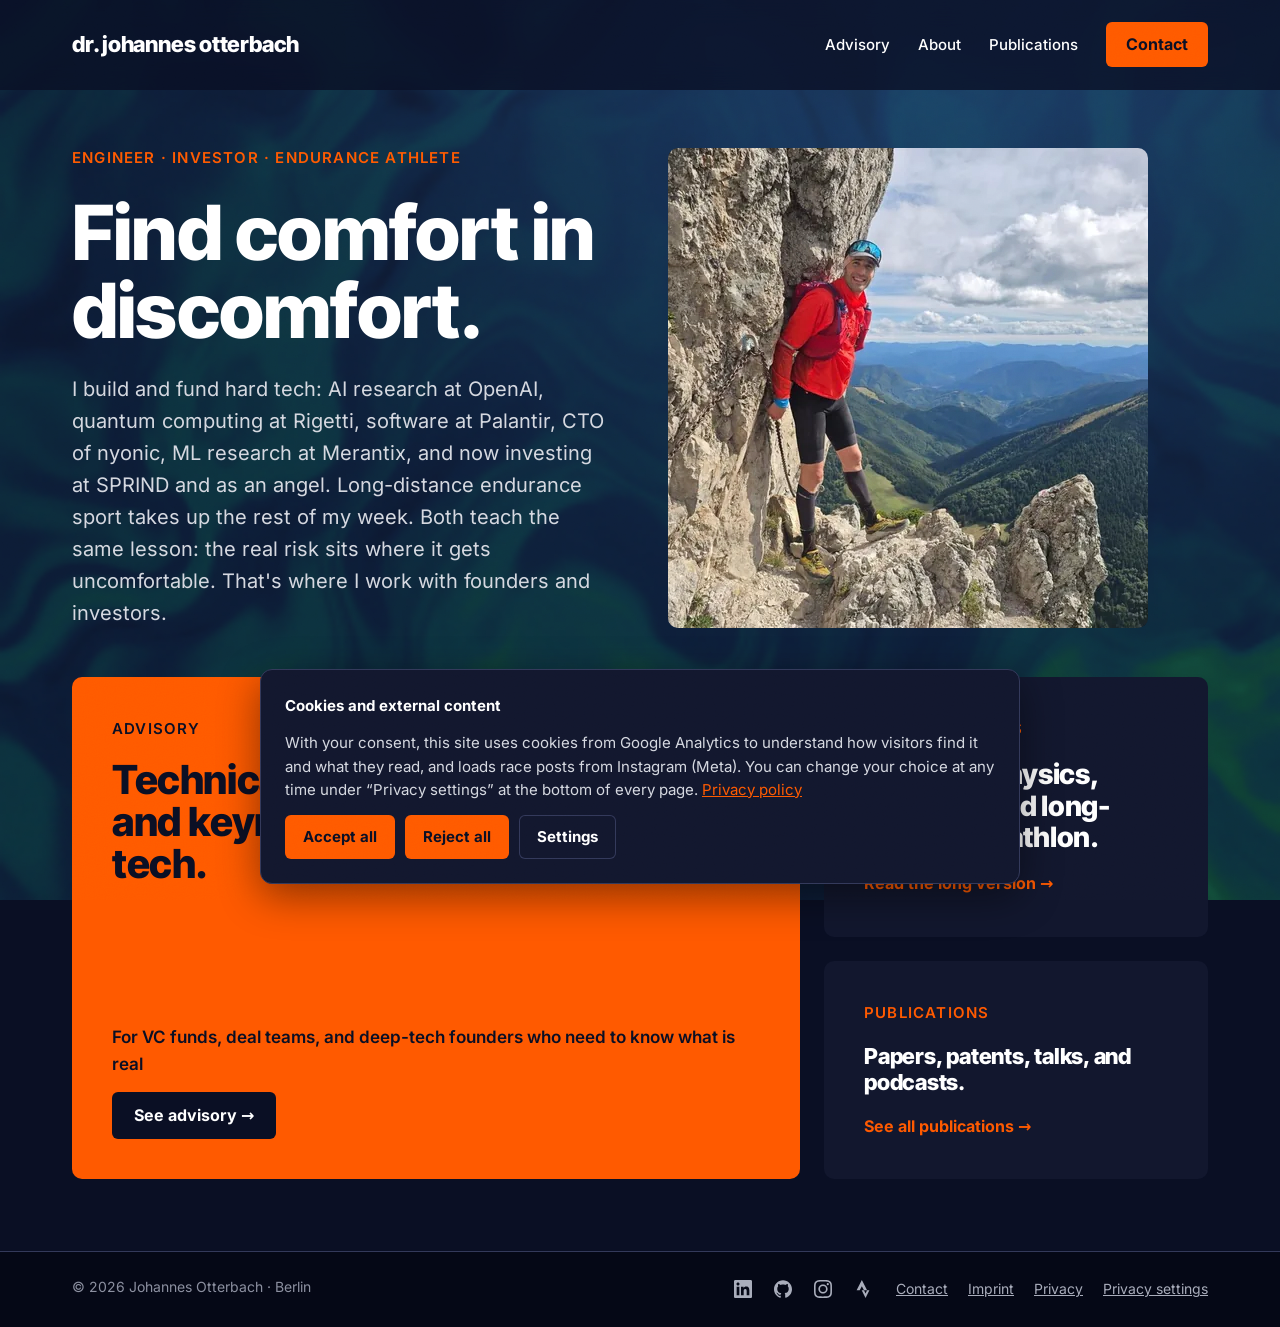
<file: index.html>
<!doctype html> <html lang="en"> <head> <meta charset="utf-8"> <meta http-equiv="Content-Security-Policy" content="default-src 'self'; script-src 'self' https://static.cloudflareinsights.com; style-src 'self'; img-src 'self' data:; connect-src 'self' https://cloudflareinsights.com; frame-src 'none'; font-src 'self'; object-src 'none'; base-uri 'self'; form-action 'none'"> <meta name="viewport" content="width=device-width,initial-scale=1"> <title>Dr. Johannes Otterbach · Engineer, investor, endurance athlete</title> <meta name="description" content="Physicist and engineer (Palantir, Rigetti, OpenAI, Merantix, nyonic) investing in deep tech. Technical due diligence, advisory, and keynotes for AI and quantum."> <meta name="author" content="Johannes Otterbach"> <meta name="robots" content="noindex, nofollow"> <meta name="theme-color" content="#0A0F24"> <meta property="og:type" content="website"> <meta property="og:site_name" content="Johannes Otterbach"> <meta property="og:title" content="Dr. Johannes Otterbach · Engineer, investor, endurance athlete"> <meta property="og:description" content="Physicist and engineer (Palantir, Rigetti, OpenAI, Merantix, nyonic) investing in deep tech. Technical due diligence, advisory, and keynotes for AI and quantum."> <meta property="og:url" content="https://preview-rwz36t5jhg.johannesotterbach.com/"> <meta property="og:image" content="https://preview-rwz36t5jhg.johannesotterbach.com/og-en.jpg"> <meta property="og:image:width" content="1200"> <meta property="og:image:height" content="630"> <meta property="og:locale" content="en_US"> <meta name="twitter:card" content="summary_large_image"> <link rel="icon" href="/favicon.ico" sizes="32x32"> <link rel="icon" href="/favicon.svg" type="image/svg+xml"> <link rel="apple-touch-icon" href="/apple-touch-icon.png"> <link rel="manifest" href="/site.webmanifest"> <link rel="preload" href="/fonts/inter-tight-latin-800-normal.woff2" as="font" type="font/woff2" crossorigin> <link rel="preload" href="/fonts/inter-latin-400-normal.woff2" as="font" type="font/woff2" crossorigin> <link rel="stylesheet" href="/style.css?v=95e95d86fc"> <script type="application/ld+json">{"@context":"https://schema.org","@graph":[{"@type":"Person","@id":"https://preview-rwz36t5jhg.johannesotterbach.com/#person","name":"Johannes Otterbach","honorificPrefix":"Dr.","url":"https://preview-rwz36t5jhg.johannesotterbach.com/","image":"https://preview-rwz36t5jhg.johannesotterbach.com/img/portrait-960.jpg","jobTitle":"Engineer and investor","description":"Physicist, engineer and investor in Berlin. PhD in quantum physics; built software, quantum and AI systems at Palantir, Rigetti Computing and OpenAI; led ML research at Merantix; co-founded nyonic as CTO. Technical due diligence, advisory and keynotes for AI and quantum.","knowsAbout":["Artificial intelligence","Machine learning","Quantum computing","Technical due diligence","Deep tech"],"alumniOf":[{"@type":"CollegeOrUniversity","name":"RPTU Kaiserslautern-Landau"},{"@type":"CollegeOrUniversity","name":"Harvard University"}],"address":{"@type":"PostalAddress","addressLocality":"Berlin","addressCountry":"DE"},"sameAs":["https://www.linkedin.com/in/jotterbach/","https://scholar.google.com/citations?user=yZS4ce8AAAAJ","https://orcid.org/0000-0002-7404-2321","https://github.com/jotterbach","https://www.instagram.com/__otterwise__/","https://www.strava.com/athletes/10854986"]},{"@type":"WebSite","@id":"https://preview-rwz36t5jhg.johannesotterbach.com/#website","url":"https://preview-rwz36t5jhg.johannesotterbach.com/","name":"Johannes Otterbach","inLanguage":["en"],"publisher":{"@id":"https://preview-rwz36t5jhg.johannesotterbach.com/#person"}},{"@type":"WebPage","url":"https://preview-rwz36t5jhg.johannesotterbach.com/","name":"Dr. Johannes Otterbach · Engineer, investor, endurance athlete","description":"Physicist and engineer (Palantir, Rigetti, OpenAI, Merantix, nyonic) investing in deep tech. Technical due diligence, advisory, and keynotes for AI and quantum.","inLanguage":"en","isPartOf":{"@id":"https://preview-rwz36t5jhg.johannesotterbach.com/#website"},"about":{"@id":"https://preview-rwz36t5jhg.johannesotterbach.com/#person"}}]}</script> <script defer="defer" src="/site.js?v=1984920b0e"></script> </head> <body> <a class="skip" href="#main">Skip to content</a> <header class="site-header"> <div class="wrap"> <a class="wordmark" href="/">dr. johannes otterbach</a> <nav class="nav" aria-label="Main"> <a href="/advisory/">Advisory</a> <a href="/about/">About</a> <a href="/publications/">Publications</a> <a class="btn" href="/imprint/#contact" data-u="sennahoj" data-d="moc.hcabrettosennahoj">Contact</a> </nav> <details class="menu"> <summary aria-label="Menu"><svg width="26" height="20" viewBox="0 0 26 20" aria-hidden="true"><rect y="1" width="26" height="3" rx="1.5" fill="#fff"/><rect y="8.5" width="26" height="3" rx="1.5" fill="#fff"/><rect y="16" width="26" height="3" rx="1.5" fill="#fff"/></svg></summary> <nav class="nav" aria-label="Menu"> <a href="/advisory/">Advisory</a> <a href="/about/">About</a> <a href="/publications/">Publications</a> <a class="btn" href="/imprint/#contact" data-u="sennahoj" data-d="moc.hcabrettosennahoj">Contact</a> </nav> </details> </div> </header> <main id="main"> <section class="wrap hero"> <div class="hero-text"> <p class="eyebrow">Engineer · Investor · Endurance athlete</p> <h1>Find comfort in discomfort.</h1> <p class="lead">I build and fund hard tech: AI research at OpenAI, quantum computing at Rigetti, software at Palantir, CTO of nyonic, ML research at Merantix, and now investing at SPRIND and as an angel. Long-distance endurance sport takes up the rest of my week. Both teach the same lesson: the real risk sits where it gets uncomfortable. That's where I work with founders and investors.</p> </div> <picture> <source type="image/webp" srcset="/img/portrait-480.webp 480w, /img/portrait-720.webp 720w, /img/portrait-960.webp 960w" sizes="(max-width: 760px) calc(100vw - 32px), 480px"> <img class="hero-img" src="/img/portrait-480.jpg" srcset="/img/portrait-480.jpg 480w, /img/portrait-720.jpg 720w, /img/portrait-960.jpg 960w" sizes="(max-width: 760px) calc(100vw - 32px), 480px" width="960" height="960" alt="Johannes Otterbach at the highest point of the Jánošík run leg on top of Veľký Rozsutec" fetchpriority="high" decoding="async"> </picture> </section> <section class="wrap cards" aria-label="Advisory / About / Publications"> <a class="card-link card-advisory" href="/advisory/"> <span class="kicker">Advisory</span> <span class="big">Technical due diligence, advisory, and keynotes for AI and quantum tech.</span> <span class="foot"><span>For VC funds, deal teams, and deep-tech founders who need to know what is real</span><span class="btn">See advisory →</span></span> </a> <div class="cards-side"> <a class="card-link card-about" href="/about/"> <span class="kicker">About Johannes</span> <span class="big">Quantum physics, startups, and long-distance triathlon.</span> <span class="more">Read the long version →</span> </a> <a class="card-link card-about card-pubs" href="/publications/"> <span class="kicker">Publications</span> <span class="big">Papers, patents, talks, and podcasts.</span> <span class="more">See all publications →</span> </a> </div> </section> </main> <footer class="site-footer"> <div class="wrap"> <span>© 2026 Johannes Otterbach · Berlin</span> <nav aria-label="Footer"> <span class="social"> <a class="icon-link" href="https://www.linkedin.com/in/jotterbach/" rel="me noopener" aria-label="LinkedIn" title="LinkedIn"><svg class="icon" viewBox="0 0 24 24" aria-hidden="true" focusable="false"><path d="M20.447 20.452h-3.554v-5.569c0-1.328-.027-3.037-1.852-3.037-1.853 0-2.136 1.445-2.136 2.939v5.667H9.351V9h3.414v1.561h.046c.477-.9 1.637-1.85 3.37-1.85 3.601 0 4.267 2.37 4.267 5.455v6.286zM5.337 7.433c-1.144 0-2.063-.926-2.063-2.065 0-1.138.92-2.063 2.063-2.063 1.14 0 2.064.925 2.064 2.063 0 1.139-.925 2.065-2.064 2.065zm1.782 13.019H3.555V9h3.564v11.452zM22.225 0H1.771C.792 0 0 .774 0 1.729v20.542C0 23.227.792 24 1.771 24h20.451C23.2 24 24 23.227 24 22.271V1.729C24 .774 23.2 0 22.222 0h.003z"/></svg></a> <a class="icon-link" href="https://github.com/jotterbach" rel="me noopener" aria-label="GitHub" title="GitHub"><svg class="icon" viewBox="0 0 24 24" aria-hidden="true" focusable="false"><path d="M12 .297c-6.63 0-12 5.373-12 12 0 5.303 3.438 9.8 8.205 11.385.6.113.82-.258.82-.577 0-.285-.01-1.04-.015-2.04-3.338.724-4.042-1.61-4.042-1.61C4.422 18.07 3.633 17.7 3.633 17.7c-1.087-.744.084-.729.084-.729 1.205.084 1.838 1.236 1.838 1.236 1.07 1.835 2.809 1.305 3.495.998.108-.776.417-1.305.76-1.605-2.665-.3-5.466-1.332-5.466-5.93 0-1.31.465-2.38 1.235-3.22-.135-.303-.54-1.523.105-3.176 0 0 1.005-.322 3.3 1.23.96-.267 1.98-.399 3-.405 1.02.006 2.04.138 3 .405 2.28-1.552 3.285-1.23 3.285-1.23.645 1.653.24 2.873.12 3.176.765.84 1.23 1.91 1.23 3.22 0 4.61-2.805 5.625-5.475 5.92.42.36.81 1.096.81 2.22 0 1.606-.015 2.896-.015 3.286 0 .315.21.69.825.57C20.565 22.092 24 17.592 24 12.297c0-6.627-5.373-12-12-12"/></svg></a> <a class="icon-link" href="https://www.instagram.com/__otterwise__/" rel="me noopener" aria-label="Instagram" title="Instagram"><svg class="icon" viewBox="0 0 24 24" aria-hidden="true" focusable="false"><path d="M7.0301.084c-1.2768.0602-2.1487.264-2.911.5634-.7888.3075-1.4575.72-2.1228 1.3877-.6652.6677-1.075 1.3368-1.3802 2.127-.2954.7638-.4956 1.6365-.552 2.914-.0564 1.2775-.0689 1.6882-.0626 4.947.0062 3.2586.0206 3.6671.0825 4.9473.061 1.2765.264 2.1482.5635 2.9107.308.7889.72 1.4573 1.388 2.1228.6679.6655 1.3365 1.0743 2.1285 1.38.7632.295 1.6361.4961 2.9134.552 1.2773.056 1.6884.069 4.9462.0627 3.2578-.0062 3.668-.0207 4.9478-.0814 1.28-.0607 2.147-.2652 2.9098-.5633.7889-.3086 1.4578-.72 2.1228-1.3881.665-.6682 1.0745-1.3378 1.3795-2.1284.2957-.7632.4966-1.636.552-2.9124.056-1.2809.0692-1.6898.063-4.948-.0063-3.2583-.021-3.6668-.0817-4.9465-.0607-1.2797-.264-2.1487-.5633-2.9117-.3084-.7889-.72-1.4568-1.3876-2.1228C21.2982 1.33 20.628.9208 19.8378.6165 19.074.321 18.2017.1197 16.9244.0645 15.6471.0093 15.236-.005 11.977.0014 8.718.0076 8.31.0215 7.0301.0839m.1402 21.6932c-1.17-.0509-1.8053-.2453-2.2287-.408-.5606-.216-.96-.4771-1.3819-.895-.422-.4178-.6811-.8186-.9-1.378-.1644-.4234-.3624-1.058-.4171-2.228-.0595-1.2645-.072-1.6442-.079-4.848-.007-3.2037.0053-3.583.0607-4.848.05-1.169.2456-1.805.408-2.2282.216-.5613.4762-.96.895-1.3816.4188-.4217.8184-.6814 1.3783-.9003.423-.1651 1.0575-.3614 2.227-.4171 1.2655-.06 1.6447-.072 4.848-.079 3.2033-.007 3.5835.005 4.8495.0608 1.169.0508 1.8053.2445 2.228.408.5608.216.96.4754 1.3816.895.4217.4194.6816.8176.9005 1.3787.1653.4217.3617 1.056.4169 2.2263.0602 1.2655.0739 1.645.0796 4.848.0058 3.203-.0055 3.5834-.061 4.848-.051 1.17-.245 1.8055-.408 2.2294-.216.5604-.4763.96-.8954 1.3814-.419.4215-.8181.6811-1.3783.9-.4224.1649-1.0577.3617-2.2262.4174-1.2656.0595-1.6448.072-4.8493.079-3.2045.007-3.5825-.006-4.848-.0608M16.953 5.5864A1.44 1.44 0 1 0 18.39 4.144a1.44 1.44 0 0 0-1.437 1.4424M5.8385 12.012c.0067 3.4032 2.7706 6.1557 6.173 6.1493 3.4026-.0065 6.157-2.7701 6.1506-6.1733-.0065-3.4032-2.771-6.1565-6.174-6.1498-3.403.0067-6.156 2.771-6.1496 6.1738M8 12.0077a4 4 0 1 1 4.008 3.9921A3.9996 3.9996 0 0 1 8 12.0077"/></svg></a> <a class="icon-link" href="https://www.strava.com/athletes/10854986" rel="me noopener" aria-label="Strava" title="Strava"><svg class="icon" viewBox="0 0 24 24" aria-hidden="true" focusable="false"><path d="M15.387 17.944l-2.089-4.116h-3.065L15.387 24l5.15-10.172h-3.066m-7.008-5.599l2.836 5.598h4.172L10.463 0l-7 13.828h4.169"/></svg></a> </span> <a href="/imprint/#contact" data-u="sennahoj" data-d="moc.hcabrettosennahoj">Contact</a> <a href="/imprint/">Imprint</a> <a href="/privacy/">Privacy</a> <a href="/privacy/" data-consent-open>Privacy settings</a> </nav> </div> </footer> <section id="consent" class="consent" role="dialog" aria-labelledby="consent-title" hidden> <div class="consent-box"> <p id="consent-title" class="consent-title">Cookies and external content</p> <p>With your consent, this site uses cookies from Google Analytics to understand how visitors find it and what they read, and loads race posts from Instagram (Meta). You can change your choice at any time under “Privacy settings” at the bottom of every page. <a href="/privacy/">Privacy policy</a></p> <div class="consent-settings" hidden> <label class="consent-row"><input type="checkbox" checked="checked" disabled="disabled"><span><strong>Necessary</strong> Keeps the site running and remembers your choice. Always on.</span></label> <label class="consent-row"><input type="checkbox" name="stats"><span><strong>Statistics</strong> Google Analytics: which pages are read and where visitors come from.</span></label> <label class="consent-row"><input type="checkbox" name="media"><span><strong>External media</strong> Instagram (Meta): shows the race posts on the About page.</span></label> <button type="button" class="btn ghost" data-act="save">Save choice</button> </div> <div class="consent-actions"> <button type="button" class="btn" data-act="all">Accept all</button> <button type="button" class="btn" data-act="none">Reject all</button> <button type="button" class="btn ghost" data-act="settings">Settings</button> </div> </div> </section> </body> </html>
</file>
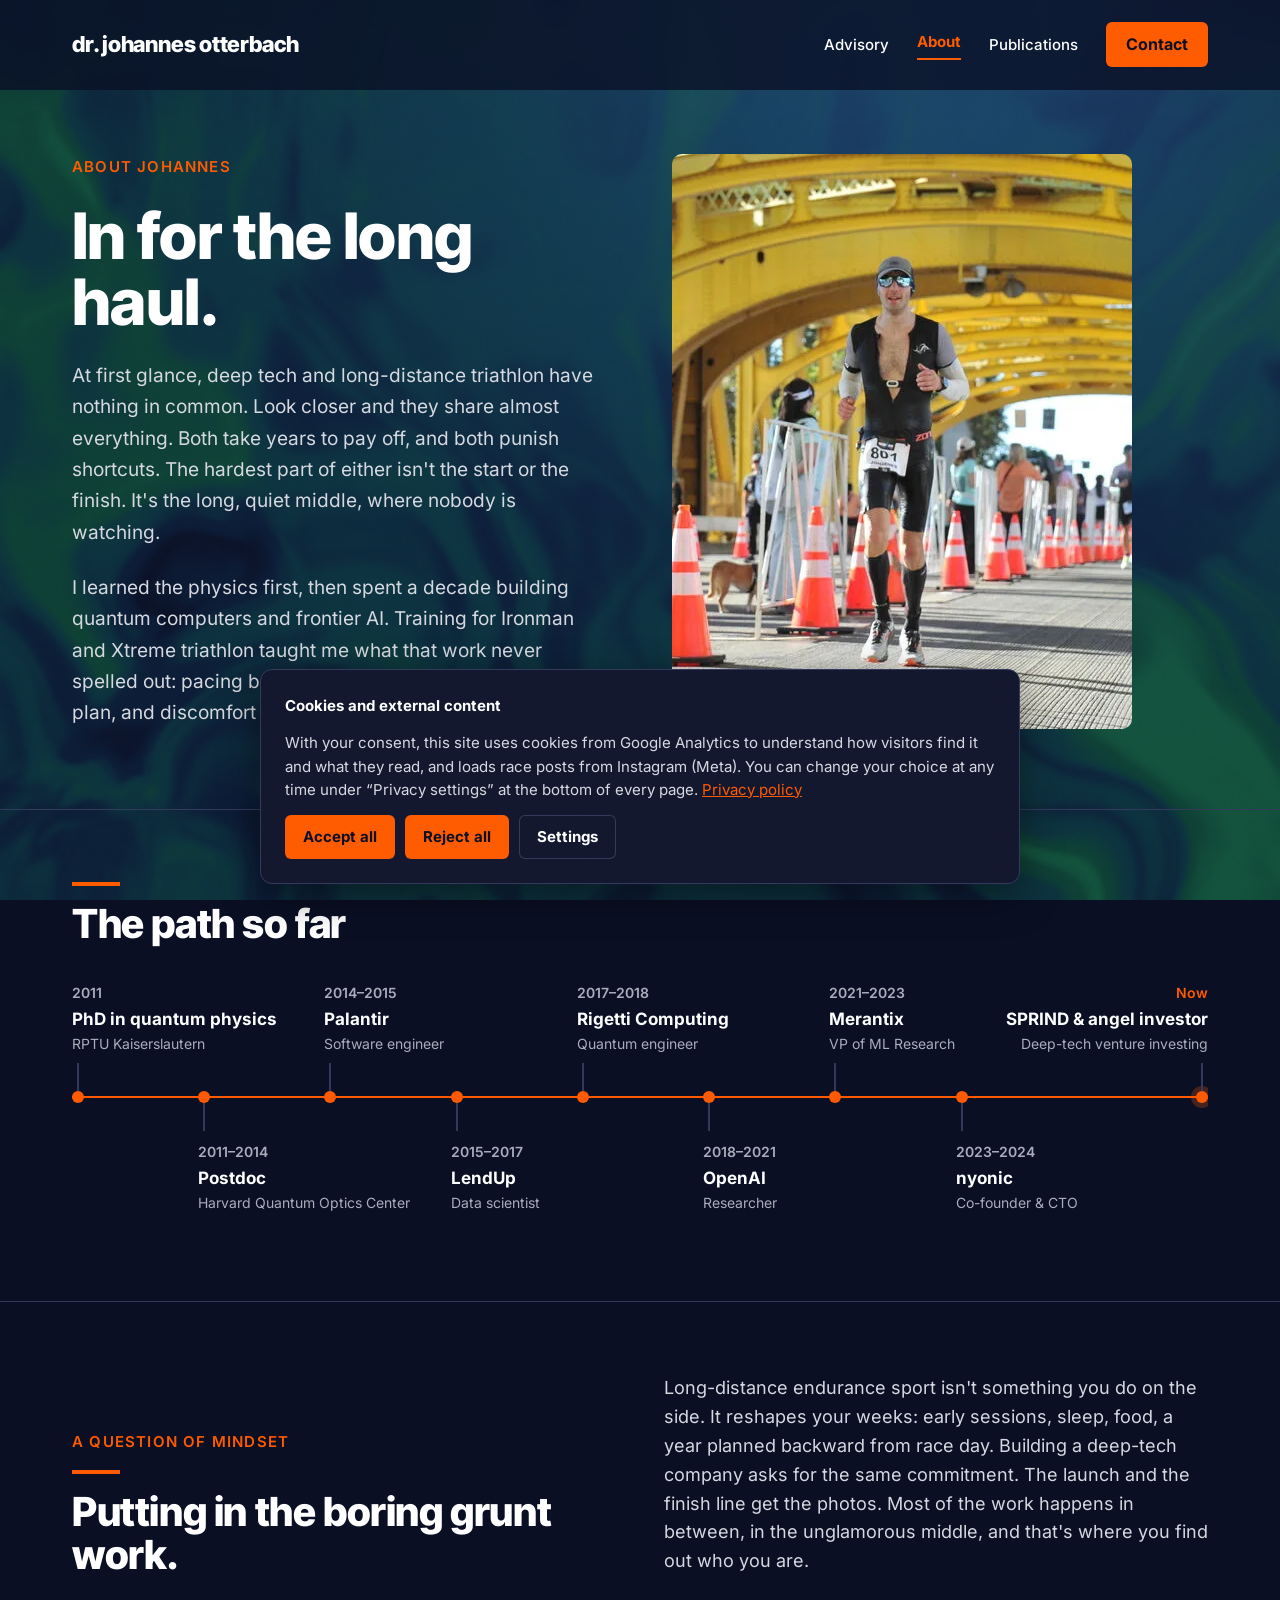
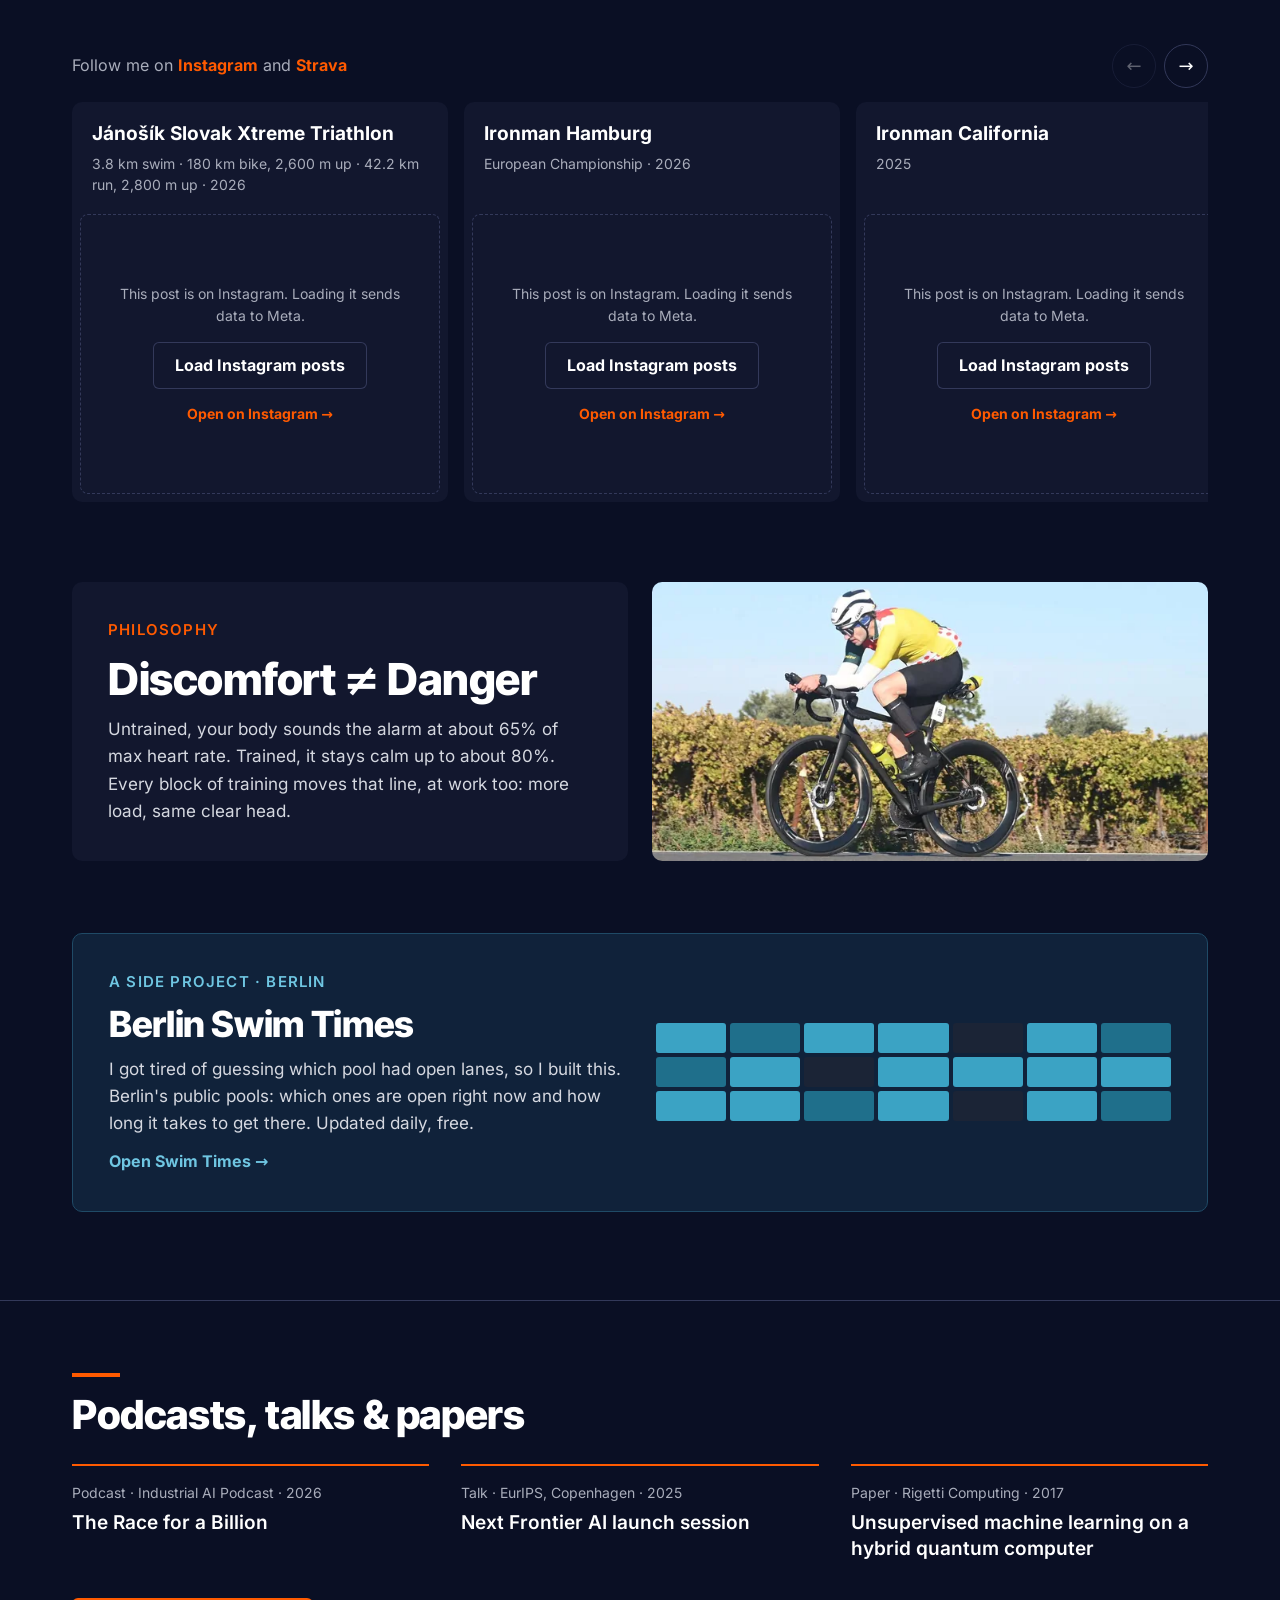
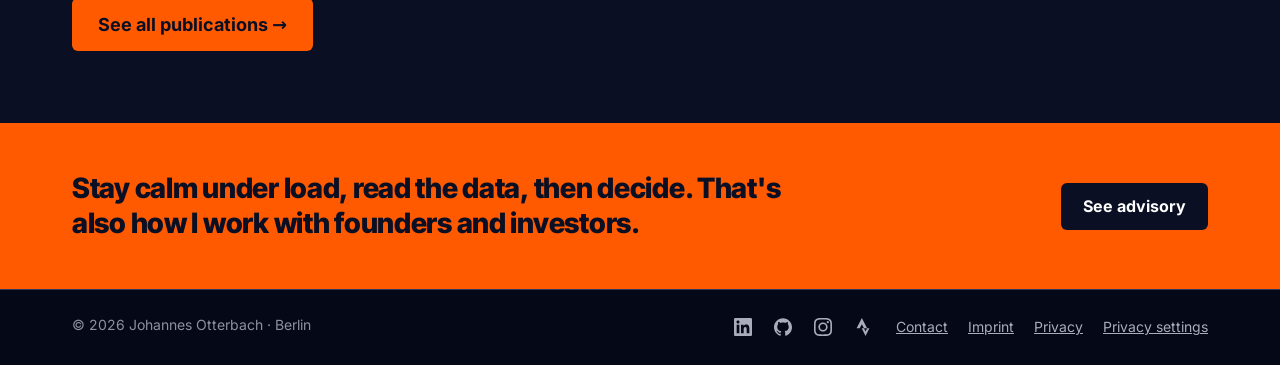
<file: about/index.html>
<!doctype html> <html lang="en"> <head> <meta charset="utf-8"> <meta http-equiv="Content-Security-Policy" content="default-src 'self'; script-src 'self' https://static.cloudflareinsights.com https://www.instagram.com; style-src 'self'; style-src-attr 'unsafe-inline'; img-src 'self' data:; connect-src 'self' https://cloudflareinsights.com; frame-src https://www.instagram.com; font-src 'self'; object-src 'none'; base-uri 'self'; form-action 'none'"> <meta name="viewport" content="width=device-width,initial-scale=1"> <title>About · Dr. Johannes Otterbach</title> <meta name="description" content="Physicist, engineer, and investor in Berlin: PhD in quantum physics, Harvard postdoc, Palantir, Rigetti, OpenAI, Merantix, nyonic, SPRIND. Ironman and Xtreme triathlon finisher."> <meta name="author" content="Johannes Otterbach"> <meta name="robots" content="noindex, nofollow"> <meta name="theme-color" content="#0A0F24"> <meta property="og:type" content="profile"> <meta property="og:site_name" content="Johannes Otterbach"> <meta property="og:title" content="About · Dr. Johannes Otterbach"> <meta property="og:description" content="Physicist, engineer, and investor in Berlin: PhD in quantum physics, Harvard postdoc, Palantir, Rigetti, OpenAI, Merantix, nyonic, SPRIND. Ironman and Xtreme triathlon finisher."> <meta property="og:url" content="https://preview-rwz36t5jhg.johannesotterbach.com/about/"> <meta property="og:image" content="https://preview-rwz36t5jhg.johannesotterbach.com/og-en.jpg"> <meta property="og:image:width" content="1200"> <meta property="og:image:height" content="630"> <meta property="og:locale" content="en_US"> <meta name="twitter:card" content="summary_large_image"> <link rel="icon" href="/favicon.ico" sizes="32x32"> <link rel="icon" href="/favicon.svg" type="image/svg+xml"> <link rel="apple-touch-icon" href="/apple-touch-icon.png"> <link rel="manifest" href="/site.webmanifest"> <link rel="preload" href="/fonts/inter-tight-latin-800-normal.woff2" as="font" type="font/woff2" crossorigin> <link rel="preload" href="/fonts/inter-latin-400-normal.woff2" as="font" type="font/woff2" crossorigin> <link rel="stylesheet" href="/style.css?v=95e95d86fc"> <script type="application/ld+json">{"@context":"https://schema.org","@graph":[{"@type":"Person","@id":"https://preview-rwz36t5jhg.johannesotterbach.com/#person","name":"Johannes Otterbach","honorificPrefix":"Dr.","url":"https://preview-rwz36t5jhg.johannesotterbach.com/","image":"https://preview-rwz36t5jhg.johannesotterbach.com/img/portrait-960.jpg","jobTitle":"Engineer and investor","description":"Physicist, engineer and investor in Berlin. PhD in quantum physics; built software, quantum and AI systems at Palantir, Rigetti Computing and OpenAI; led ML research at Merantix; co-founded nyonic as CTO. Technical due diligence, advisory and keynotes for AI and quantum.","knowsAbout":["Artificial intelligence","Machine learning","Quantum computing","Technical due diligence","Deep tech"],"alumniOf":[{"@type":"CollegeOrUniversity","name":"RPTU Kaiserslautern-Landau"},{"@type":"CollegeOrUniversity","name":"Harvard University"}],"address":{"@type":"PostalAddress","addressLocality":"Berlin","addressCountry":"DE"},"sameAs":["https://www.linkedin.com/in/jotterbach/","https://scholar.google.com/citations?user=yZS4ce8AAAAJ","https://orcid.org/0000-0002-7404-2321","https://github.com/jotterbach","https://www.instagram.com/__otterwise__/","https://www.strava.com/athletes/10854986"]},{"@type":"WebSite","@id":"https://preview-rwz36t5jhg.johannesotterbach.com/#website","url":"https://preview-rwz36t5jhg.johannesotterbach.com/","name":"Johannes Otterbach","inLanguage":["en"],"publisher":{"@id":"https://preview-rwz36t5jhg.johannesotterbach.com/#person"}},{"@type":"WebPage","url":"https://preview-rwz36t5jhg.johannesotterbach.com/about/","name":"About · Dr. Johannes Otterbach","description":"Physicist, engineer, and investor in Berlin: PhD in quantum physics, Harvard postdoc, Palantir, Rigetti, OpenAI, Merantix, nyonic, SPRIND. Ironman and Xtreme triathlon finisher.","inLanguage":"en","isPartOf":{"@id":"https://preview-rwz36t5jhg.johannesotterbach.com/#website"},"about":{"@id":"https://preview-rwz36t5jhg.johannesotterbach.com/#person"}}]}</script> <script defer="defer" src="/site.js?v=1984920b0e"></script> </head> <body> <a class="skip" href="#main">Skip to content</a> <header class="site-header"> <div class="wrap"> <a class="wordmark" href="/">dr. johannes otterbach</a> <nav class="nav" aria-label="Main"> <a href="/advisory/">Advisory</a> <a href="/about/" aria-current="page">About</a> <a href="/publications/">Publications</a> <a class="btn" href="/imprint/#contact" data-u="sennahoj" data-d="moc.hcabrettosennahoj">Contact</a> </nav> <details class="menu"> <summary aria-label="Menu"><svg width="26" height="20" viewBox="0 0 26 20" aria-hidden="true"><rect y="1" width="26" height="3" rx="1.5" fill="#fff"/><rect y="8.5" width="26" height="3" rx="1.5" fill="#fff"/><rect y="16" width="26" height="3" rx="1.5" fill="#fff"/></svg></summary> <nav class="nav" aria-label="Menu"> <a href="/advisory/">Advisory</a> <a href="/about/" aria-current="page">About</a> <a href="/publications/">Publications</a> <a class="btn" href="/imprint/#contact" data-u="sennahoj" data-d="moc.hcabrettosennahoj">Contact</a> </nav> </details> </div> </header> <main id="main"> <section class="wrap about-hero"> <div class="col"> <p class="eyebrow">About Johannes</p> <h1>In for the long haul.</h1> <p>At first glance, deep tech and long-distance triathlon have nothing in common. Look closer and they share almost everything. Both take years to pay off, and both punish shortcuts. The hardest part of either isn't the start or the finish. It's the long, quiet middle, where nobody is watching.</p> <p>I learned the physics first, then spent a decade building quantum computers and frontier AI. Training for Ironman and Xtreme triathlon taught me what that work never spelled out: pacing beats intensity, recovery is part of the plan, and discomfort is information, not a stop sign.</p> </div> <figure> <picture> <source type="image/webp" srcset="/img/sacramento-460.webp 460w, /img/sacramento-720.webp 720w, /img/sacramento-880.webp 880w" sizes="(max-width: 760px) calc(100vw - 32px), 460px"> <img src="/img/sacramento-460.jpg" srcset="/img/sacramento-460.jpg 460w, /img/sacramento-720.jpg 720w, /img/sacramento-880.jpg 880w" sizes="(max-width: 760px) calc(100vw - 32px), 460px" width="880" height="1100" alt="Johannes Otterbach running across the yellow Tower Bridge in Sacramento during Ironman California" fetchpriority="high" decoding="async"> </picture> </figure> </section> <section class="rule-top"> <div class="wrap block"> <h2 class="section-title">The path so far</h2> <div class="timeline-scroll" tabindex="0" aria-label="The path so far"> <ol class="timeline tl-n9"> <li class="tl-up"> <div class="tl-box"><div class="tl-inner"><span class="tl-text"><span class="tl-year">2011</span><span class="tl-title">PhD in quantum physics</span><span class="tl-desc">RPTU Kaiserslautern</span></span><span class="tl-stem"></span></div></div> <div class="tl-dot"><span></span></div> </li> <li class="tl-down"> <div class="tl-box"><div class="tl-inner"><span class="tl-stem"></span><span class="tl-text"><span class="tl-year">2011–2014</span><span class="tl-title">Postdoc</span><span class="tl-desc">Harvard Quantum Optics Center</span></span></div></div> <div class="tl-dot"><span></span></div> </li> <li class="tl-up"> <div class="tl-box"><div class="tl-inner"><span class="tl-text"><span class="tl-year">2014–2015</span><span class="tl-title">Palantir</span><span class="tl-desc">Software engineer</span></span><span class="tl-stem"></span></div></div> <div class="tl-dot"><span></span></div> </li> <li class="tl-down"> <div class="tl-box"><div class="tl-inner"><span class="tl-stem"></span><span class="tl-text"><span class="tl-year">2015–2017</span><span class="tl-title">LendUp</span><span class="tl-desc">Data scientist</span></span></div></div> <div class="tl-dot"><span></span></div> </li> <li class="tl-up"> <div class="tl-box"><div class="tl-inner"><span class="tl-text"><span class="tl-year">2017–2018</span><span class="tl-title">Rigetti Computing</span><span class="tl-desc">Quantum engineer</span></span><span class="tl-stem"></span></div></div> <div class="tl-dot"><span></span></div> </li> <li class="tl-down"> <div class="tl-box"><div class="tl-inner"><span class="tl-stem"></span><span class="tl-text"><span class="tl-year">2018–2021</span><span class="tl-title">OpenAI</span><span class="tl-desc">Researcher</span></span></div></div> <div class="tl-dot"><span></span></div> </li> <li class="tl-up"> <div class="tl-box"><div class="tl-inner"><span class="tl-text"><span class="tl-year">2021–2023</span><span class="tl-title">Merantix</span><span class="tl-desc">VP of ML Research</span></span><span class="tl-stem"></span></div></div> <div class="tl-dot"><span></span></div> </li> <li class="tl-down"> <div class="tl-box"><div class="tl-inner"><span class="tl-stem"></span><span class="tl-text"><span class="tl-year">2023–2024</span><span class="tl-title">nyonic</span><span class="tl-desc">Co-founder &amp; CTO</span></span></div></div> <div class="tl-dot"><span></span></div> </li> <li class="tl-up tl-last"> <div class="tl-box"><div class="tl-inner"><span class="tl-text"><span class="tl-year">Now</span><span class="tl-title">SPRIND &amp; angel investor</span><span class="tl-desc">Deep-tech venture investing</span></span><span class="tl-stem"></span></div></div> <div class="tl-dot"><span></span></div> </li> </ol> </div> </div> </section> <section class="rule-top"> <div class="wrap block"> <div class="long-head"> <div><p class="eyebrow">A question of mindset</p><h2 class="section-title">Putting in the boring grunt work.</h2></div> <p>Long-distance endurance sport isn't something you do on the side. It reshapes your weeks: early sessions, sleep, food, a year planned backward from race day. Building a deep-tech company asks for the same commitment. The launch and the finish line get the photos. Most of the work happens in between, in the unglamorous middle, and that's where you find out who you are.</p> </div> <div class="carousel"> <div class="carousel-head"> <p class="follow">Follow me on <a href="https://www.instagram.com/__otterwise__/" rel="me noopener">Instagram</a> and <a href="https://www.strava.com/athletes/10854986" rel="me noopener">Strava</a></p> <div class="carousel-nav" aria-hidden="true"><button type="button" data-scroll="-1" tabindex="-1">←</button><button type="button" data-scroll="1" tabindex="-1">→</button></div> </div> <ul class="race-cards" tabindex="0" aria-label="Races"> <li class="race-card"><div class="race-body"><span class="name">Jánošík Slovak Xtreme Triathlon</span><span class="detail">3.8 km swim · 180 km bike, 2,600 m up · 42.2 km run, 2,800 m up · 2026</span></div> <div class="ig-slot" data-ig="https://www.instagram.com/p/Ddw2kVbjSoY/"><p>This post is on Instagram. Loading it sends data to Meta.</p><button type="button" class="btn ghost" data-ig-load>Load Instagram posts</button><a href="https://www.instagram.com/p/Ddw2kVbjSoY/" rel="noopener">Open on Instagram →</a></div> </li> <li class="race-card"><div class="race-body"><span class="name">Ironman Hamburg</span><span class="detail">European Championship · 2026</span></div> <div class="ig-slot" data-ig="https://www.instagram.com/p/DZhpN5ZkfVi/"><p>This post is on Instagram. Loading it sends data to Meta.</p><button type="button" class="btn ghost" data-ig-load>Load Instagram posts</button><a href="https://www.instagram.com/p/DZhpN5ZkfVi/" rel="noopener">Open on Instagram →</a></div> </li> <li class="race-card"><div class="race-body"><span class="name">Ironman California</span><span class="detail">2025</span></div> <div class="ig-slot" data-ig="https://www.instagram.com/reel/DQRLTYklevM/"><p>This post is on Instagram. Loading it sends data to Meta.</p><button type="button" class="btn ghost" data-ig-load>Load Instagram posts</button><a href="https://www.instagram.com/reel/DQRLTYklevM/" rel="noopener">Open on Instagram →</a></div> </li> <li class="race-card"><div class="race-body"><span class="name">MIUT 40</span><span class="detail">Madeira Island Ultra Trail · +1,500 m / −2,200 m · 2026</span></div> <div class="ig-slot" data-ig="https://www.instagram.com/p/DX4z-1rjaJf/"><p>This post is on Instagram. Loading it sends data to Meta.</p><button type="button" class="btn ghost" data-ig-load>Load Instagram posts</button><a href="https://www.instagram.com/p/DX4z-1rjaJf/" rel="noopener">Open on Instagram →</a></div> </li> </ul> </div> <div class="long-grid"> <div class="dd-panel"><p class="eyebrow">Philosophy</p><p class="big">Discomfort ≠ Danger</p><p>Untrained, your body sounds the alarm at about 65% of max heart rate. Trained, it stays calm up to about 80%. Every block of training moves that line, at work too: more load, same clear head.</p></div> <picture> <source type="image/webp" srcset="/img/bike-800.webp 800w, /img/bike-1600.webp 1600w" sizes="(max-width: 760px) calc(100vw - 32px), 580px"> <img src="/img/bike-800.jpg" srcset="/img/bike-800.jpg 800w, /img/bike-1600.jpg 1600w" sizes="(max-width: 760px) calc(100vw - 32px), 580px" width="1600" height="700" alt="Johannes on the bike leg of a triathlon, riding past vineyards" loading="lazy" decoding="async"> </picture> </div> </div> </section> <div class="wrap"> <a class="swim" href="https://berlin-swim-times.johannesotterbach.com/en/"> <span class="swim-copy"> <span class="kicker">A side project · Berlin</span> <span class="big">Berlin Swim Times</span> <span class="swim-p">I got tired of guessing which pool had open lanes, so I built this. Berlin's public pools: which ones are open right now and how long it takes to get there. Updated daily, free.</span> <span class="go">Open Swim Times →</span> </span> <span class="swim-grid" aria-hidden="true"><span></span><span class="m"></span><span></span><span></span><span class="c"></span><span></span><span class="m"></span><span class="m"></span><span></span><span class="c"></span><span></span><span></span><span></span><span></span><span></span><span></span><span class="m"></span><span></span><span class="c"></span><span></span><span class="m"></span></span> </a> </div> <section class="rule-top" id="media"> <div class="wrap block"> <h2 class="section-title">Podcasts, talks &amp; papers</h2> <div class="media-grid"> <a href="https://aipod.de/the-race-for-a-billion/" rel="noopener"><span class="meta">Podcast · Industrial AI Podcast · 2026</span><span class="title">The Race for a Billion</span></a> <a href="https://next-frontier.ai/" rel="noopener"><span class="meta">Talk · EurIPS, Copenhagen · 2025</span><span class="title">Next Frontier AI launch session</span></a> <a href="https://arxiv.org/abs/1712.05771" rel="noopener"><span class="meta">Paper · Rigetti Computing · 2017</span><span class="title">Unsupervised machine learning on a hybrid quantum computer</span></a> </div> <div class="media-more"> <a class="btn" href="/publications/">See all publications →</a> </div> </div> </section> <section class="bridge"> <div class="wrap"><p>Stay calm under load, read the data, then decide. That's also how I work with founders and investors.</p><a class="btn dark" href="/advisory/">See advisory</a></div> </section> </main> <footer class="site-footer"> <div class="wrap"> <span>© 2026 Johannes Otterbach · Berlin</span> <nav aria-label="Footer"> <span class="social"> <a class="icon-link" href="https://www.linkedin.com/in/jotterbach/" rel="me noopener" aria-label="LinkedIn" title="LinkedIn"><svg class="icon" viewBox="0 0 24 24" aria-hidden="true" focusable="false"><path d="M20.447 20.452h-3.554v-5.569c0-1.328-.027-3.037-1.852-3.037-1.853 0-2.136 1.445-2.136 2.939v5.667H9.351V9h3.414v1.561h.046c.477-.9 1.637-1.85 3.37-1.85 3.601 0 4.267 2.37 4.267 5.455v6.286zM5.337 7.433c-1.144 0-2.063-.926-2.063-2.065 0-1.138.92-2.063 2.063-2.063 1.14 0 2.064.925 2.064 2.063 0 1.139-.925 2.065-2.064 2.065zm1.782 13.019H3.555V9h3.564v11.452zM22.225 0H1.771C.792 0 0 .774 0 1.729v20.542C0 23.227.792 24 1.771 24h20.451C23.2 24 24 23.227 24 22.271V1.729C24 .774 23.2 0 22.222 0h.003z"/></svg></a> <a class="icon-link" href="https://github.com/jotterbach" rel="me noopener" aria-label="GitHub" title="GitHub"><svg class="icon" viewBox="0 0 24 24" aria-hidden="true" focusable="false"><path d="M12 .297c-6.63 0-12 5.373-12 12 0 5.303 3.438 9.8 8.205 11.385.6.113.82-.258.82-.577 0-.285-.01-1.04-.015-2.04-3.338.724-4.042-1.61-4.042-1.61C4.422 18.07 3.633 17.7 3.633 17.7c-1.087-.744.084-.729.084-.729 1.205.084 1.838 1.236 1.838 1.236 1.07 1.835 2.809 1.305 3.495.998.108-.776.417-1.305.76-1.605-2.665-.3-5.466-1.332-5.466-5.93 0-1.31.465-2.38 1.235-3.22-.135-.303-.54-1.523.105-3.176 0 0 1.005-.322 3.3 1.23.96-.267 1.98-.399 3-.405 1.02.006 2.04.138 3 .405 2.28-1.552 3.285-1.23 3.285-1.23.645 1.653.24 2.873.12 3.176.765.84 1.23 1.91 1.23 3.22 0 4.61-2.805 5.625-5.475 5.92.42.36.81 1.096.81 2.22 0 1.606-.015 2.896-.015 3.286 0 .315.21.69.825.57C20.565 22.092 24 17.592 24 12.297c0-6.627-5.373-12-12-12"/></svg></a> <a class="icon-link" href="https://www.instagram.com/__otterwise__/" rel="me noopener" aria-label="Instagram" title="Instagram"><svg class="icon" viewBox="0 0 24 24" aria-hidden="true" focusable="false"><path d="M7.0301.084c-1.2768.0602-2.1487.264-2.911.5634-.7888.3075-1.4575.72-2.1228 1.3877-.6652.6677-1.075 1.3368-1.3802 2.127-.2954.7638-.4956 1.6365-.552 2.914-.0564 1.2775-.0689 1.6882-.0626 4.947.0062 3.2586.0206 3.6671.0825 4.9473.061 1.2765.264 2.1482.5635 2.9107.308.7889.72 1.4573 1.388 2.1228.6679.6655 1.3365 1.0743 2.1285 1.38.7632.295 1.6361.4961 2.9134.552 1.2773.056 1.6884.069 4.9462.0627 3.2578-.0062 3.668-.0207 4.9478-.0814 1.28-.0607 2.147-.2652 2.9098-.5633.7889-.3086 1.4578-.72 2.1228-1.3881.665-.6682 1.0745-1.3378 1.3795-2.1284.2957-.7632.4966-1.636.552-2.9124.056-1.2809.0692-1.6898.063-4.948-.0063-3.2583-.021-3.6668-.0817-4.9465-.0607-1.2797-.264-2.1487-.5633-2.9117-.3084-.7889-.72-1.4568-1.3876-2.1228C21.2982 1.33 20.628.9208 19.8378.6165 19.074.321 18.2017.1197 16.9244.0645 15.6471.0093 15.236-.005 11.977.0014 8.718.0076 8.31.0215 7.0301.0839m.1402 21.6932c-1.17-.0509-1.8053-.2453-2.2287-.408-.5606-.216-.96-.4771-1.3819-.895-.422-.4178-.6811-.8186-.9-1.378-.1644-.4234-.3624-1.058-.4171-2.228-.0595-1.2645-.072-1.6442-.079-4.848-.007-3.2037.0053-3.583.0607-4.848.05-1.169.2456-1.805.408-2.2282.216-.5613.4762-.96.895-1.3816.4188-.4217.8184-.6814 1.3783-.9003.423-.1651 1.0575-.3614 2.227-.4171 1.2655-.06 1.6447-.072 4.848-.079 3.2033-.007 3.5835.005 4.8495.0608 1.169.0508 1.8053.2445 2.228.408.5608.216.96.4754 1.3816.895.4217.4194.6816.8176.9005 1.3787.1653.4217.3617 1.056.4169 2.2263.0602 1.2655.0739 1.645.0796 4.848.0058 3.203-.0055 3.5834-.061 4.848-.051 1.17-.245 1.8055-.408 2.2294-.216.5604-.4763.96-.8954 1.3814-.419.4215-.8181.6811-1.3783.9-.4224.1649-1.0577.3617-2.2262.4174-1.2656.0595-1.6448.072-4.8493.079-3.2045.007-3.5825-.006-4.848-.0608M16.953 5.5864A1.44 1.44 0 1 0 18.39 4.144a1.44 1.44 0 0 0-1.437 1.4424M5.8385 12.012c.0067 3.4032 2.7706 6.1557 6.173 6.1493 3.4026-.0065 6.157-2.7701 6.1506-6.1733-.0065-3.4032-2.771-6.1565-6.174-6.1498-3.403.0067-6.156 2.771-6.1496 6.1738M8 12.0077a4 4 0 1 1 4.008 3.9921A3.9996 3.9996 0 0 1 8 12.0077"/></svg></a> <a class="icon-link" href="https://www.strava.com/athletes/10854986" rel="me noopener" aria-label="Strava" title="Strava"><svg class="icon" viewBox="0 0 24 24" aria-hidden="true" focusable="false"><path d="M15.387 17.944l-2.089-4.116h-3.065L15.387 24l5.15-10.172h-3.066m-7.008-5.599l2.836 5.598h4.172L10.463 0l-7 13.828h4.169"/></svg></a> </span> <a href="/imprint/#contact" data-u="sennahoj" data-d="moc.hcabrettosennahoj">Contact</a> <a href="/imprint/">Imprint</a> <a href="/privacy/">Privacy</a> <a href="/privacy/" data-consent-open>Privacy settings</a> </nav> </div> </footer> <section id="consent" class="consent" role="dialog" aria-labelledby="consent-title" hidden> <div class="consent-box"> <p id="consent-title" class="consent-title">Cookies and external content</p> <p>With your consent, this site uses cookies from Google Analytics to understand how visitors find it and what they read, and loads race posts from Instagram (Meta). You can change your choice at any time under “Privacy settings” at the bottom of every page. <a href="/privacy/">Privacy policy</a></p> <div class="consent-settings" hidden> <label class="consent-row"><input type="checkbox" checked="checked" disabled="disabled"><span><strong>Necessary</strong> Keeps the site running and remembers your choice. Always on.</span></label> <label class="consent-row"><input type="checkbox" name="stats"><span><strong>Statistics</strong> Google Analytics: which pages are read and where visitors come from.</span></label> <label class="consent-row"><input type="checkbox" name="media"><span><strong>External media</strong> Instagram (Meta): shows the race posts on the About page.</span></label> <button type="button" class="btn ghost" data-act="save">Save choice</button> </div> <div class="consent-actions"> <button type="button" class="btn" data-act="all">Accept all</button> <button type="button" class="btn" data-act="none">Reject all</button> <button type="button" class="btn ghost" data-act="settings">Settings</button> </div> </div> </section> </body> </html>
</file>
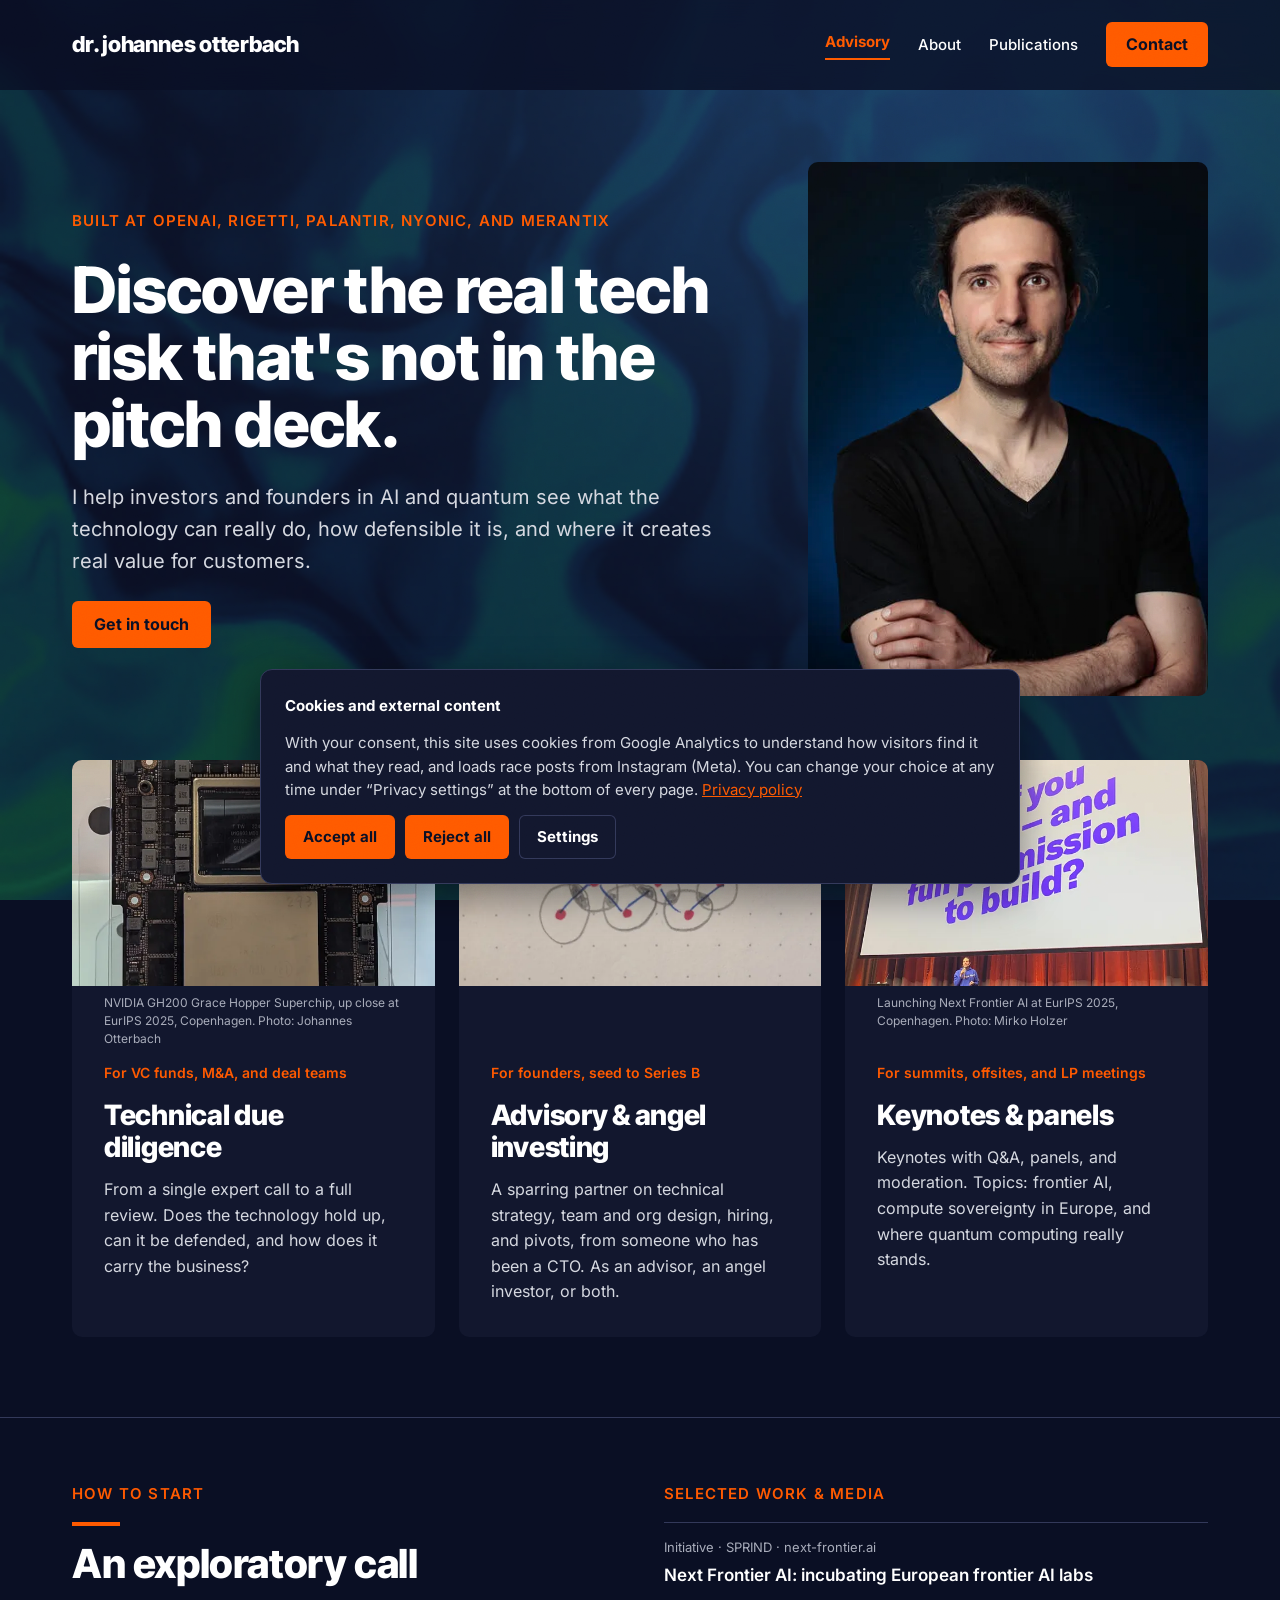
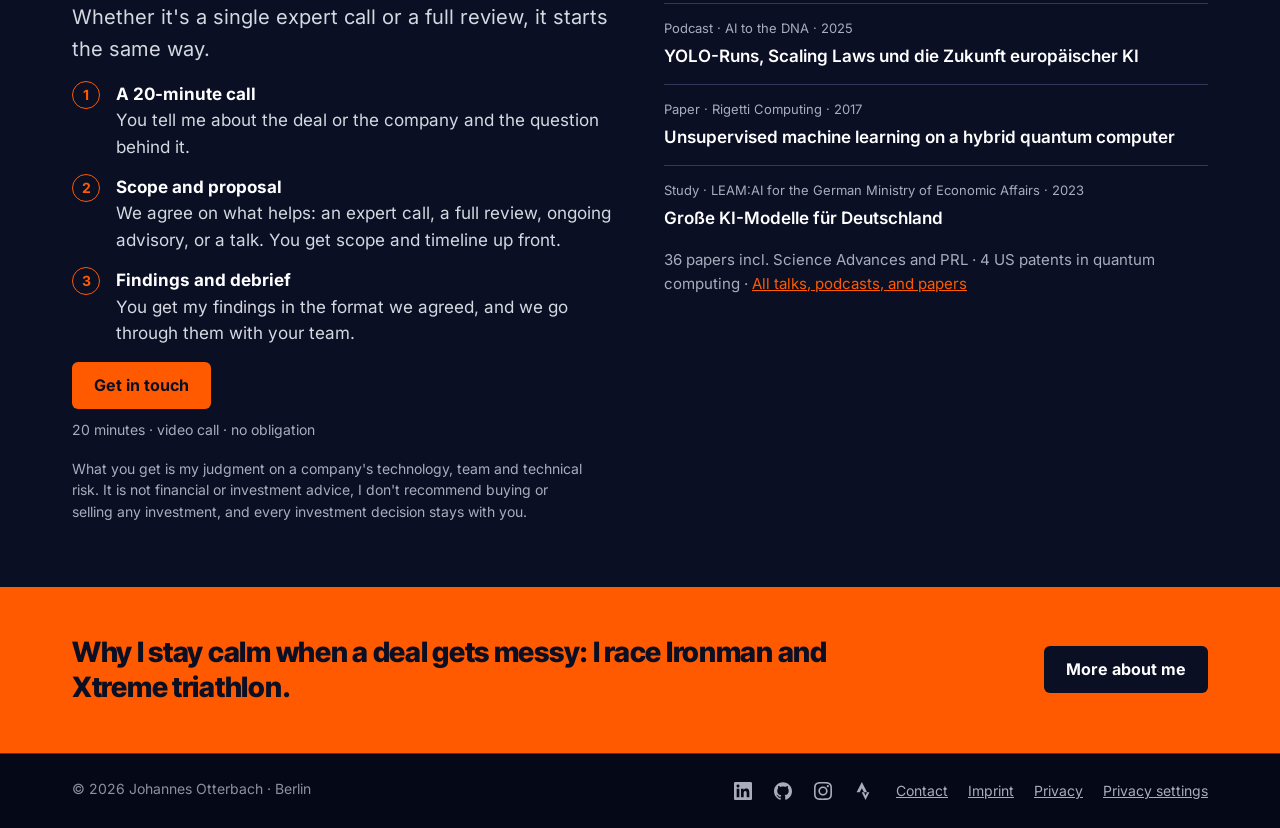
<file: advisory/index.html>
<!doctype html> <html lang="en"> <head> <meta charset="utf-8"> <meta http-equiv="Content-Security-Policy" content="default-src 'self'; script-src 'self' https://static.cloudflareinsights.com; style-src 'self'; img-src 'self' data:; connect-src 'self' https://cloudflareinsights.com; frame-src 'none'; font-src 'self'; object-src 'none'; base-uri 'self'; form-action 'none'"> <meta name="viewport" content="width=device-width,initial-scale=1"> <title>Technical due diligence, advisory, and keynotes · Dr. Johannes Otterbach</title> <meta name="description" content="Discover the real tech risk that's not in the pitch deck. Technical due diligence, advisory, and keynotes for AI and quantum, from an engineer who built at Palantir, Rigetti, OpenAI, Merantix, and nyonic."> <meta name="author" content="Johannes Otterbach"> <meta name="robots" content="noindex, nofollow"> <meta name="theme-color" content="#0A0F24"> <meta property="og:type" content="website"> <meta property="og:site_name" content="Johannes Otterbach"> <meta property="og:title" content="Technical due diligence, advisory, and keynotes · Dr. Johannes Otterbach"> <meta property="og:description" content="Discover the real tech risk that's not in the pitch deck. Technical due diligence, advisory, and keynotes for AI and quantum, from an engineer who built at Palantir, Rigetti, OpenAI, Merantix, and nyonic."> <meta property="og:url" content="https://preview-rwz36t5jhg.johannesotterbach.com/advisory/"> <meta property="og:image" content="https://preview-rwz36t5jhg.johannesotterbach.com/og-en.jpg"> <meta property="og:image:width" content="1200"> <meta property="og:image:height" content="630"> <meta property="og:locale" content="en_US"> <meta name="twitter:card" content="summary_large_image"> <link rel="icon" href="/favicon.ico" sizes="32x32"> <link rel="icon" href="/favicon.svg" type="image/svg+xml"> <link rel="apple-touch-icon" href="/apple-touch-icon.png"> <link rel="manifest" href="/site.webmanifest"> <link rel="preload" href="/fonts/inter-tight-latin-800-normal.woff2" as="font" type="font/woff2" crossorigin> <link rel="preload" href="/fonts/inter-latin-400-normal.woff2" as="font" type="font/woff2" crossorigin> <link rel="stylesheet" href="/style.css?v=95e95d86fc"> <script type="application/ld+json">{"@context":"https://schema.org","@graph":[{"@type":"Person","@id":"https://preview-rwz36t5jhg.johannesotterbach.com/#person","name":"Johannes Otterbach","honorificPrefix":"Dr.","url":"https://preview-rwz36t5jhg.johannesotterbach.com/","image":"https://preview-rwz36t5jhg.johannesotterbach.com/img/portrait-960.jpg","jobTitle":"Engineer and investor","description":"Physicist, engineer and investor in Berlin. PhD in quantum physics; built software, quantum and AI systems at Palantir, Rigetti Computing and OpenAI; led ML research at Merantix; co-founded nyonic as CTO. Technical due diligence, advisory and keynotes for AI and quantum.","knowsAbout":["Artificial intelligence","Machine learning","Quantum computing","Technical due diligence","Deep tech"],"alumniOf":[{"@type":"CollegeOrUniversity","name":"RPTU Kaiserslautern-Landau"},{"@type":"CollegeOrUniversity","name":"Harvard University"}],"address":{"@type":"PostalAddress","addressLocality":"Berlin","addressCountry":"DE"},"sameAs":["https://www.linkedin.com/in/jotterbach/","https://scholar.google.com/citations?user=yZS4ce8AAAAJ","https://orcid.org/0000-0002-7404-2321","https://github.com/jotterbach","https://www.instagram.com/__otterwise__/","https://www.strava.com/athletes/10854986"]},{"@type":"WebSite","@id":"https://preview-rwz36t5jhg.johannesotterbach.com/#website","url":"https://preview-rwz36t5jhg.johannesotterbach.com/","name":"Johannes Otterbach","inLanguage":["en"],"publisher":{"@id":"https://preview-rwz36t5jhg.johannesotterbach.com/#person"}},{"@type":"WebPage","url":"https://preview-rwz36t5jhg.johannesotterbach.com/advisory/","name":"Technical due diligence, advisory, and keynotes · Dr. Johannes Otterbach","description":"Discover the real tech risk that's not in the pitch deck. Technical due diligence, advisory, and keynotes for AI and quantum, from an engineer who built at Palantir, Rigetti, OpenAI, Merantix, and nyonic.","inLanguage":"en","isPartOf":{"@id":"https://preview-rwz36t5jhg.johannesotterbach.com/#website"},"about":{"@id":"https://preview-rwz36t5jhg.johannesotterbach.com/#person"}},{"@type":"ProfessionalService","@id":"https://preview-rwz36t5jhg.johannesotterbach.com/#advisory","name":"Orthogonal Otter UG (haftungsbeschränkt)","url":"https://preview-rwz36t5jhg.johannesotterbach.com/advisory/","founder":{"@id":"https://preview-rwz36t5jhg.johannesotterbach.com/#person"},"areaServed":"Europe","description":"I help investors and founders in AI and quantum see what the technology can really do, how defensible it is, and where it creates real value for customers.","knowsAbout":["Technical due diligence","Artificial intelligence","Quantum computing"],"hasOfferCatalog":{"@type":"OfferCatalog","name":"Discover the real tech risk that's not in the pitch deck.","itemListElement":[{"@type":"Offer","itemOffered":{"@type":"Service","name":"Technical due diligence","description":"From a single expert call to a full review. Does the technology hold up, can it be defended, and how does it carry the business?"}},{"@type":"Offer","itemOffered":{"@type":"Service","name":"Advisory & angel investing","description":"A sparring partner on technical strategy, team and org design, hiring, and pivots, from someone who has been a CTO. As an advisor, an angel investor, or both."}},{"@type":"Offer","itemOffered":{"@type":"Service","name":"Keynotes & panels","description":"Keynotes with Q&A, panels, and moderation. Topics: frontier AI, compute sovereignty in Europe, and where quantum computing really stands."}}]}}]}</script> <script defer="defer" src="/site.js?v=1984920b0e"></script> </head> <body> <a class="skip" href="#main">Skip to content</a> <header class="site-header"> <div class="wrap"> <a class="wordmark" href="/">dr. johannes otterbach</a> <nav class="nav" aria-label="Main"> <a href="/advisory/" aria-current="page">Advisory</a> <a href="/about/">About</a> <a href="/publications/">Publications</a> <a class="btn" href="/imprint/#contact" data-u="yrosivda" data-d="moc.hcabrettosennahoj">Contact</a> </nav> <details class="menu"> <summary aria-label="Menu"><svg width="26" height="20" viewBox="0 0 26 20" aria-hidden="true"><rect y="1" width="26" height="3" rx="1.5" fill="#fff"/><rect y="8.5" width="26" height="3" rx="1.5" fill="#fff"/><rect y="16" width="26" height="3" rx="1.5" fill="#fff"/></svg></summary> <nav class="nav" aria-label="Menu"> <a href="/advisory/" aria-current="page">Advisory</a> <a href="/about/">About</a> <a href="/publications/">Publications</a> <a class="btn" href="/imprint/#contact" data-u="yrosivda" data-d="moc.hcabrettosennahoj">Contact</a> </nav> </details> </div> </header> <main id="main"> <section class="wrap page-hero with-img"> <div class="col"> <p class="eyebrow">Built at OpenAI, Rigetti, Palantir, nyonic, and Merantix</p> <h1>Discover the real tech risk that's not in the pitch deck.</h1> <p class="lead">I help investors and founders in AI and quantum see what the technology can really do, how defensible it is, and where it creates real value for customers.</p> <p><a class="btn" href="/imprint/#contact" data-u="yrosivda" data-d="moc.hcabrettosennahoj">Get in touch</a></p> </div> <picture> <source type="image/webp" srcset="/img/studio-440.webp 440w, /img/studio-880.webp 880w" sizes="(max-width: 760px) calc(100vw - 32px), 400px"> <img class="studio-img" src="/img/studio-440.jpg" srcset="/img/studio-440.jpg 440w, /img/studio-880.jpg 880w" sizes="(max-width: 760px) calc(100vw - 32px), 400px" width="880" height="1173" alt="Portrait of Johannes Otterbach in a black T-shirt, arms crossed, against a dark blue background" fetchpriority="high" decoding="async"> </picture> </section> <section class="wrap offers" aria-label="Advisory"> <article class="offer"> <figure> <picture> <source type="image/webp" srcset="/img/gh200-640.webp 640w, /img/gh200-1200.webp 1200w" sizes="(max-width: 760px) calc(100vw - 32px), 400px"> <img src="/img/gh200-640.jpg" srcset="/img/gh200-640.jpg 640w, /img/gh200-1200.jpg 1200w" sizes="(max-width: 760px) calc(100vw - 32px), 400px" width="1200" height="750" alt="Close-up of an NVIDIA GH200 Grace Hopper Superchip board" loading="lazy" decoding="async"> </picture> <figcaption>NVIDIA GH200 Grace Hopper Superchip, up close at EurIPS 2025, Copenhagen. Photo: Johannes Otterbach</figcaption> </figure> <div class="body"> <p class="for">For VC funds, M&amp;A, and deal teams</p> <h2>Technical due diligence</h2> <p>From a single expert call to a full review. Does the technology hold up, can it be defended, and how does it carry the business?</p> </div> </article> <article class="offer"> <figure> <picture> <source type="image/webp" srcset="/img/sketch-640.webp 640w, /img/sketch-1200.webp 1200w" sizes="(max-width: 760px) calc(100vw - 32px), 400px"> <img src="/img/sketch-640.jpg" srcset="/img/sketch-640.jpg 640w, /img/sketch-1200.jpg 1200w" sizes="(max-width: 760px) calc(100vw - 32px), 400px" width="1200" height="750" alt="Hand-drawn sketch of a lattice of coupled sites in pencil and ink" loading="lazy" decoding="async"> </picture> <figcaption aria-hidden="true"></figcaption> </figure> <div class="body"> <p class="for">For founders, seed to Series B</p> <h2>Advisory &amp; angel investing</h2> <p>A sparring partner on technical strategy, team and org design, hiring, and pivots, from someone who has been a CTO. As an advisor, an angel investor, or both.</p> </div> </article> <article class="offer"> <figure> <picture> <source type="image/webp" srcset="/img/eurips-keynote-640.webp 640w, /img/eurips-keynote-1200.webp 1200w" sizes="(max-width: 760px) calc(100vw - 32px), 400px"> <img src="/img/eurips-keynote-640.jpg" srcset="/img/eurips-keynote-640.jpg 640w, /img/eurips-keynote-1200.jpg 1200w" sizes="(max-width: 760px) calc(100vw - 32px), 400px" width="1200" height="765" alt="Johannes on stage at EurIPS 2025 under a slide asking: What if you had €1B and full permission to build?" loading="lazy" decoding="async"> </picture> <figcaption>Launching Next Frontier AI at EurIPS 2025, Copenhagen. Photo: Mirko Holzer</figcaption> </figure> <div class="body"> <p class="for">For summits, offsites, and LP meetings</p> <h2>Keynotes &amp; panels</h2> <p>Keynotes with Q&amp;A, panels, and moderation. Topics: frontier AI, compute sovereignty in Europe, and where quantum computing really stands.</p> </div> </article> </section> <section class="split"> <div class="wrap"> <div class="col"> <p class="eyebrow">How to start</p> <h2 class="section-title">An exploratory call</h2> <p class="lead">Whether it's a single expert call or a full review, it starts the same way.</p> <ol class="steps"> <li><strong>A 20-minute call</strong> You tell me about the deal or the company and the question behind it.</li> <li><strong>Scope and proposal</strong> We agree on what helps: an expert call, a full review, ongoing advisory, or a talk. You get scope and timeline up front.</li> <li><strong>Findings and debrief</strong> You get my findings in the format we agreed, and we go through them with your team.</li> </ol> <p><a class="btn" href="/imprint/#contact" data-u="yrosivda" data-d="moc.hcabrettosennahoj">Get in touch</a><span class="cta-note">20 minutes · video call · no obligation</span></p> <p class="scope-note">What you get is my judgment on a company's technology, team and technical risk. It is not financial or investment advice, I don't recommend buying or selling any investment, and every investment decision stays with you.</p> </div> <div class="col"> <p class="eyebrow">Selected work &amp; media</p> <div class="media-list"> <a class="media-item" href="https://next-frontier.ai/" rel="noopener"> <span class="meta">Initiative · SPRIND · next-frontier.ai</span> <span class="title">Next Frontier AI: incubating European frontier AI labs</span> </a> <a class="media-item" href="https://attd.fm/episodes/yolo-runs-scaling-laws-und-die-zukunft-europaischer-ki-dr-johannes-otterbach-sprind" rel="noopener"> <span class="meta">Podcast · AI to the DNA · 2025</span> <span class="title">YOLO-Runs, Scaling Laws und die Zukunft europäischer KI</span> </a> <a class="media-item" href="https://arxiv.org/abs/1712.05771" rel="noopener"> <span class="meta">Paper · Rigetti Computing · 2017</span> <span class="title">Unsupervised machine learning on a hybrid quantum computer</span> </a> <a class="media-item" href="https://leam.ai/wp-content/uploads/2023/01/LEAM-MBS_KIBV_webversion_mitAnhang_V2_2023.pdf" rel="noopener"> <span class="meta">Study · LEAM:AI for the German Ministry of Economic Affairs · 2023</span> <span class="title">Große KI-Modelle für Deutschland</span> </a> </div> <p class="media-note">36 papers incl. Science Advances and PRL · 4 US patents in quantum computing · <a href="/publications/">All talks, podcasts, and papers</a></p> </div> </div> </section> <section class="bridge"> <div class="wrap"><p>Why I stay calm when a deal gets messy: I race Ironman and Xtreme triathlon.</p><a class="btn dark" href="/about/">More about me</a></div> </section> </main> <footer class="site-footer"> <div class="wrap"> <span>© 2026 Johannes Otterbach · Berlin</span> <nav aria-label="Footer"> <span class="social"> <a class="icon-link" href="https://www.linkedin.com/in/jotterbach/" rel="me noopener" aria-label="LinkedIn" title="LinkedIn"><svg class="icon" viewBox="0 0 24 24" aria-hidden="true" focusable="false"><path d="M20.447 20.452h-3.554v-5.569c0-1.328-.027-3.037-1.852-3.037-1.853 0-2.136 1.445-2.136 2.939v5.667H9.351V9h3.414v1.561h.046c.477-.9 1.637-1.85 3.37-1.85 3.601 0 4.267 2.37 4.267 5.455v6.286zM5.337 7.433c-1.144 0-2.063-.926-2.063-2.065 0-1.138.92-2.063 2.063-2.063 1.14 0 2.064.925 2.064 2.063 0 1.139-.925 2.065-2.064 2.065zm1.782 13.019H3.555V9h3.564v11.452zM22.225 0H1.771C.792 0 0 .774 0 1.729v20.542C0 23.227.792 24 1.771 24h20.451C23.2 24 24 23.227 24 22.271V1.729C24 .774 23.2 0 22.222 0h.003z"/></svg></a> <a class="icon-link" href="https://github.com/jotterbach" rel="me noopener" aria-label="GitHub" title="GitHub"><svg class="icon" viewBox="0 0 24 24" aria-hidden="true" focusable="false"><path d="M12 .297c-6.63 0-12 5.373-12 12 0 5.303 3.438 9.8 8.205 11.385.6.113.82-.258.82-.577 0-.285-.01-1.04-.015-2.04-3.338.724-4.042-1.61-4.042-1.61C4.422 18.07 3.633 17.7 3.633 17.7c-1.087-.744.084-.729.084-.729 1.205.084 1.838 1.236 1.838 1.236 1.07 1.835 2.809 1.305 3.495.998.108-.776.417-1.305.76-1.605-2.665-.3-5.466-1.332-5.466-5.93 0-1.31.465-2.38 1.235-3.22-.135-.303-.54-1.523.105-3.176 0 0 1.005-.322 3.3 1.23.96-.267 1.98-.399 3-.405 1.02.006 2.04.138 3 .405 2.28-1.552 3.285-1.23 3.285-1.23.645 1.653.24 2.873.12 3.176.765.84 1.23 1.91 1.23 3.22 0 4.61-2.805 5.625-5.475 5.92.42.36.81 1.096.81 2.22 0 1.606-.015 2.896-.015 3.286 0 .315.21.69.825.57C20.565 22.092 24 17.592 24 12.297c0-6.627-5.373-12-12-12"/></svg></a> <a class="icon-link" href="https://www.instagram.com/__otterwise__/" rel="me noopener" aria-label="Instagram" title="Instagram"><svg class="icon" viewBox="0 0 24 24" aria-hidden="true" focusable="false"><path d="M7.0301.084c-1.2768.0602-2.1487.264-2.911.5634-.7888.3075-1.4575.72-2.1228 1.3877-.6652.6677-1.075 1.3368-1.3802 2.127-.2954.7638-.4956 1.6365-.552 2.914-.0564 1.2775-.0689 1.6882-.0626 4.947.0062 3.2586.0206 3.6671.0825 4.9473.061 1.2765.264 2.1482.5635 2.9107.308.7889.72 1.4573 1.388 2.1228.6679.6655 1.3365 1.0743 2.1285 1.38.7632.295 1.6361.4961 2.9134.552 1.2773.056 1.6884.069 4.9462.0627 3.2578-.0062 3.668-.0207 4.9478-.0814 1.28-.0607 2.147-.2652 2.9098-.5633.7889-.3086 1.4578-.72 2.1228-1.3881.665-.6682 1.0745-1.3378 1.3795-2.1284.2957-.7632.4966-1.636.552-2.9124.056-1.2809.0692-1.6898.063-4.948-.0063-3.2583-.021-3.6668-.0817-4.9465-.0607-1.2797-.264-2.1487-.5633-2.9117-.3084-.7889-.72-1.4568-1.3876-2.1228C21.2982 1.33 20.628.9208 19.8378.6165 19.074.321 18.2017.1197 16.9244.0645 15.6471.0093 15.236-.005 11.977.0014 8.718.0076 8.31.0215 7.0301.0839m.1402 21.6932c-1.17-.0509-1.8053-.2453-2.2287-.408-.5606-.216-.96-.4771-1.3819-.895-.422-.4178-.6811-.8186-.9-1.378-.1644-.4234-.3624-1.058-.4171-2.228-.0595-1.2645-.072-1.6442-.079-4.848-.007-3.2037.0053-3.583.0607-4.848.05-1.169.2456-1.805.408-2.2282.216-.5613.4762-.96.895-1.3816.4188-.4217.8184-.6814 1.3783-.9003.423-.1651 1.0575-.3614 2.227-.4171 1.2655-.06 1.6447-.072 4.848-.079 3.2033-.007 3.5835.005 4.8495.0608 1.169.0508 1.8053.2445 2.228.408.5608.216.96.4754 1.3816.895.4217.4194.6816.8176.9005 1.3787.1653.4217.3617 1.056.4169 2.2263.0602 1.2655.0739 1.645.0796 4.848.0058 3.203-.0055 3.5834-.061 4.848-.051 1.17-.245 1.8055-.408 2.2294-.216.5604-.4763.96-.8954 1.3814-.419.4215-.8181.6811-1.3783.9-.4224.1649-1.0577.3617-2.2262.4174-1.2656.0595-1.6448.072-4.8493.079-3.2045.007-3.5825-.006-4.848-.0608M16.953 5.5864A1.44 1.44 0 1 0 18.39 4.144a1.44 1.44 0 0 0-1.437 1.4424M5.8385 12.012c.0067 3.4032 2.7706 6.1557 6.173 6.1493 3.4026-.0065 6.157-2.7701 6.1506-6.1733-.0065-3.4032-2.771-6.1565-6.174-6.1498-3.403.0067-6.156 2.771-6.1496 6.1738M8 12.0077a4 4 0 1 1 4.008 3.9921A3.9996 3.9996 0 0 1 8 12.0077"/></svg></a> <a class="icon-link" href="https://www.strava.com/athletes/10854986" rel="me noopener" aria-label="Strava" title="Strava"><svg class="icon" viewBox="0 0 24 24" aria-hidden="true" focusable="false"><path d="M15.387 17.944l-2.089-4.116h-3.065L15.387 24l5.15-10.172h-3.066m-7.008-5.599l2.836 5.598h4.172L10.463 0l-7 13.828h4.169"/></svg></a> </span> <a href="/imprint/#contact" data-u="yrosivda" data-d="moc.hcabrettosennahoj">Contact</a> <a href="/imprint/">Imprint</a> <a href="/privacy/">Privacy</a> <a href="/privacy/" data-consent-open>Privacy settings</a> </nav> </div> </footer> <section id="consent" class="consent" role="dialog" aria-labelledby="consent-title" hidden> <div class="consent-box"> <p id="consent-title" class="consent-title">Cookies and external content</p> <p>With your consent, this site uses cookies from Google Analytics to understand how visitors find it and what they read, and loads race posts from Instagram (Meta). You can change your choice at any time under “Privacy settings” at the bottom of every page. <a href="/privacy/">Privacy policy</a></p> <div class="consent-settings" hidden> <label class="consent-row"><input type="checkbox" checked="checked" disabled="disabled"><span><strong>Necessary</strong> Keeps the site running and remembers your choice. Always on.</span></label> <label class="consent-row"><input type="checkbox" name="stats"><span><strong>Statistics</strong> Google Analytics: which pages are read and where visitors come from.</span></label> <label class="consent-row"><input type="checkbox" name="media"><span><strong>External media</strong> Instagram (Meta): shows the race posts on the About page.</span></label> <button type="button" class="btn ghost" data-act="save">Save choice</button> </div> <div class="consent-actions"> <button type="button" class="btn" data-act="all">Accept all</button> <button type="button" class="btn" data-act="none">Reject all</button> <button type="button" class="btn ghost" data-act="settings">Settings</button> </div> </div> </section> </body> </html>
</file>
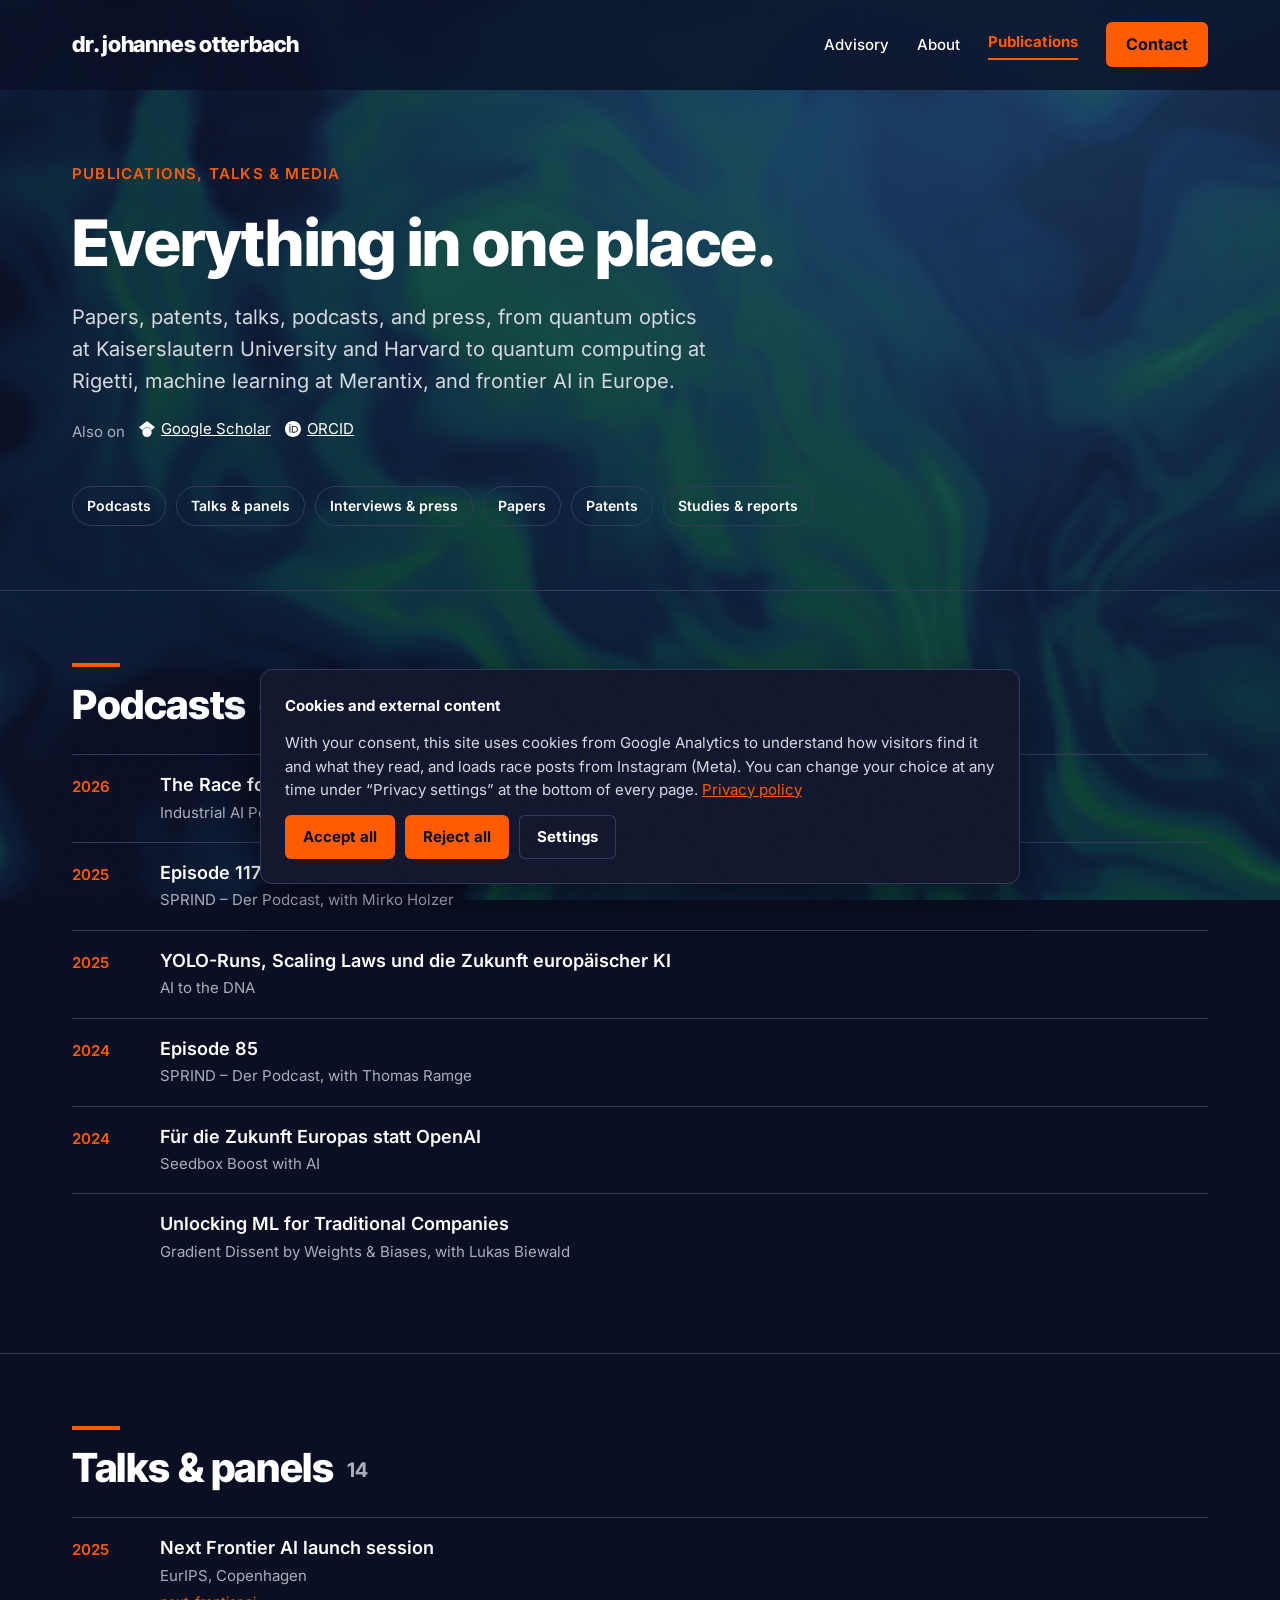
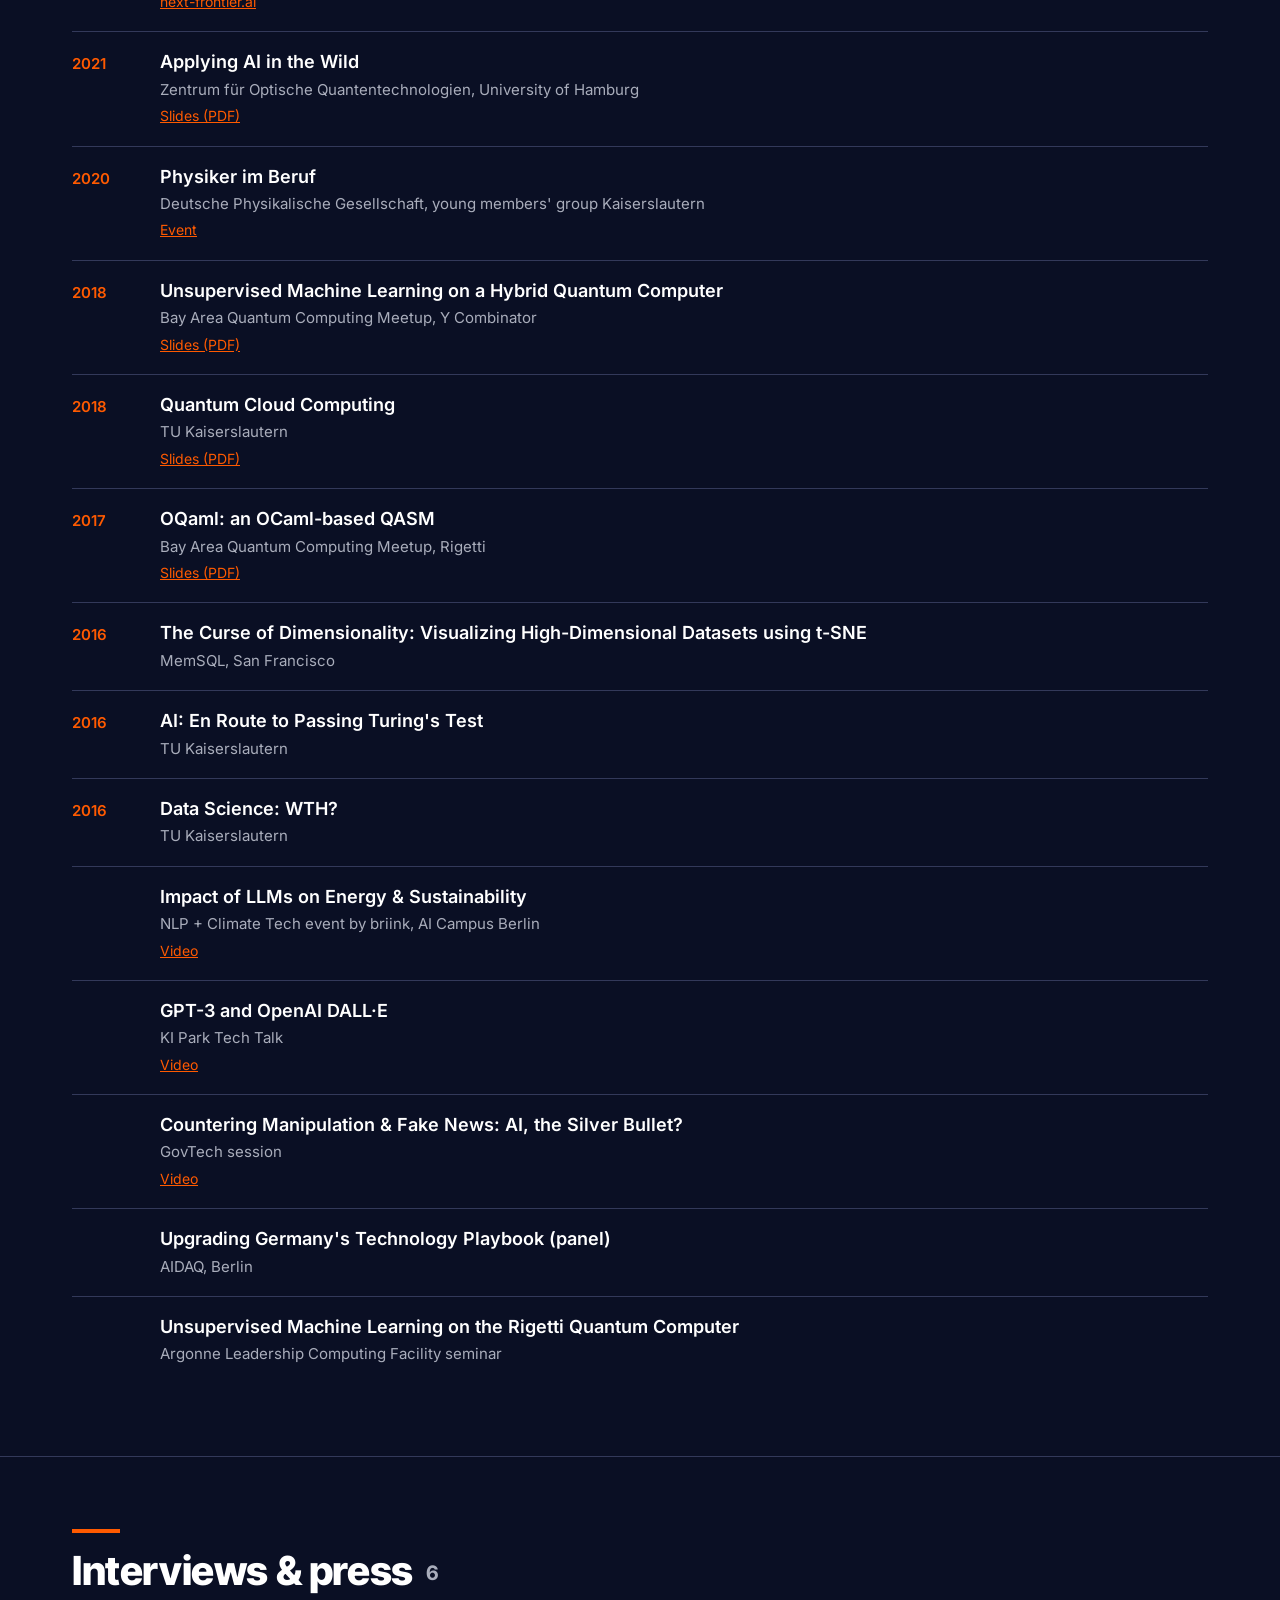
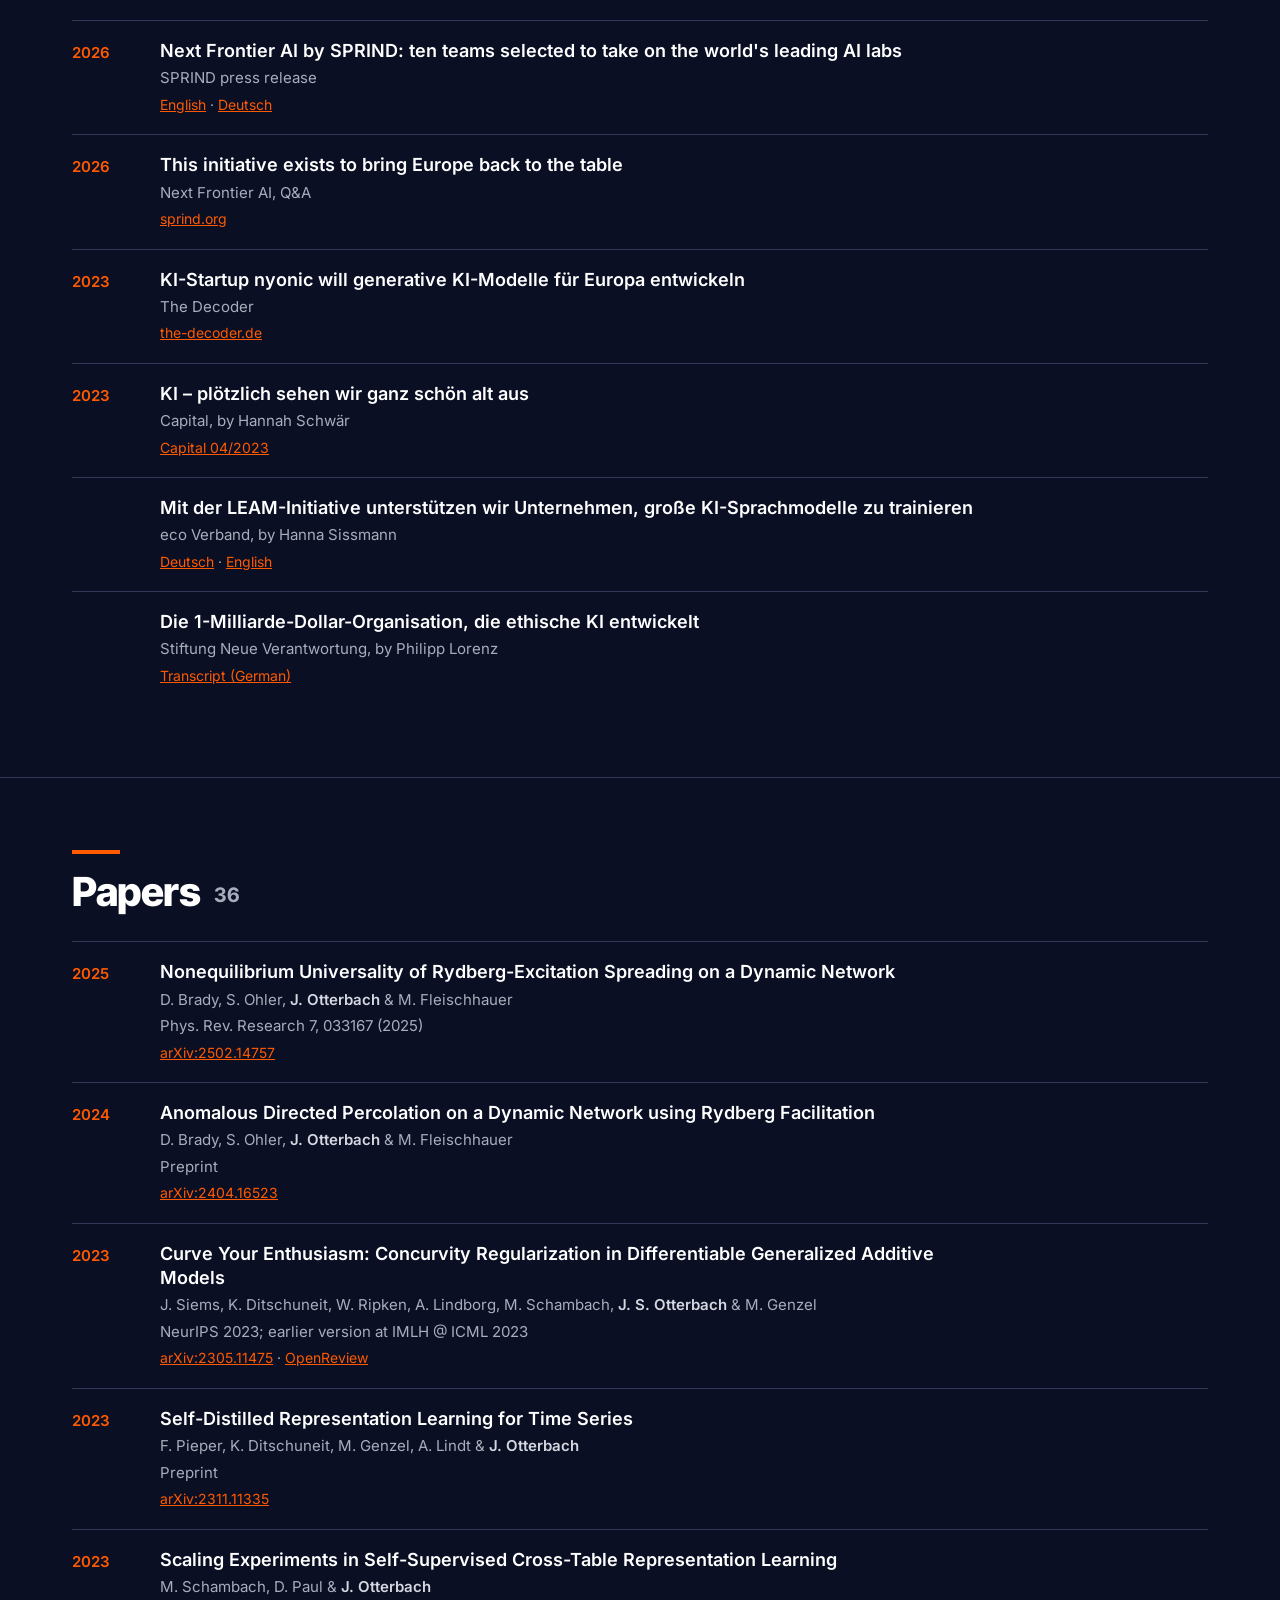
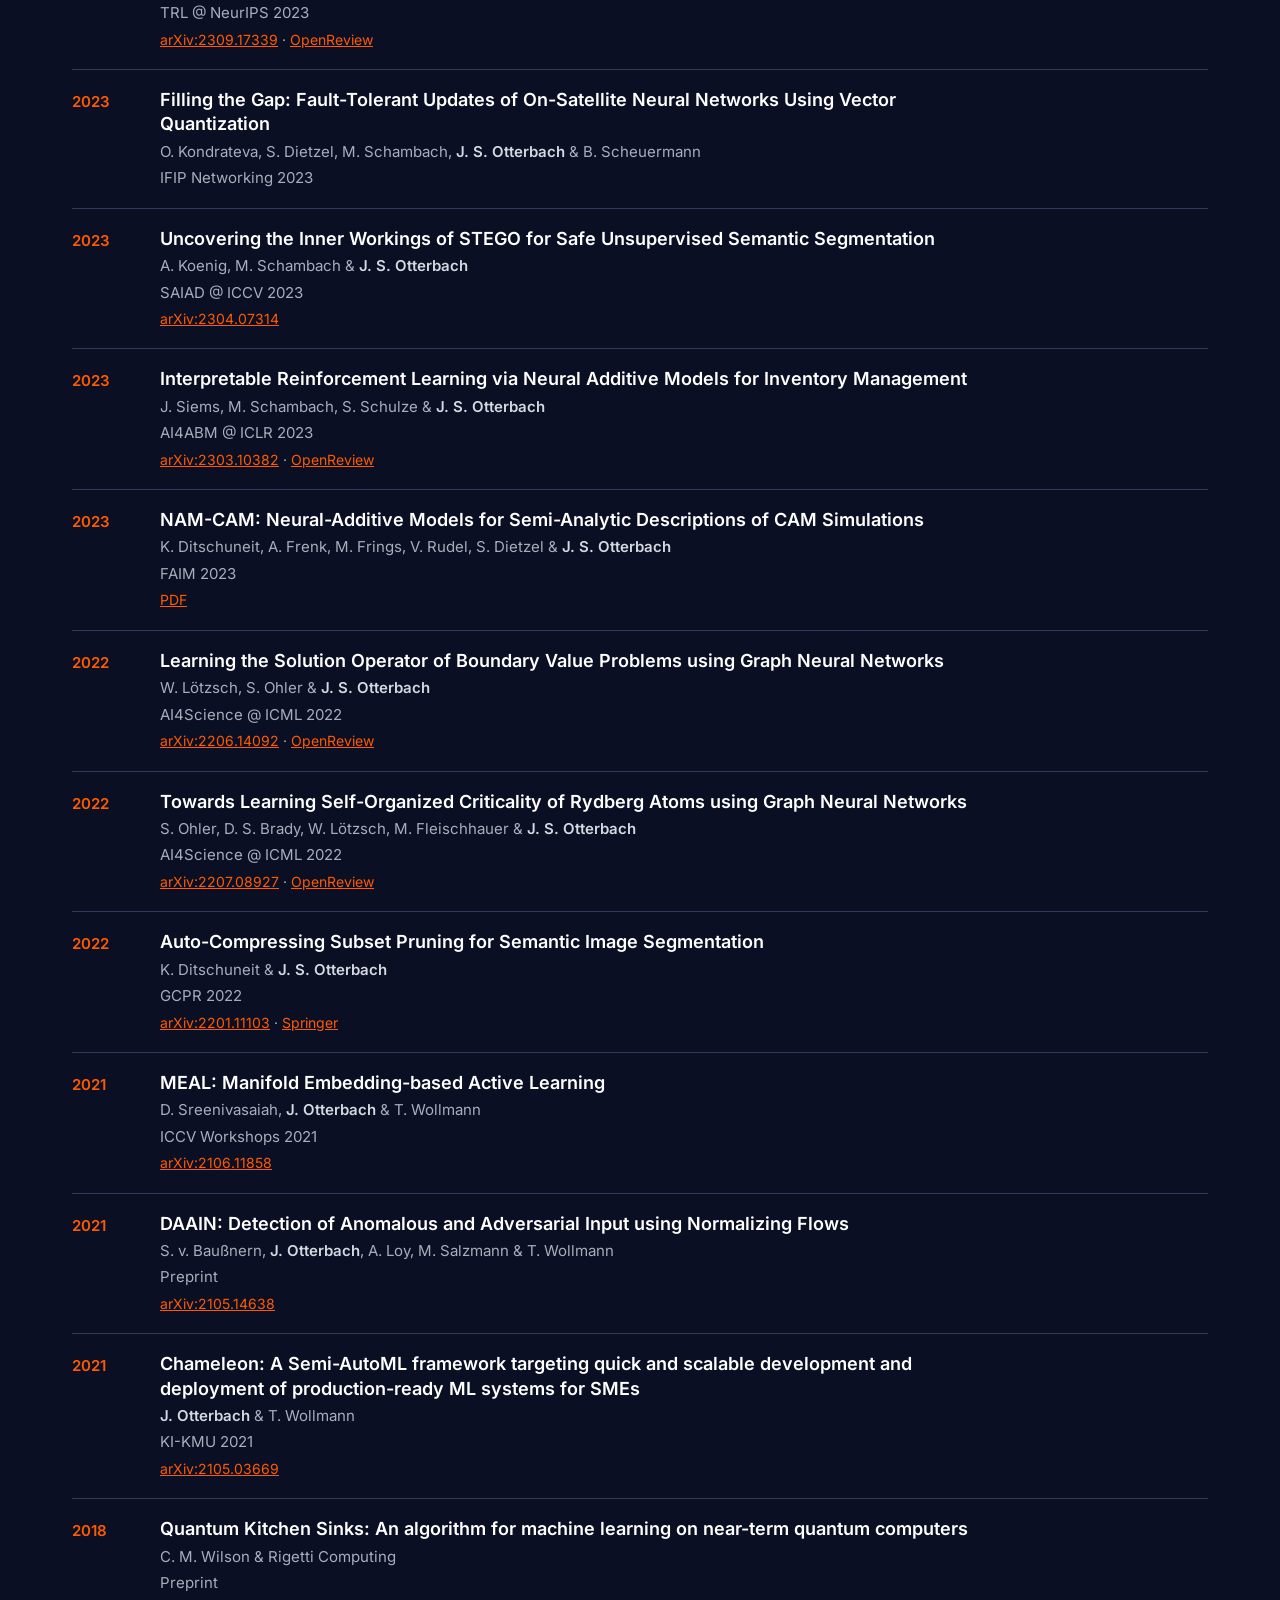
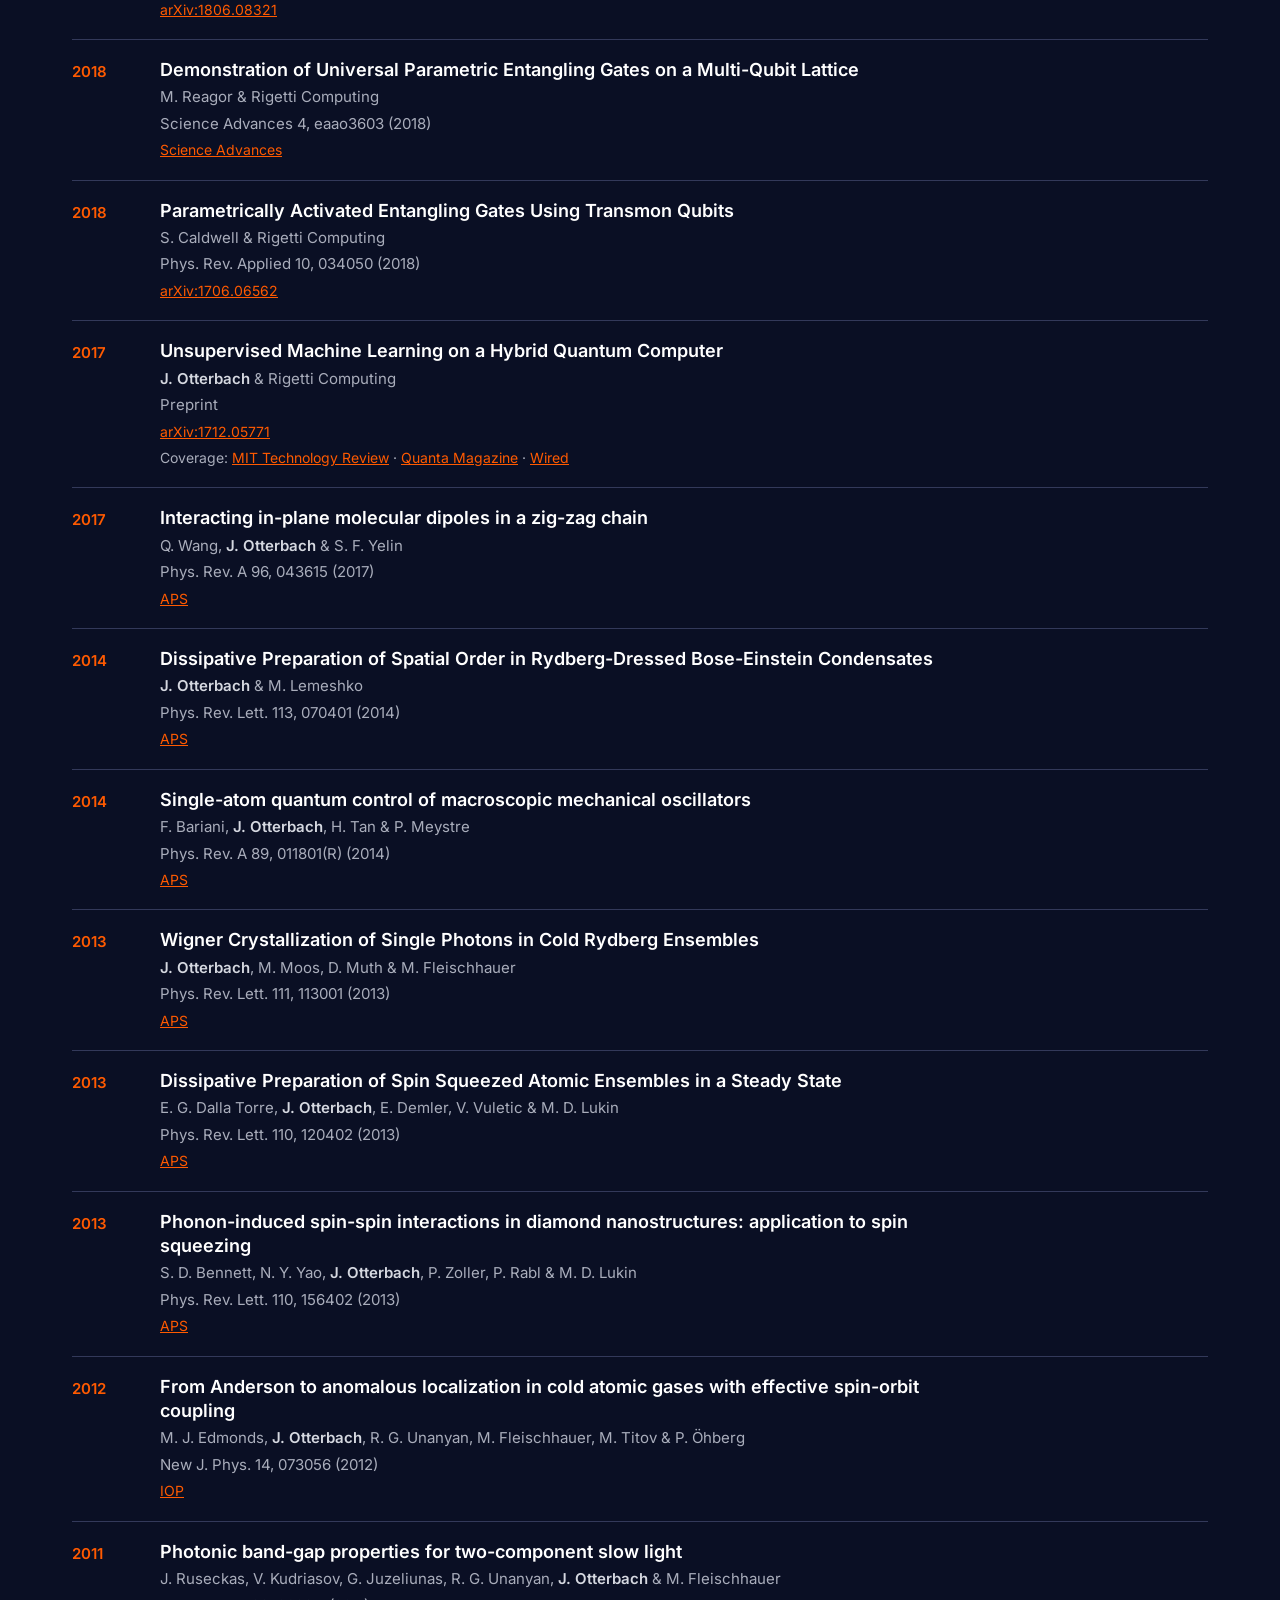
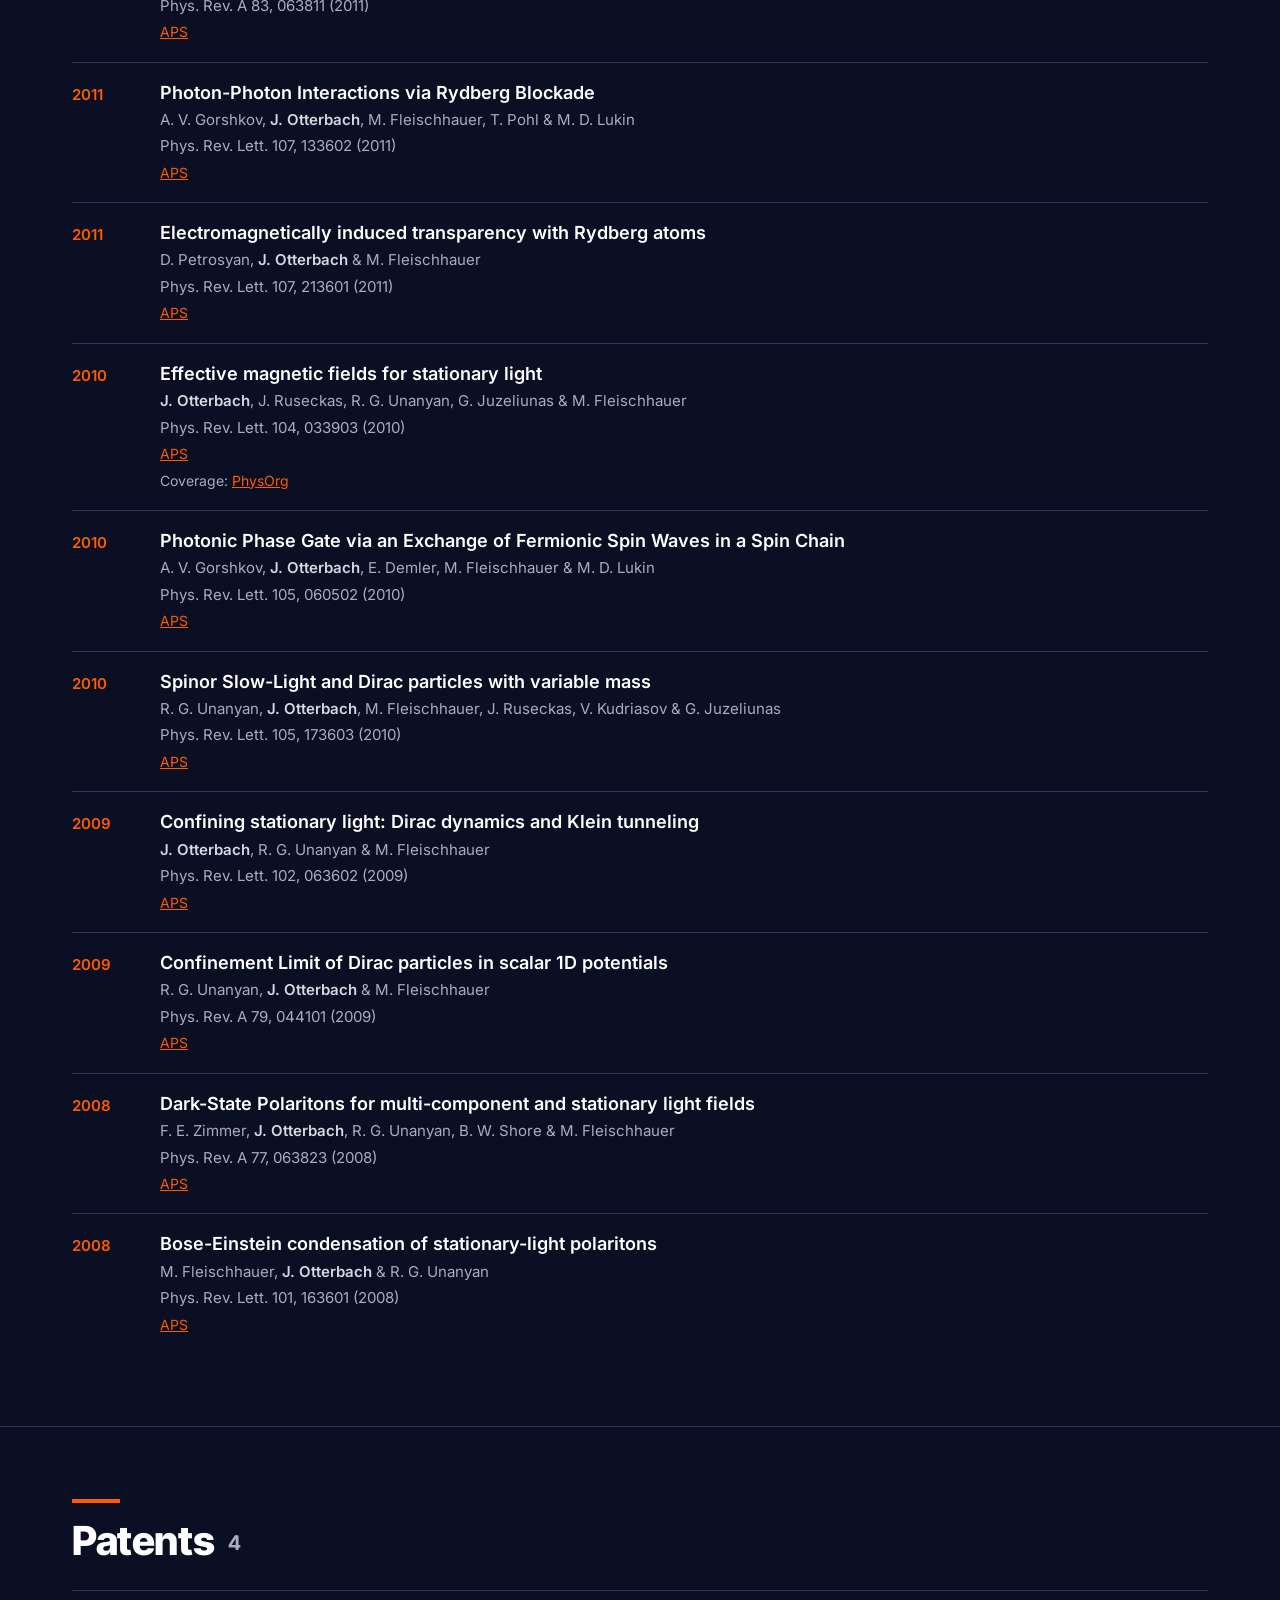
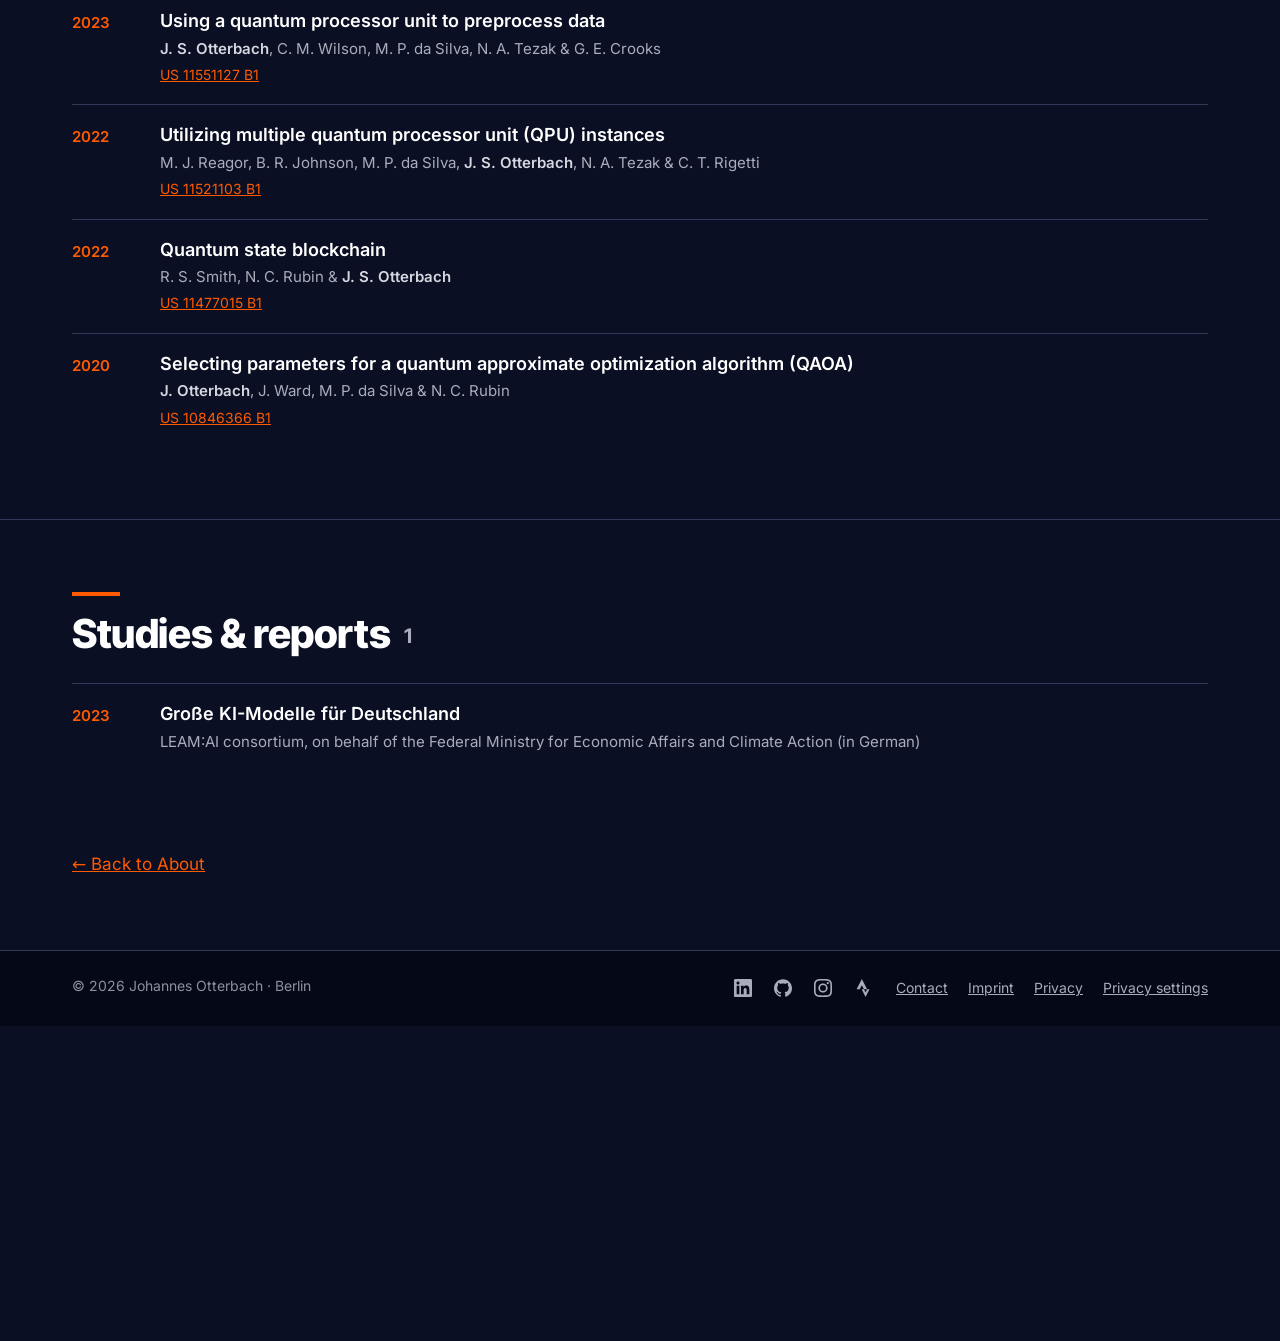
<file: blogs/index.html>
<!doctype html><html lang="en"><meta charset="utf-8"><meta http-equiv="Content-Security-Policy" content="default-src 'self'; script-src 'self' https://static.cloudflareinsights.com; style-src 'self'; img-src 'self' data:; connect-src 'self' https://cloudflareinsights.com; frame-src 'none'; font-src 'self'; object-src 'none'; base-uri 'self'; form-action 'none'"><title>Moved</title><meta name="robots" content="noindex"><link rel="canonical" href="https://preview-rwz36t5jhg.johannesotterbach.com/publications/"><meta http-equiv="refresh" content="0; url=/publications/"><p>This page has moved: <a href="/publications/">https://preview-rwz36t5jhg.johannesotterbach.com/publications/</a></p></html>
</file>
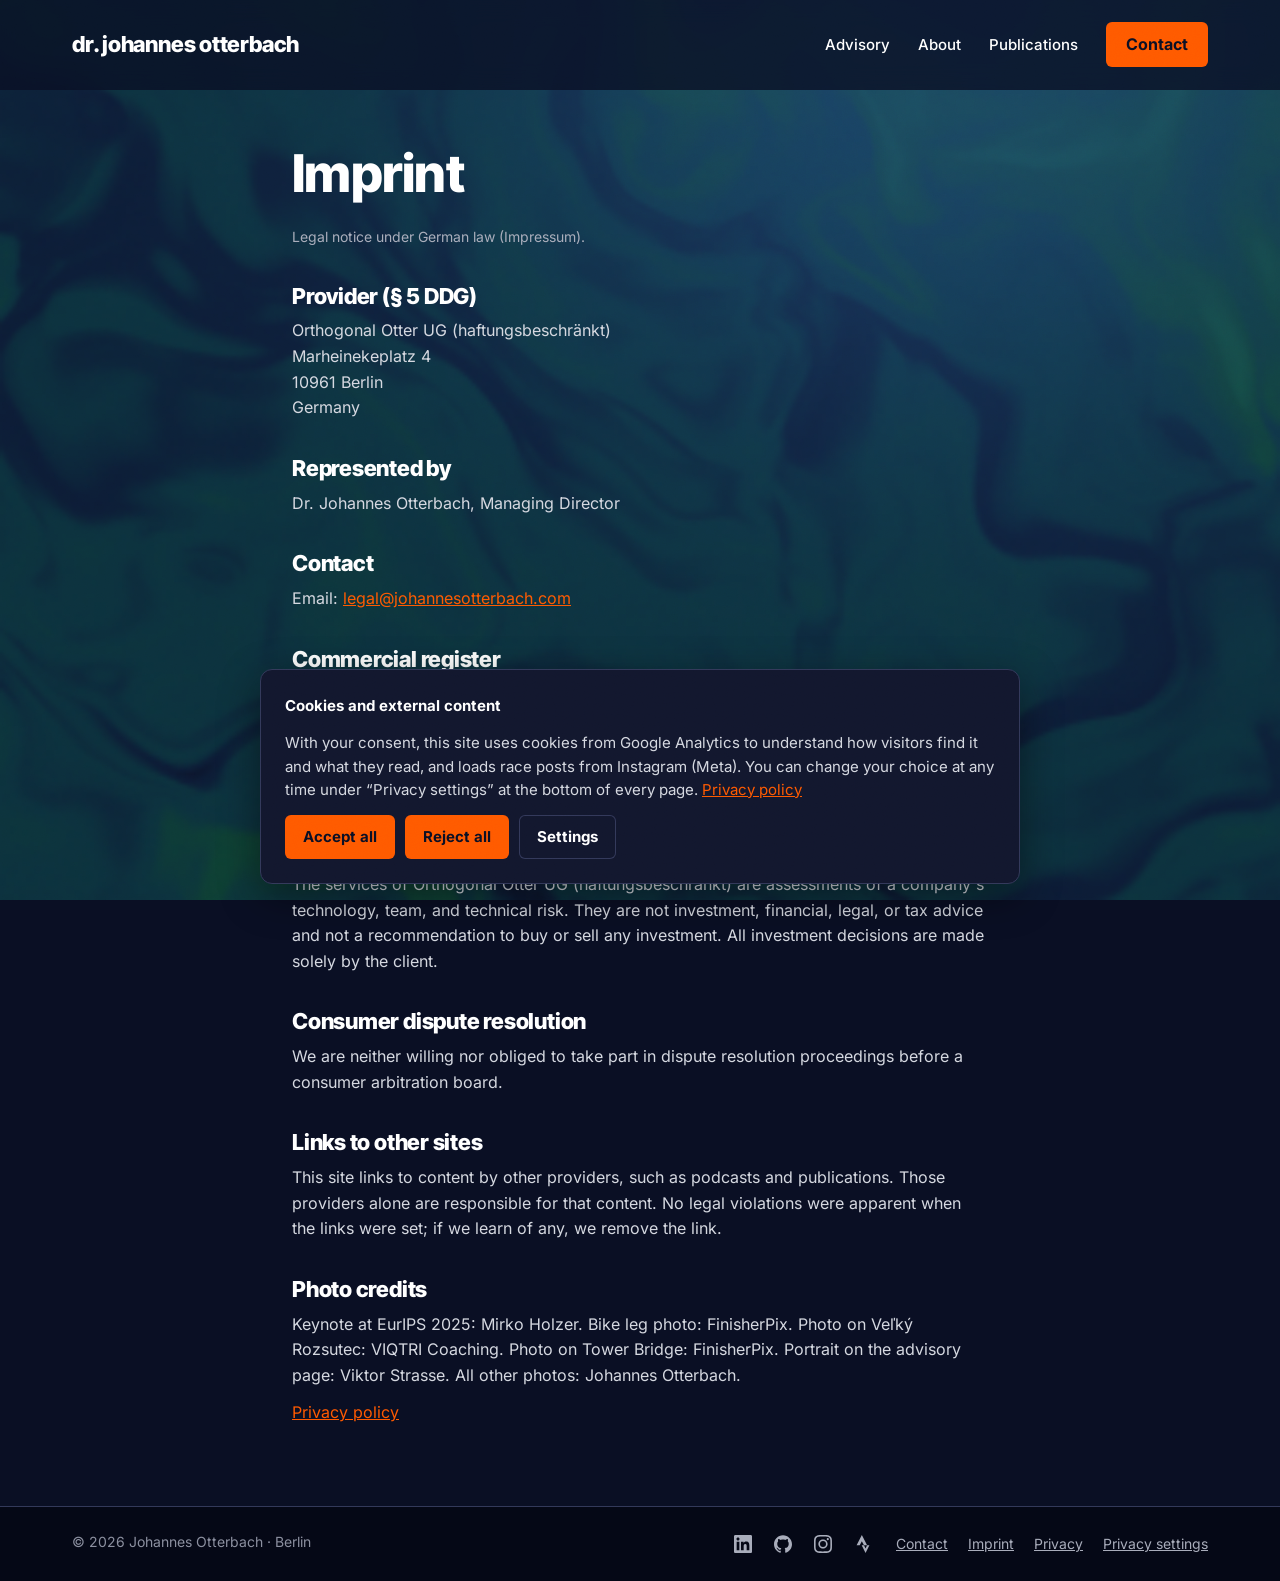
<file: imprint/index.html>
<!doctype html> <html lang="en"> <head> <meta charset="utf-8"> <meta http-equiv="Content-Security-Policy" content="default-src 'self'; script-src 'self' https://static.cloudflareinsights.com; style-src 'self'; img-src 'self' data:; connect-src 'self' https://cloudflareinsights.com; frame-src 'none'; font-src 'self'; object-src 'none'; base-uri 'self'; form-action 'none'"> <meta name="viewport" content="width=device-width,initial-scale=1"> <title>Imprint · Johannes Otterbach</title> <meta name="description" content="Legal notice (Impressum) and provider information."> <meta name="author" content="Johannes Otterbach"> <meta name="robots" content="noindex, nofollow"> <meta name="theme-color" content="#0A0F24"> <meta property="og:type" content="website"> <meta property="og:site_name" content="Johannes Otterbach"> <meta property="og:title" content="Imprint · Johannes Otterbach"> <meta property="og:description" content="Legal notice (Impressum) and provider information."> <meta property="og:url" content="https://preview-rwz36t5jhg.johannesotterbach.com/imprint/"> <meta property="og:image" content="https://preview-rwz36t5jhg.johannesotterbach.com/og-en.jpg"> <meta property="og:image:width" content="1200"> <meta property="og:image:height" content="630"> <meta property="og:locale" content="en_US"> <meta name="twitter:card" content="summary_large_image"> <link rel="icon" href="/favicon.ico" sizes="32x32"> <link rel="icon" href="/favicon.svg" type="image/svg+xml"> <link rel="apple-touch-icon" href="/apple-touch-icon.png"> <link rel="manifest" href="/site.webmanifest"> <link rel="preload" href="/fonts/inter-tight-latin-800-normal.woff2" as="font" type="font/woff2" crossorigin> <link rel="preload" href="/fonts/inter-latin-400-normal.woff2" as="font" type="font/woff2" crossorigin> <link rel="stylesheet" href="/style.css?v=95e95d86fc"> <script type="application/ld+json">{"@context":"https://schema.org","@graph":[{"@type":"Person","@id":"https://preview-rwz36t5jhg.johannesotterbach.com/#person","name":"Johannes Otterbach","honorificPrefix":"Dr.","url":"https://preview-rwz36t5jhg.johannesotterbach.com/","image":"https://preview-rwz36t5jhg.johannesotterbach.com/img/portrait-960.jpg","jobTitle":"Engineer and investor","description":"Physicist, engineer and investor in Berlin. PhD in quantum physics; built software, quantum and AI systems at Palantir, Rigetti Computing and OpenAI; led ML research at Merantix; co-founded nyonic as CTO. Technical due diligence, advisory and keynotes for AI and quantum.","knowsAbout":["Artificial intelligence","Machine learning","Quantum computing","Technical due diligence","Deep tech"],"alumniOf":[{"@type":"CollegeOrUniversity","name":"RPTU Kaiserslautern-Landau"},{"@type":"CollegeOrUniversity","name":"Harvard University"}],"address":{"@type":"PostalAddress","addressLocality":"Berlin","addressCountry":"DE"},"sameAs":["https://www.linkedin.com/in/jotterbach/","https://scholar.google.com/citations?user=yZS4ce8AAAAJ","https://orcid.org/0000-0002-7404-2321","https://github.com/jotterbach","https://www.instagram.com/__otterwise__/","https://www.strava.com/athletes/10854986"]},{"@type":"WebSite","@id":"https://preview-rwz36t5jhg.johannesotterbach.com/#website","url":"https://preview-rwz36t5jhg.johannesotterbach.com/","name":"Johannes Otterbach","inLanguage":["en"],"publisher":{"@id":"https://preview-rwz36t5jhg.johannesotterbach.com/#person"}},{"@type":"WebPage","url":"https://preview-rwz36t5jhg.johannesotterbach.com/imprint/","name":"Imprint · Johannes Otterbach","description":"Legal notice (Impressum) and provider information.","inLanguage":"en","isPartOf":{"@id":"https://preview-rwz36t5jhg.johannesotterbach.com/#website"},"about":{"@id":"https://preview-rwz36t5jhg.johannesotterbach.com/#person"}}]}</script> <script defer="defer" src="/site.js?v=1984920b0e"></script> </head> <body> <a class="skip" href="#main">Skip to content</a> <header class="site-header"> <div class="wrap"> <a class="wordmark" href="/">dr. johannes otterbach</a> <nav class="nav" aria-label="Main"> <a href="/advisory/">Advisory</a> <a href="/about/">About</a> <a href="/publications/">Publications</a> <a class="btn" href="/imprint/#contact" data-u="sennahoj" data-d="moc.hcabrettosennahoj">Contact</a> </nav> <details class="menu"> <summary aria-label="Menu"><svg width="26" height="20" viewBox="0 0 26 20" aria-hidden="true"><rect y="1" width="26" height="3" rx="1.5" fill="#fff"/><rect y="8.5" width="26" height="3" rx="1.5" fill="#fff"/><rect y="16" width="26" height="3" rx="1.5" fill="#fff"/></svg></summary> <nav class="nav" aria-label="Menu"> <a href="/advisory/">Advisory</a> <a href="/about/">About</a> <a href="/publications/">Publications</a> <a class="btn" href="/imprint/#contact" data-u="sennahoj" data-d="moc.hcabrettosennahoj">Contact</a> </nav> </details> </div> </header> <main id="main"> <article class="wrap legal"> <h1>Imprint</h1> <p class="stand lead-note">Legal notice under German law (Impressum).</p> <h2>Provider (§ 5 DDG)</h2> <p>Orthogonal Otter UG (haftungsbeschränkt)<br>Marheinekeplatz 4<br>10961 Berlin<br>Germany</p> <h2>Represented by</h2> <p>Dr. Johannes Otterbach, Managing Director</p> <h2 id="contact">Contact</h2> <p>Email: <a href="/imprint/#contact" data-u="lagel" data-d="moc.hcabrettosennahoj" data-show>legal [at] johannesotterbach [dot] com</a></p> <h2>Commercial register</h2> <p>Amtsgericht Charlottenburg (Berlin), HRB 254649</p> <h2>Responsible for content (§ 18(2) MStV)</h2> <p>Dr. Johannes Otterbach, address as above</p> <h2>No investment advice</h2> <p>The services of Orthogonal Otter UG (haftungsbeschränkt) are assessments of a company's technology, team, and technical risk. They are not investment, financial, legal, or tax advice and not a recommendation to buy or sell any investment. All investment decisions are made solely by the client.</p> <h2>Consumer dispute resolution</h2> <p>We are neither willing nor obliged to take part in dispute resolution proceedings before a consumer arbitration board.</p> <h2>Links to other sites</h2> <p>This site links to content by other providers, such as podcasts and publications. Those providers alone are responsible for that content. No legal violations were apparent when the links were set; if we learn of any, we remove the link.</p> <h2>Photo credits</h2> <p>Keynote at EurIPS 2025: Mirko Holzer. Bike leg photo: FinisherPix. Photo on Veľký Rozsutec: VIQTRI Coaching. Photo on Tower Bridge: FinisherPix. Portrait on the advisory page: Viktor Strasse. All other photos: Johannes Otterbach.</p> <p><a href="/privacy/">Privacy policy</a></p> </article> </main> <footer class="site-footer"> <div class="wrap"> <span>© 2026 Johannes Otterbach · Berlin</span> <nav aria-label="Footer"> <span class="social"> <a class="icon-link" href="https://www.linkedin.com/in/jotterbach/" rel="me noopener" aria-label="LinkedIn" title="LinkedIn"><svg class="icon" viewBox="0 0 24 24" aria-hidden="true" focusable="false"><path d="M20.447 20.452h-3.554v-5.569c0-1.328-.027-3.037-1.852-3.037-1.853 0-2.136 1.445-2.136 2.939v5.667H9.351V9h3.414v1.561h.046c.477-.9 1.637-1.85 3.37-1.85 3.601 0 4.267 2.37 4.267 5.455v6.286zM5.337 7.433c-1.144 0-2.063-.926-2.063-2.065 0-1.138.92-2.063 2.063-2.063 1.14 0 2.064.925 2.064 2.063 0 1.139-.925 2.065-2.064 2.065zm1.782 13.019H3.555V9h3.564v11.452zM22.225 0H1.771C.792 0 0 .774 0 1.729v20.542C0 23.227.792 24 1.771 24h20.451C23.2 24 24 23.227 24 22.271V1.729C24 .774 23.2 0 22.222 0h.003z"/></svg></a> <a class="icon-link" href="https://github.com/jotterbach" rel="me noopener" aria-label="GitHub" title="GitHub"><svg class="icon" viewBox="0 0 24 24" aria-hidden="true" focusable="false"><path d="M12 .297c-6.63 0-12 5.373-12 12 0 5.303 3.438 9.8 8.205 11.385.6.113.82-.258.82-.577 0-.285-.01-1.04-.015-2.04-3.338.724-4.042-1.61-4.042-1.61C4.422 18.07 3.633 17.7 3.633 17.7c-1.087-.744.084-.729.084-.729 1.205.084 1.838 1.236 1.838 1.236 1.07 1.835 2.809 1.305 3.495.998.108-.776.417-1.305.76-1.605-2.665-.3-5.466-1.332-5.466-5.93 0-1.31.465-2.38 1.235-3.22-.135-.303-.54-1.523.105-3.176 0 0 1.005-.322 3.3 1.23.96-.267 1.98-.399 3-.405 1.02.006 2.04.138 3 .405 2.28-1.552 3.285-1.23 3.285-1.23.645 1.653.24 2.873.12 3.176.765.84 1.23 1.91 1.23 3.22 0 4.61-2.805 5.625-5.475 5.92.42.36.81 1.096.81 2.22 0 1.606-.015 2.896-.015 3.286 0 .315.21.69.825.57C20.565 22.092 24 17.592 24 12.297c0-6.627-5.373-12-12-12"/></svg></a> <a class="icon-link" href="https://www.instagram.com/__otterwise__/" rel="me noopener" aria-label="Instagram" title="Instagram"><svg class="icon" viewBox="0 0 24 24" aria-hidden="true" focusable="false"><path d="M7.0301.084c-1.2768.0602-2.1487.264-2.911.5634-.7888.3075-1.4575.72-2.1228 1.3877-.6652.6677-1.075 1.3368-1.3802 2.127-.2954.7638-.4956 1.6365-.552 2.914-.0564 1.2775-.0689 1.6882-.0626 4.947.0062 3.2586.0206 3.6671.0825 4.9473.061 1.2765.264 2.1482.5635 2.9107.308.7889.72 1.4573 1.388 2.1228.6679.6655 1.3365 1.0743 2.1285 1.38.7632.295 1.6361.4961 2.9134.552 1.2773.056 1.6884.069 4.9462.0627 3.2578-.0062 3.668-.0207 4.9478-.0814 1.28-.0607 2.147-.2652 2.9098-.5633.7889-.3086 1.4578-.72 2.1228-1.3881.665-.6682 1.0745-1.3378 1.3795-2.1284.2957-.7632.4966-1.636.552-2.9124.056-1.2809.0692-1.6898.063-4.948-.0063-3.2583-.021-3.6668-.0817-4.9465-.0607-1.2797-.264-2.1487-.5633-2.9117-.3084-.7889-.72-1.4568-1.3876-2.1228C21.2982 1.33 20.628.9208 19.8378.6165 19.074.321 18.2017.1197 16.9244.0645 15.6471.0093 15.236-.005 11.977.0014 8.718.0076 8.31.0215 7.0301.0839m.1402 21.6932c-1.17-.0509-1.8053-.2453-2.2287-.408-.5606-.216-.96-.4771-1.3819-.895-.422-.4178-.6811-.8186-.9-1.378-.1644-.4234-.3624-1.058-.4171-2.228-.0595-1.2645-.072-1.6442-.079-4.848-.007-3.2037.0053-3.583.0607-4.848.05-1.169.2456-1.805.408-2.2282.216-.5613.4762-.96.895-1.3816.4188-.4217.8184-.6814 1.3783-.9003.423-.1651 1.0575-.3614 2.227-.4171 1.2655-.06 1.6447-.072 4.848-.079 3.2033-.007 3.5835.005 4.8495.0608 1.169.0508 1.8053.2445 2.228.408.5608.216.96.4754 1.3816.895.4217.4194.6816.8176.9005 1.3787.1653.4217.3617 1.056.4169 2.2263.0602 1.2655.0739 1.645.0796 4.848.0058 3.203-.0055 3.5834-.061 4.848-.051 1.17-.245 1.8055-.408 2.2294-.216.5604-.4763.96-.8954 1.3814-.419.4215-.8181.6811-1.3783.9-.4224.1649-1.0577.3617-2.2262.4174-1.2656.0595-1.6448.072-4.8493.079-3.2045.007-3.5825-.006-4.848-.0608M16.953 5.5864A1.44 1.44 0 1 0 18.39 4.144a1.44 1.44 0 0 0-1.437 1.4424M5.8385 12.012c.0067 3.4032 2.7706 6.1557 6.173 6.1493 3.4026-.0065 6.157-2.7701 6.1506-6.1733-.0065-3.4032-2.771-6.1565-6.174-6.1498-3.403.0067-6.156 2.771-6.1496 6.1738M8 12.0077a4 4 0 1 1 4.008 3.9921A3.9996 3.9996 0 0 1 8 12.0077"/></svg></a> <a class="icon-link" href="https://www.strava.com/athletes/10854986" rel="me noopener" aria-label="Strava" title="Strava"><svg class="icon" viewBox="0 0 24 24" aria-hidden="true" focusable="false"><path d="M15.387 17.944l-2.089-4.116h-3.065L15.387 24l5.15-10.172h-3.066m-7.008-5.599l2.836 5.598h4.172L10.463 0l-7 13.828h4.169"/></svg></a> </span> <a href="/imprint/#contact" data-u="sennahoj" data-d="moc.hcabrettosennahoj">Contact</a> <a href="/imprint/" aria-current="page">Imprint</a> <a href="/privacy/">Privacy</a> <a href="/privacy/" data-consent-open>Privacy settings</a> </nav> </div> </footer> <section id="consent" class="consent" role="dialog" aria-labelledby="consent-title" hidden> <div class="consent-box"> <p id="consent-title" class="consent-title">Cookies and external content</p> <p>With your consent, this site uses cookies from Google Analytics to understand how visitors find it and what they read, and loads race posts from Instagram (Meta). You can change your choice at any time under “Privacy settings” at the bottom of every page. <a href="/privacy/">Privacy policy</a></p> <div class="consent-settings" hidden> <label class="consent-row"><input type="checkbox" checked="checked" disabled="disabled"><span><strong>Necessary</strong> Keeps the site running and remembers your choice. Always on.</span></label> <label class="consent-row"><input type="checkbox" name="stats"><span><strong>Statistics</strong> Google Analytics: which pages are read and where visitors come from.</span></label> <label class="consent-row"><input type="checkbox" name="media"><span><strong>External media</strong> Instagram (Meta): shows the race posts on the About page.</span></label> <button type="button" class="btn ghost" data-act="save">Save choice</button> </div> <div class="consent-actions"> <button type="button" class="btn" data-act="all">Accept all</button> <button type="button" class="btn" data-act="none">Reject all</button> <button type="button" class="btn ghost" data-act="settings">Settings</button> </div> </div> </section> </body> </html>
</file>
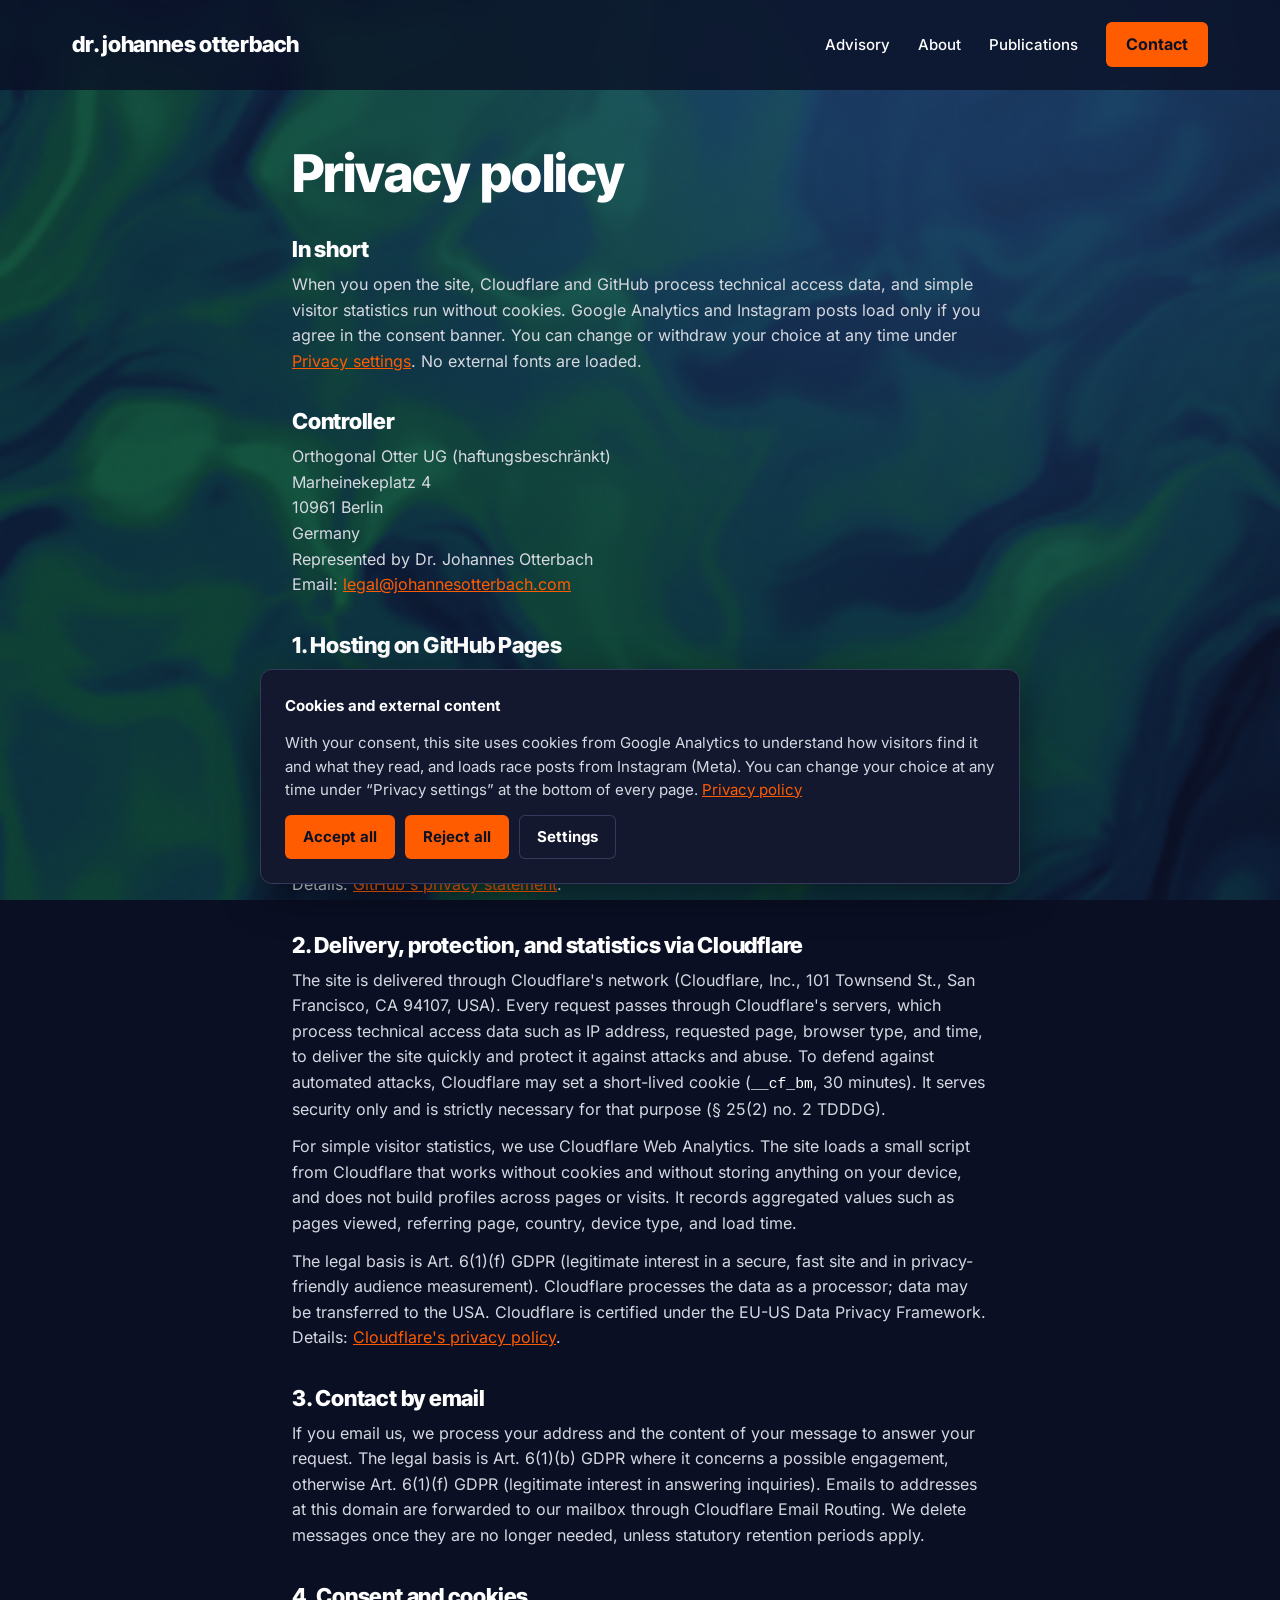
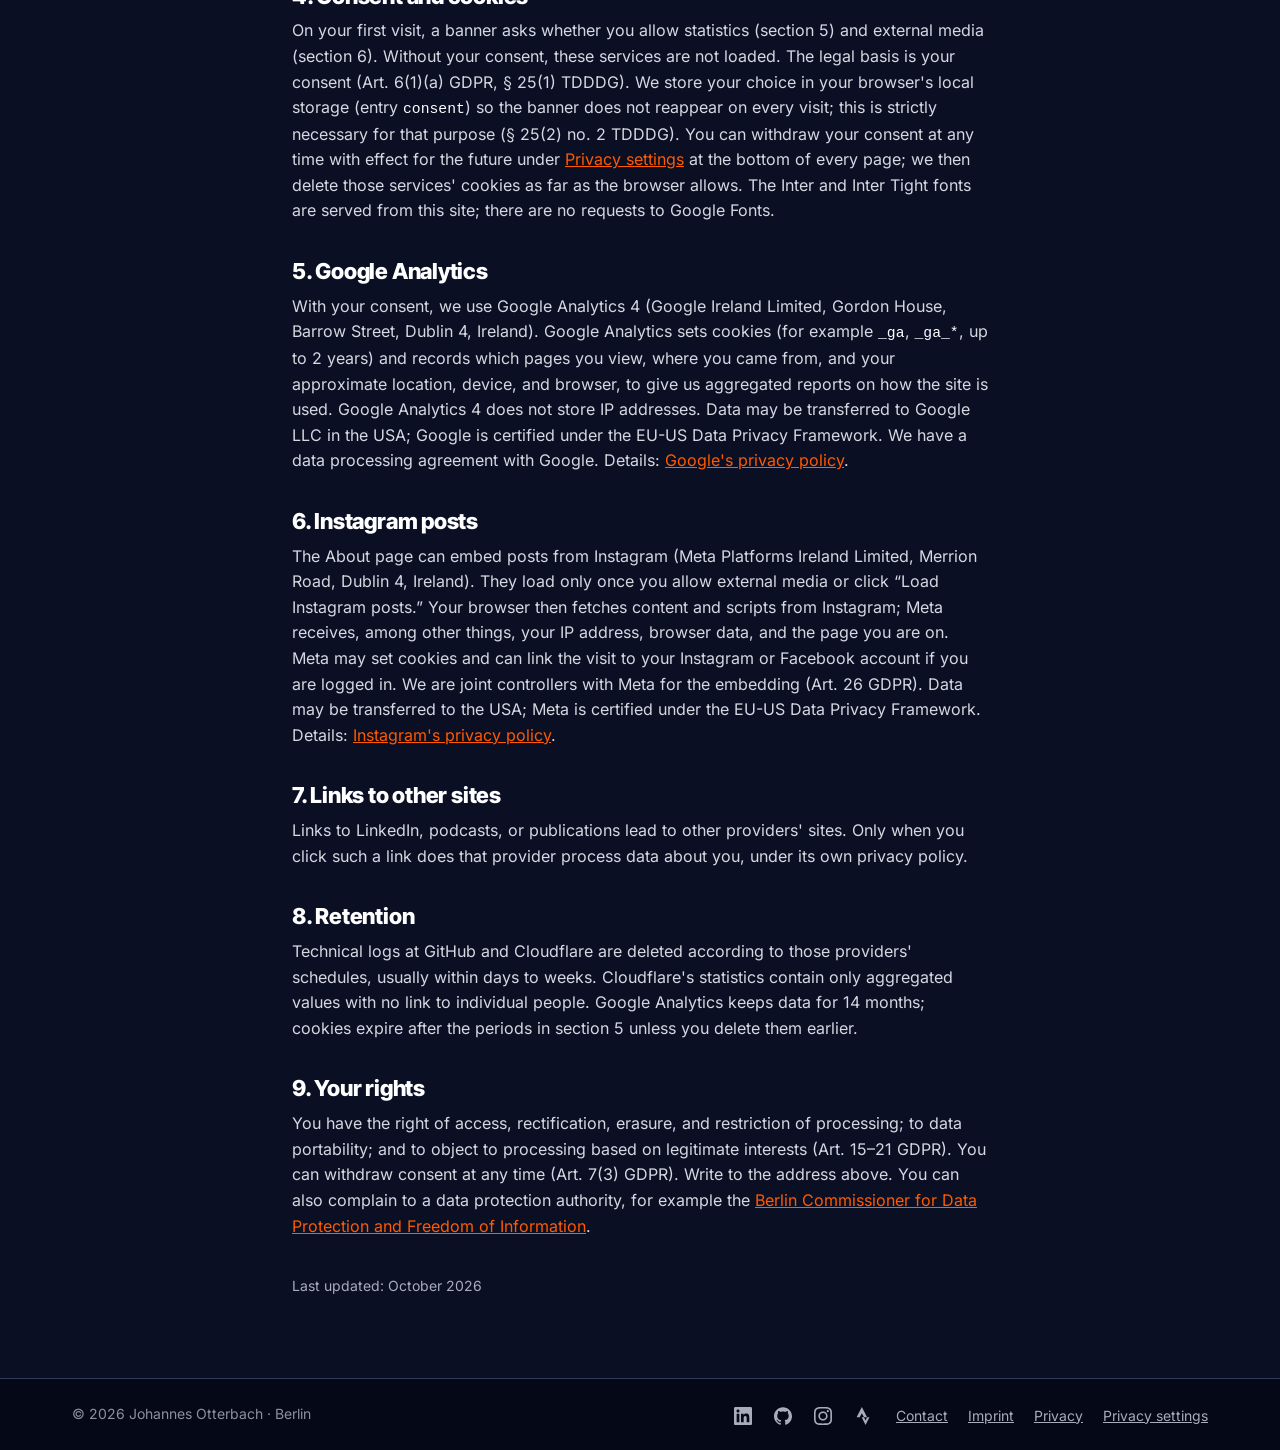
<file: privacy/index.html>
<!doctype html> <html lang="en"> <head> <meta charset="utf-8"> <meta http-equiv="Content-Security-Policy" content="default-src 'self'; script-src 'self' https://static.cloudflareinsights.com; style-src 'self'; img-src 'self' data:; connect-src 'self' https://cloudflareinsights.com; frame-src 'none'; font-src 'self'; object-src 'none'; base-uri 'self'; form-action 'none'"> <meta name="viewport" content="width=device-width,initial-scale=1"> <title>Privacy · Johannes Otterbach</title> <meta name="description" content="Privacy policy: hosting, statistics, consent-based cookies, Instagram."> <meta name="author" content="Johannes Otterbach"> <meta name="robots" content="noindex, nofollow"> <meta name="theme-color" content="#0A0F24"> <meta property="og:type" content="website"> <meta property="og:site_name" content="Johannes Otterbach"> <meta property="og:title" content="Privacy · Johannes Otterbach"> <meta property="og:description" content="Privacy policy: hosting, statistics, consent-based cookies, Instagram."> <meta property="og:url" content="https://preview-rwz36t5jhg.johannesotterbach.com/privacy/"> <meta property="og:image" content="https://preview-rwz36t5jhg.johannesotterbach.com/og-en.jpg"> <meta property="og:image:width" content="1200"> <meta property="og:image:height" content="630"> <meta property="og:locale" content="en_US"> <meta name="twitter:card" content="summary_large_image"> <link rel="icon" href="/favicon.ico" sizes="32x32"> <link rel="icon" href="/favicon.svg" type="image/svg+xml"> <link rel="apple-touch-icon" href="/apple-touch-icon.png"> <link rel="manifest" href="/site.webmanifest"> <link rel="preload" href="/fonts/inter-tight-latin-800-normal.woff2" as="font" type="font/woff2" crossorigin> <link rel="preload" href="/fonts/inter-latin-400-normal.woff2" as="font" type="font/woff2" crossorigin> <link rel="stylesheet" href="/style.css?v=95e95d86fc"> <script type="application/ld+json">{"@context":"https://schema.org","@graph":[{"@type":"Person","@id":"https://preview-rwz36t5jhg.johannesotterbach.com/#person","name":"Johannes Otterbach","honorificPrefix":"Dr.","url":"https://preview-rwz36t5jhg.johannesotterbach.com/","image":"https://preview-rwz36t5jhg.johannesotterbach.com/img/portrait-960.jpg","jobTitle":"Engineer and investor","description":"Physicist, engineer and investor in Berlin. PhD in quantum physics; built software, quantum and AI systems at Palantir, Rigetti Computing and OpenAI; led ML research at Merantix; co-founded nyonic as CTO. Technical due diligence, advisory and keynotes for AI and quantum.","knowsAbout":["Artificial intelligence","Machine learning","Quantum computing","Technical due diligence","Deep tech"],"alumniOf":[{"@type":"CollegeOrUniversity","name":"RPTU Kaiserslautern-Landau"},{"@type":"CollegeOrUniversity","name":"Harvard University"}],"address":{"@type":"PostalAddress","addressLocality":"Berlin","addressCountry":"DE"},"sameAs":["https://www.linkedin.com/in/jotterbach/","https://scholar.google.com/citations?user=yZS4ce8AAAAJ","https://orcid.org/0000-0002-7404-2321","https://github.com/jotterbach","https://www.instagram.com/__otterwise__/","https://www.strava.com/athletes/10854986"]},{"@type":"WebSite","@id":"https://preview-rwz36t5jhg.johannesotterbach.com/#website","url":"https://preview-rwz36t5jhg.johannesotterbach.com/","name":"Johannes Otterbach","inLanguage":["en"],"publisher":{"@id":"https://preview-rwz36t5jhg.johannesotterbach.com/#person"}},{"@type":"WebPage","url":"https://preview-rwz36t5jhg.johannesotterbach.com/privacy/","name":"Privacy · Johannes Otterbach","description":"Privacy policy: hosting, statistics, consent-based cookies, Instagram.","inLanguage":"en","isPartOf":{"@id":"https://preview-rwz36t5jhg.johannesotterbach.com/#website"},"about":{"@id":"https://preview-rwz36t5jhg.johannesotterbach.com/#person"}}]}</script> <script defer="defer" src="/site.js?v=1984920b0e"></script> </head> <body> <a class="skip" href="#main">Skip to content</a> <header class="site-header"> <div class="wrap"> <a class="wordmark" href="/">dr. johannes otterbach</a> <nav class="nav" aria-label="Main"> <a href="/advisory/">Advisory</a> <a href="/about/">About</a> <a href="/publications/">Publications</a> <a class="btn" href="/imprint/#contact" data-u="sennahoj" data-d="moc.hcabrettosennahoj">Contact</a> </nav> <details class="menu"> <summary aria-label="Menu"><svg width="26" height="20" viewBox="0 0 26 20" aria-hidden="true"><rect y="1" width="26" height="3" rx="1.5" fill="#fff"/><rect y="8.5" width="26" height="3" rx="1.5" fill="#fff"/><rect y="16" width="26" height="3" rx="1.5" fill="#fff"/></svg></summary> <nav class="nav" aria-label="Menu"> <a href="/advisory/">Advisory</a> <a href="/about/">About</a> <a href="/publications/">Publications</a> <a class="btn" href="/imprint/#contact" data-u="sennahoj" data-d="moc.hcabrettosennahoj">Contact</a> </nav> </details> </div> </header> <main id="main"> <article class="wrap legal"> <h1>Privacy policy</h1> <h2>In short</h2> <p>When you open the site, Cloudflare and GitHub process technical access data, and simple visitor statistics run without cookies. Google Analytics and Instagram posts load only if you agree in the consent banner. You can change or withdraw your choice at any time under <a href="#" data-consent-open>Privacy settings</a>. No external fonts are loaded.</p> <h2>Controller</h2> <p>Orthogonal Otter UG (haftungsbeschränkt)<br>Marheinekeplatz 4<br>10961 Berlin<br>Germany<br>Represented by Dr. Johannes Otterbach<br>Email: <a href="/imprint/#contact" data-u="lagel" data-d="moc.hcabrettosennahoj" data-show>legal [at] johannesotterbach [dot] com</a></p> <h2>1. Hosting on GitHub Pages</h2> <p>The site is served by GitHub Pages (GitHub, Inc., 88 Colin P. Kelly Jr. Street, San Francisco, CA 94107, USA). Because the site is delivered through Cloudflare (section 2), it is usually Cloudflare that fetches the files from GitHub, so GitHub mainly processes technical access data from Cloudflare. If you open the site directly at GitHub, GitHub processes technically necessary access data such as your IP address, date and time, the requested file, and your browser type, to deliver the site and protect it from abuse. The legal basis is Art. 6(1)(f) GDPR (legitimate interest in providing the site securely and reliably). Data may be transferred to the USA; GitHub is certified under the EU-US Data Privacy Framework. Details: <a href="https://docs.github.com/en/site-policy/privacy-policies/github-general-privacy-statement" rel="noopener">GitHub's privacy statement</a>.</p> <h2>2. Delivery, protection, and statistics via Cloudflare</h2> <p>The site is delivered through Cloudflare's network (Cloudflare, Inc., 101 Townsend St., San Francisco, CA 94107, USA). Every request passes through Cloudflare's servers, which process technical access data such as IP address, requested page, browser type, and time, to deliver the site quickly and protect it against attacks and abuse. To defend against automated attacks, Cloudflare may set a short-lived cookie (<code>__cf_bm</code>, 30 minutes). It serves security only and is strictly necessary for that purpose (§ 25(2) no. 2 TDDDG).</p> <p>For simple visitor statistics, we use Cloudflare Web Analytics. The site loads a small script from Cloudflare that works without cookies and without storing anything on your device, and does not build profiles across pages or visits. It records aggregated values such as pages viewed, referring page, country, device type, and load time.</p> <p>The legal basis is Art. 6(1)(f) GDPR (legitimate interest in a secure, fast site and in privacy-friendly audience measurement). Cloudflare processes the data as a processor; data may be transferred to the USA. Cloudflare is certified under the EU-US Data Privacy Framework. Details: <a href="https://www.cloudflare.com/privacypolicy/" rel="noopener">Cloudflare's privacy policy</a>.</p> <h2>3. Contact by email</h2> <p>If you email us, we process your address and the content of your message to answer your request. The legal basis is Art. 6(1)(b) GDPR where it concerns a possible engagement, otherwise Art. 6(1)(f) GDPR (legitimate interest in answering inquiries). Emails to addresses at this domain are forwarded to our mailbox through Cloudflare Email Routing. We delete messages once they are no longer needed, unless statutory retention periods apply.</p> <h2>4. Consent and cookies</h2> <p>On your first visit, a banner asks whether you allow statistics (section 5) and external media (section 6). Without your consent, these services are not loaded. The legal basis is your consent (Art. 6(1)(a) GDPR, § 25(1) TDDDG). We store your choice in your browser's local storage (entry <code>consent</code>) so the banner does not reappear on every visit; this is strictly necessary for that purpose (§ 25(2) no. 2 TDDDG). You can withdraw your consent at any time with effect for the future under <a href="#" data-consent-open>Privacy settings</a> at the bottom of every page; we then delete those services' cookies as far as the browser allows. The Inter and Inter Tight fonts are served from this site; there are no requests to Google Fonts.</p> <h2>5. Google Analytics</h2> <p>With your consent, we use Google Analytics 4 (Google Ireland Limited, Gordon House, Barrow Street, Dublin 4, Ireland). Google Analytics sets cookies (for example <code>_ga</code>, <code>_ga_*</code>, up to 2 years) and records which pages you view, where you came from, and your approximate location, device, and browser, to give us aggregated reports on how the site is used. Google Analytics 4 does not store IP addresses. Data may be transferred to Google LLC in the USA; Google is certified under the EU-US Data Privacy Framework. We have a data processing agreement with Google. Details: <a href="https://policies.google.com/privacy" rel="noopener">Google's privacy policy</a>.</p> <h2>6. Instagram posts</h2> <p>The About page can embed posts from Instagram (Meta Platforms Ireland Limited, Merrion Road, Dublin 4, Ireland). They load only once you allow external media or click “Load Instagram posts.” Your browser then fetches content and scripts from Instagram; Meta receives, among other things, your IP address, browser data, and the page you are on. Meta may set cookies and can link the visit to your Instagram or Facebook account if you are logged in. We are joint controllers with Meta for the embedding (Art. 26 GDPR). Data may be transferred to the USA; Meta is certified under the EU-US Data Privacy Framework. Details: <a href="https://privacycenter.instagram.com/policy" rel="noopener">Instagram's privacy policy</a>.</p> <h2>7. Links to other sites</h2> <p>Links to LinkedIn, podcasts, or publications lead to other providers' sites. Only when you click such a link does that provider process data about you, under its own privacy policy.</p> <h2>8. Retention</h2> <p>Technical logs at GitHub and Cloudflare are deleted according to those providers' schedules, usually within days to weeks. Cloudflare's statistics contain only aggregated values with no link to individual people. Google Analytics keeps data for 14 months; cookies expire after the periods in section 5 unless you delete them earlier.</p> <h2>9. Your rights</h2> <p>You have the right of access, rectification, erasure, and restriction of processing; to data portability; and to object to processing based on legitimate interests (Art. 15–21 GDPR). You can withdraw consent at any time (Art. 7(3) GDPR). Write to the address above. You can also complain to a data protection authority, for example the <a href="https://www.datenschutz-berlin.de/" rel="noopener">Berlin Commissioner for Data Protection and Freedom of Information</a>.</p> <p class="stand">Last updated: October 2026</p> </article> </main> <footer class="site-footer"> <div class="wrap"> <span>© 2026 Johannes Otterbach · Berlin</span> <nav aria-label="Footer"> <span class="social"> <a class="icon-link" href="https://www.linkedin.com/in/jotterbach/" rel="me noopener" aria-label="LinkedIn" title="LinkedIn"><svg class="icon" viewBox="0 0 24 24" aria-hidden="true" focusable="false"><path d="M20.447 20.452h-3.554v-5.569c0-1.328-.027-3.037-1.852-3.037-1.853 0-2.136 1.445-2.136 2.939v5.667H9.351V9h3.414v1.561h.046c.477-.9 1.637-1.85 3.37-1.85 3.601 0 4.267 2.37 4.267 5.455v6.286zM5.337 7.433c-1.144 0-2.063-.926-2.063-2.065 0-1.138.92-2.063 2.063-2.063 1.14 0 2.064.925 2.064 2.063 0 1.139-.925 2.065-2.064 2.065zm1.782 13.019H3.555V9h3.564v11.452zM22.225 0H1.771C.792 0 0 .774 0 1.729v20.542C0 23.227.792 24 1.771 24h20.451C23.2 24 24 23.227 24 22.271V1.729C24 .774 23.2 0 22.222 0h.003z"/></svg></a> <a class="icon-link" href="https://github.com/jotterbach" rel="me noopener" aria-label="GitHub" title="GitHub"><svg class="icon" viewBox="0 0 24 24" aria-hidden="true" focusable="false"><path d="M12 .297c-6.63 0-12 5.373-12 12 0 5.303 3.438 9.8 8.205 11.385.6.113.82-.258.82-.577 0-.285-.01-1.04-.015-2.04-3.338.724-4.042-1.61-4.042-1.61C4.422 18.07 3.633 17.7 3.633 17.7c-1.087-.744.084-.729.084-.729 1.205.084 1.838 1.236 1.838 1.236 1.07 1.835 2.809 1.305 3.495.998.108-.776.417-1.305.76-1.605-2.665-.3-5.466-1.332-5.466-5.93 0-1.31.465-2.38 1.235-3.22-.135-.303-.54-1.523.105-3.176 0 0 1.005-.322 3.3 1.23.96-.267 1.98-.399 3-.405 1.02.006 2.04.138 3 .405 2.28-1.552 3.285-1.23 3.285-1.23.645 1.653.24 2.873.12 3.176.765.84 1.23 1.91 1.23 3.22 0 4.61-2.805 5.625-5.475 5.92.42.36.81 1.096.81 2.22 0 1.606-.015 2.896-.015 3.286 0 .315.21.69.825.57C20.565 22.092 24 17.592 24 12.297c0-6.627-5.373-12-12-12"/></svg></a> <a class="icon-link" href="https://www.instagram.com/__otterwise__/" rel="me noopener" aria-label="Instagram" title="Instagram"><svg class="icon" viewBox="0 0 24 24" aria-hidden="true" focusable="false"><path d="M7.0301.084c-1.2768.0602-2.1487.264-2.911.5634-.7888.3075-1.4575.72-2.1228 1.3877-.6652.6677-1.075 1.3368-1.3802 2.127-.2954.7638-.4956 1.6365-.552 2.914-.0564 1.2775-.0689 1.6882-.0626 4.947.0062 3.2586.0206 3.6671.0825 4.9473.061 1.2765.264 2.1482.5635 2.9107.308.7889.72 1.4573 1.388 2.1228.6679.6655 1.3365 1.0743 2.1285 1.38.7632.295 1.6361.4961 2.9134.552 1.2773.056 1.6884.069 4.9462.0627 3.2578-.0062 3.668-.0207 4.9478-.0814 1.28-.0607 2.147-.2652 2.9098-.5633.7889-.3086 1.4578-.72 2.1228-1.3881.665-.6682 1.0745-1.3378 1.3795-2.1284.2957-.7632.4966-1.636.552-2.9124.056-1.2809.0692-1.6898.063-4.948-.0063-3.2583-.021-3.6668-.0817-4.9465-.0607-1.2797-.264-2.1487-.5633-2.9117-.3084-.7889-.72-1.4568-1.3876-2.1228C21.2982 1.33 20.628.9208 19.8378.6165 19.074.321 18.2017.1197 16.9244.0645 15.6471.0093 15.236-.005 11.977.0014 8.718.0076 8.31.0215 7.0301.0839m.1402 21.6932c-1.17-.0509-1.8053-.2453-2.2287-.408-.5606-.216-.96-.4771-1.3819-.895-.422-.4178-.6811-.8186-.9-1.378-.1644-.4234-.3624-1.058-.4171-2.228-.0595-1.2645-.072-1.6442-.079-4.848-.007-3.2037.0053-3.583.0607-4.848.05-1.169.2456-1.805.408-2.2282.216-.5613.4762-.96.895-1.3816.4188-.4217.8184-.6814 1.3783-.9003.423-.1651 1.0575-.3614 2.227-.4171 1.2655-.06 1.6447-.072 4.848-.079 3.2033-.007 3.5835.005 4.8495.0608 1.169.0508 1.8053.2445 2.228.408.5608.216.96.4754 1.3816.895.4217.4194.6816.8176.9005 1.3787.1653.4217.3617 1.056.4169 2.2263.0602 1.2655.0739 1.645.0796 4.848.0058 3.203-.0055 3.5834-.061 4.848-.051 1.17-.245 1.8055-.408 2.2294-.216.5604-.4763.96-.8954 1.3814-.419.4215-.8181.6811-1.3783.9-.4224.1649-1.0577.3617-2.2262.4174-1.2656.0595-1.6448.072-4.8493.079-3.2045.007-3.5825-.006-4.848-.0608M16.953 5.5864A1.44 1.44 0 1 0 18.39 4.144a1.44 1.44 0 0 0-1.437 1.4424M5.8385 12.012c.0067 3.4032 2.7706 6.1557 6.173 6.1493 3.4026-.0065 6.157-2.7701 6.1506-6.1733-.0065-3.4032-2.771-6.1565-6.174-6.1498-3.403.0067-6.156 2.771-6.1496 6.1738M8 12.0077a4 4 0 1 1 4.008 3.9921A3.9996 3.9996 0 0 1 8 12.0077"/></svg></a> <a class="icon-link" href="https://www.strava.com/athletes/10854986" rel="me noopener" aria-label="Strava" title="Strava"><svg class="icon" viewBox="0 0 24 24" aria-hidden="true" focusable="false"><path d="M15.387 17.944l-2.089-4.116h-3.065L15.387 24l5.15-10.172h-3.066m-7.008-5.599l2.836 5.598h4.172L10.463 0l-7 13.828h4.169"/></svg></a> </span> <a href="/imprint/#contact" data-u="sennahoj" data-d="moc.hcabrettosennahoj">Contact</a> <a href="/imprint/">Imprint</a> <a href="/privacy/" aria-current="page">Privacy</a> <a href="/privacy/" data-consent-open>Privacy settings</a> </nav> </div> </footer> <section id="consent" class="consent" role="dialog" aria-labelledby="consent-title" hidden> <div class="consent-box"> <p id="consent-title" class="consent-title">Cookies and external content</p> <p>With your consent, this site uses cookies from Google Analytics to understand how visitors find it and what they read, and loads race posts from Instagram (Meta). You can change your choice at any time under “Privacy settings” at the bottom of every page. <a href="/privacy/">Privacy policy</a></p> <div class="consent-settings" hidden> <label class="consent-row"><input type="checkbox" checked="checked" disabled="disabled"><span><strong>Necessary</strong> Keeps the site running and remembers your choice. Always on.</span></label> <label class="consent-row"><input type="checkbox" name="stats"><span><strong>Statistics</strong> Google Analytics: which pages are read and where visitors come from.</span></label> <label class="consent-row"><input type="checkbox" name="media"><span><strong>External media</strong> Instagram (Meta): shows the race posts on the About page.</span></label> <button type="button" class="btn ghost" data-act="save">Save choice</button> </div> <div class="consent-actions"> <button type="button" class="btn" data-act="all">Accept all</button> <button type="button" class="btn" data-act="none">Reject all</button> <button type="button" class="btn ghost" data-act="settings">Settings</button> </div> </div> </section> </body> </html>
</file>
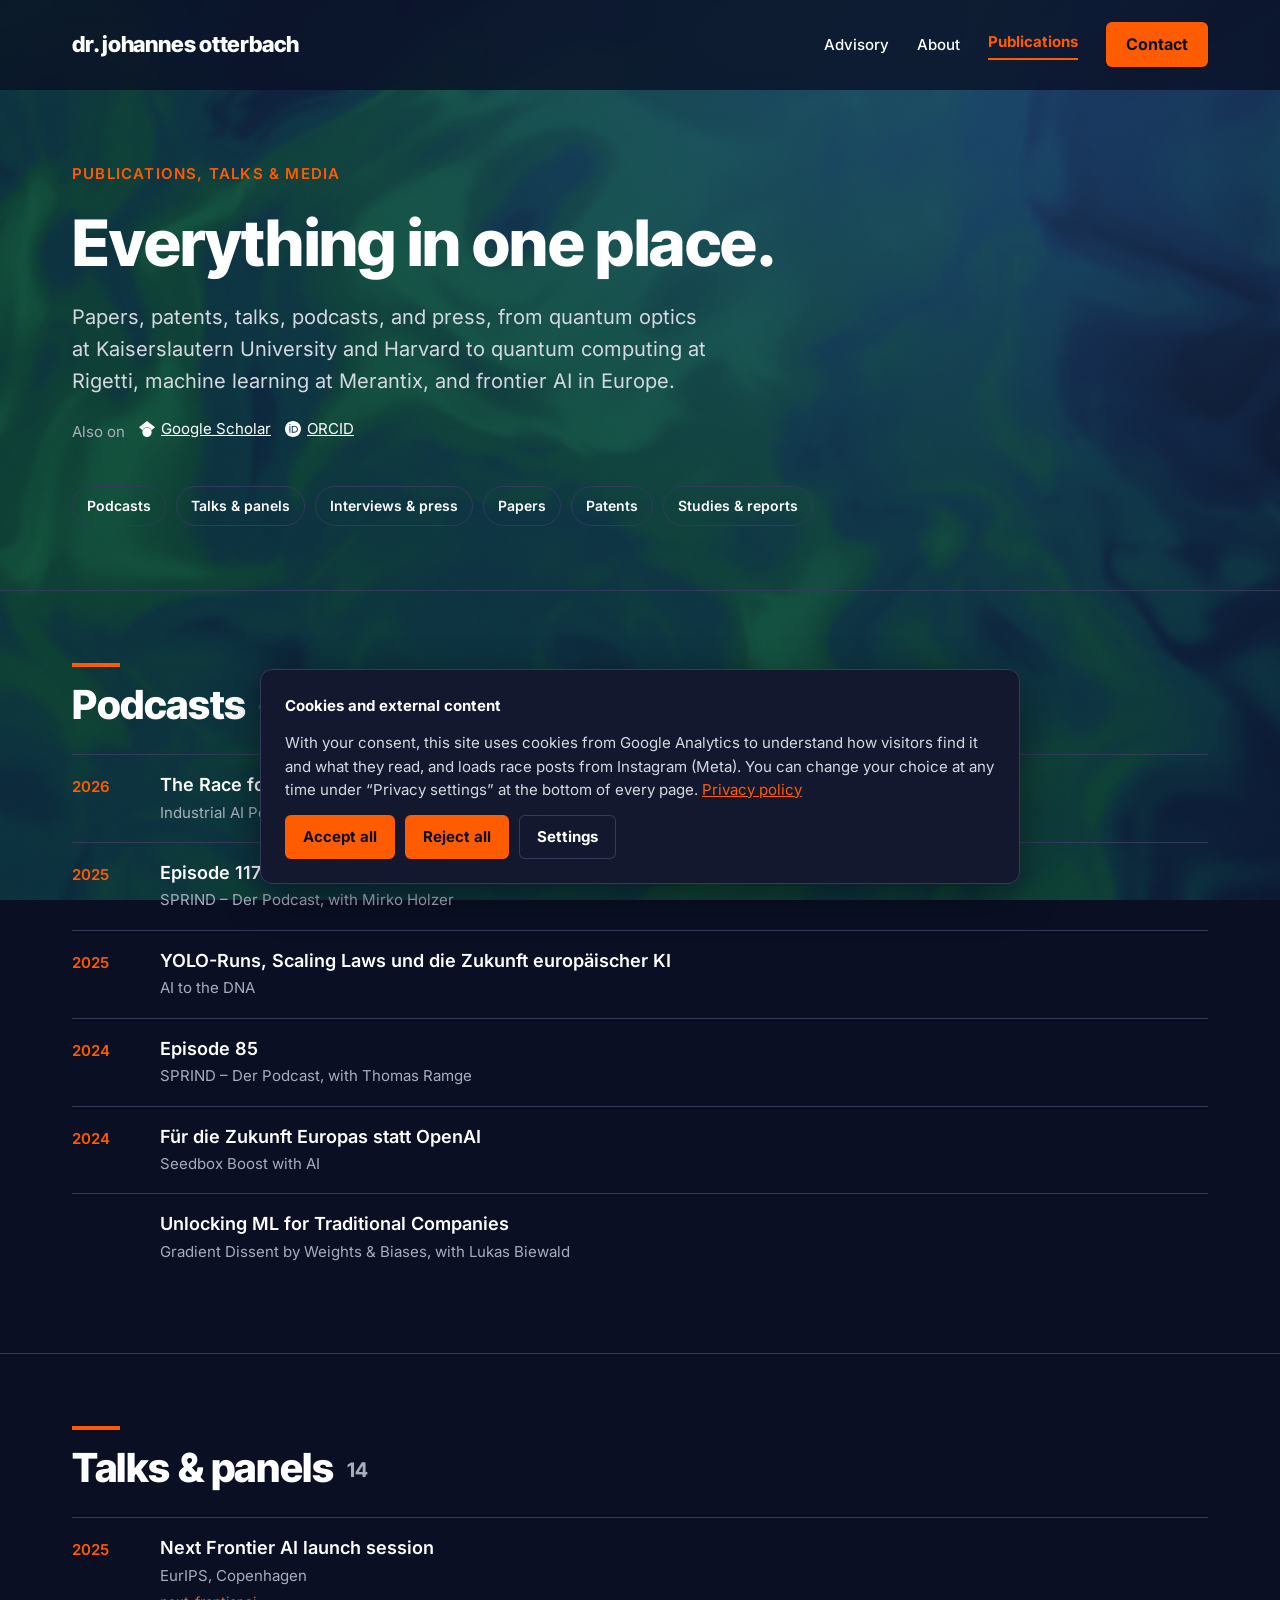
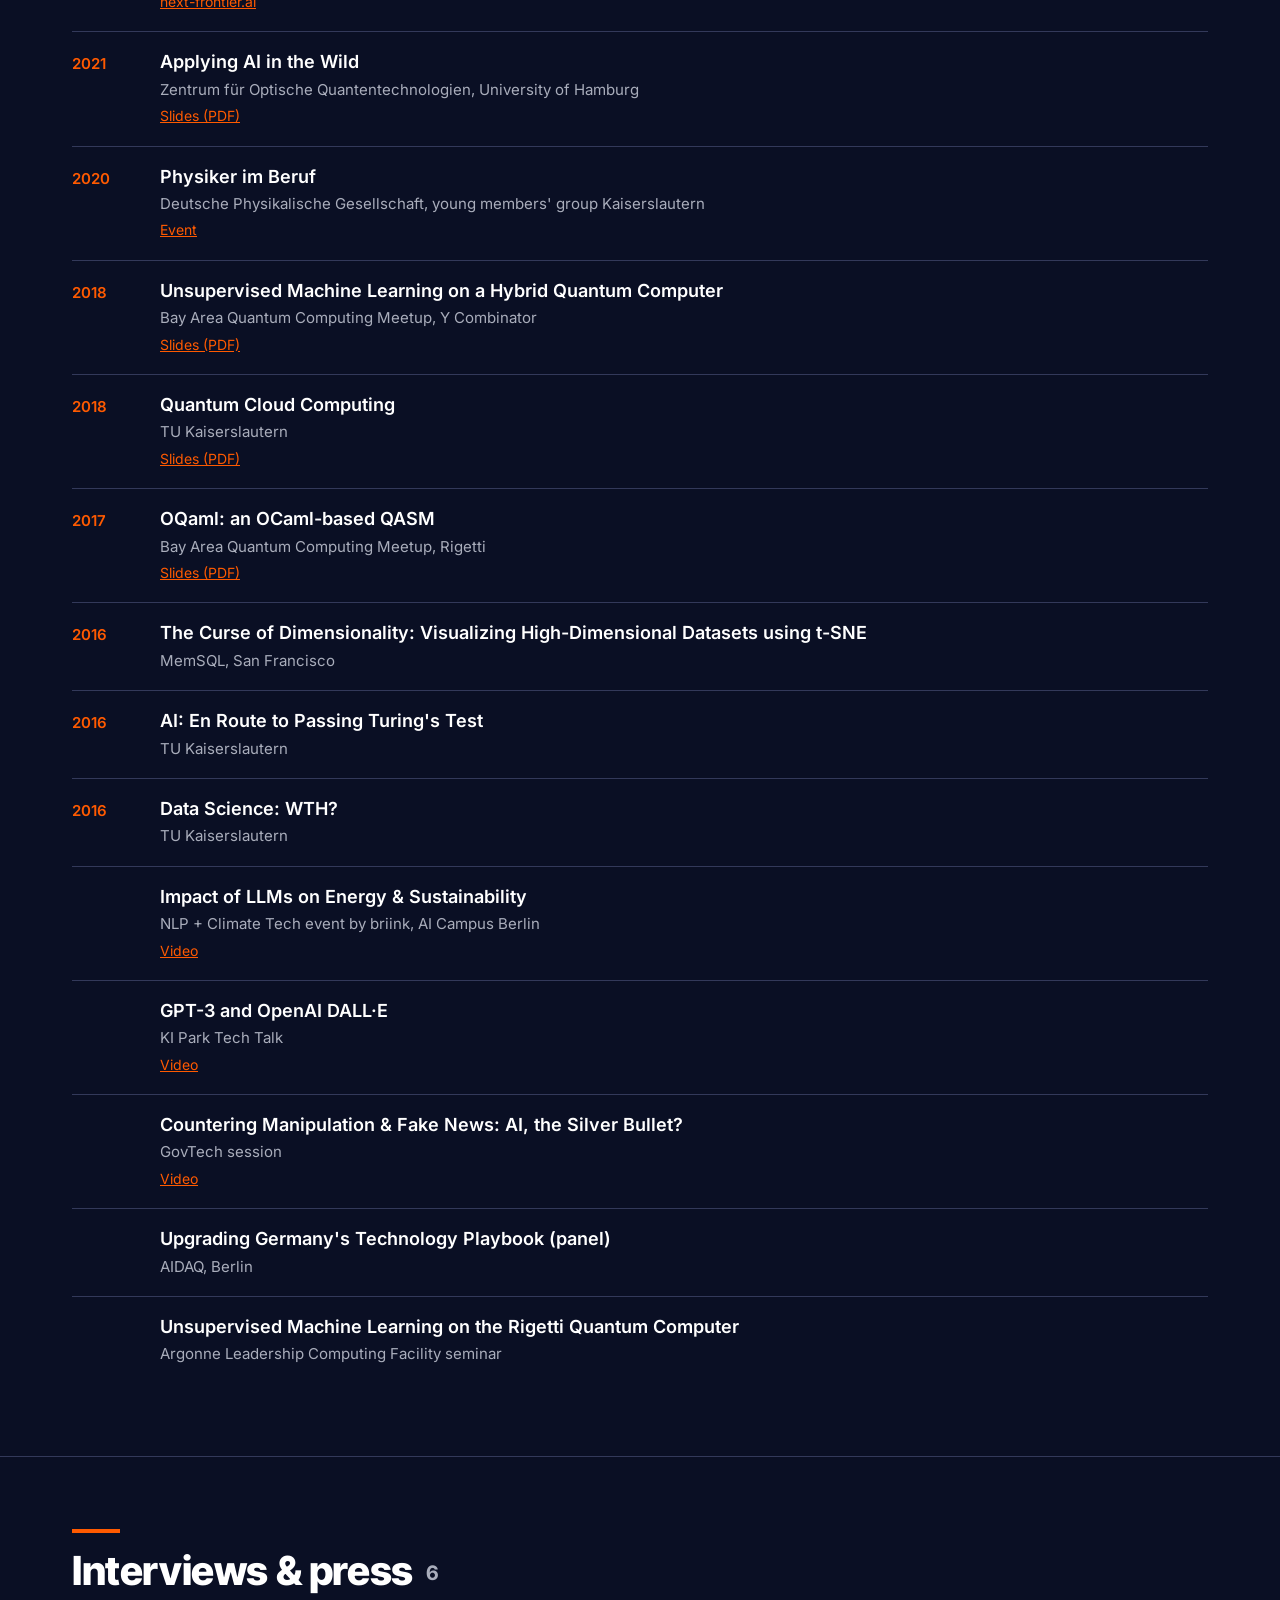
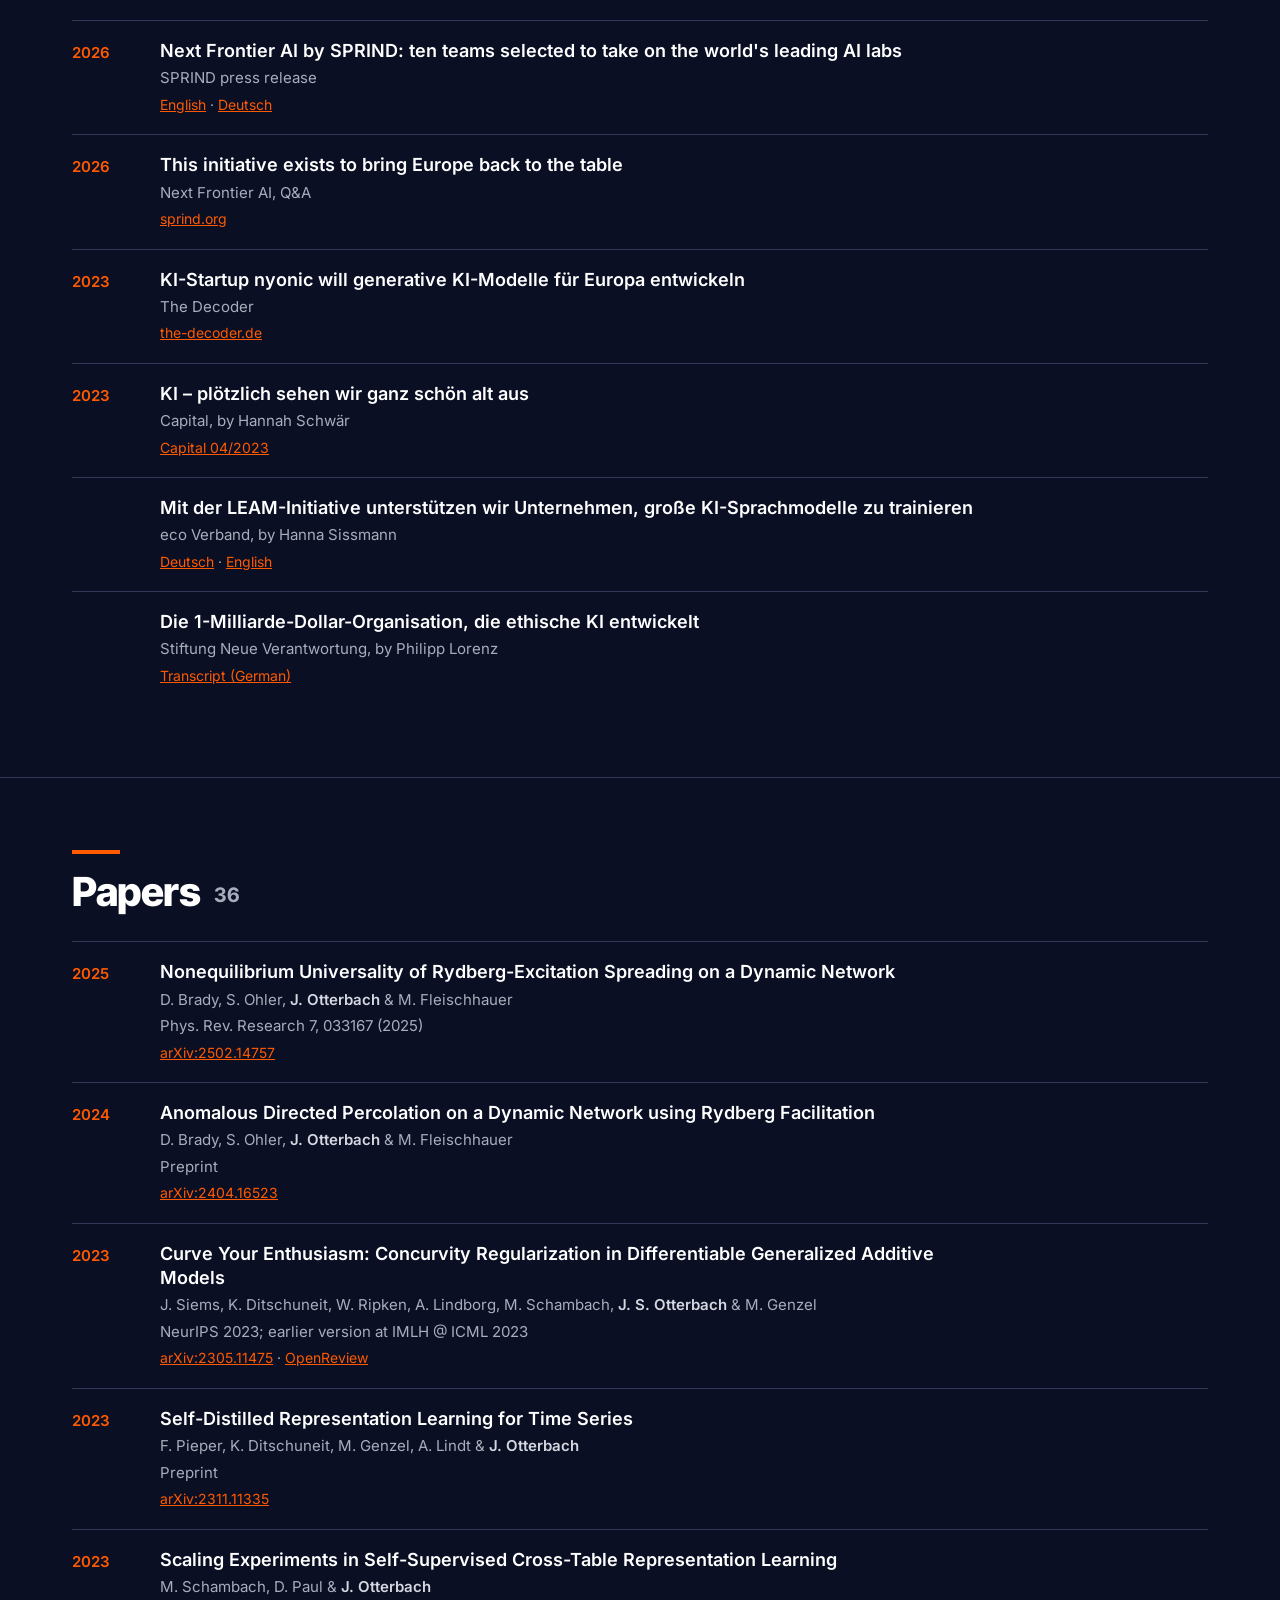
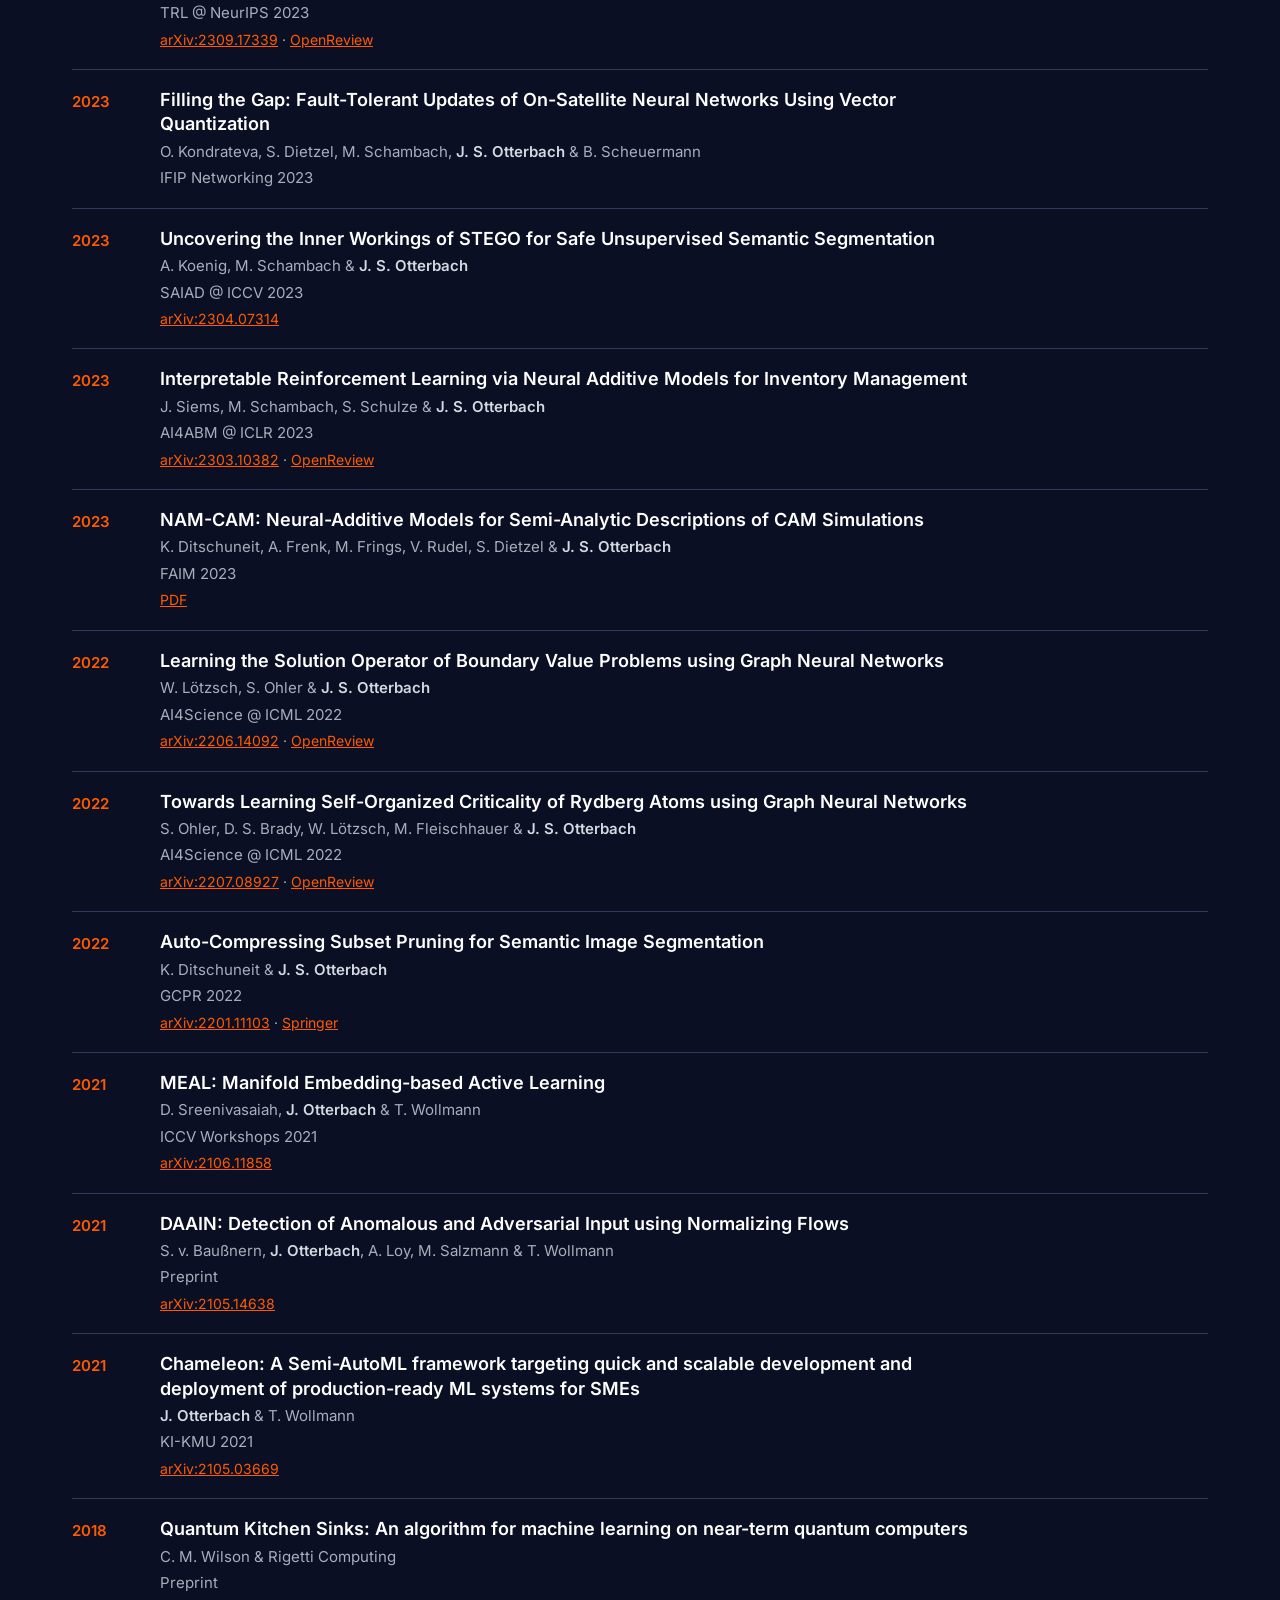
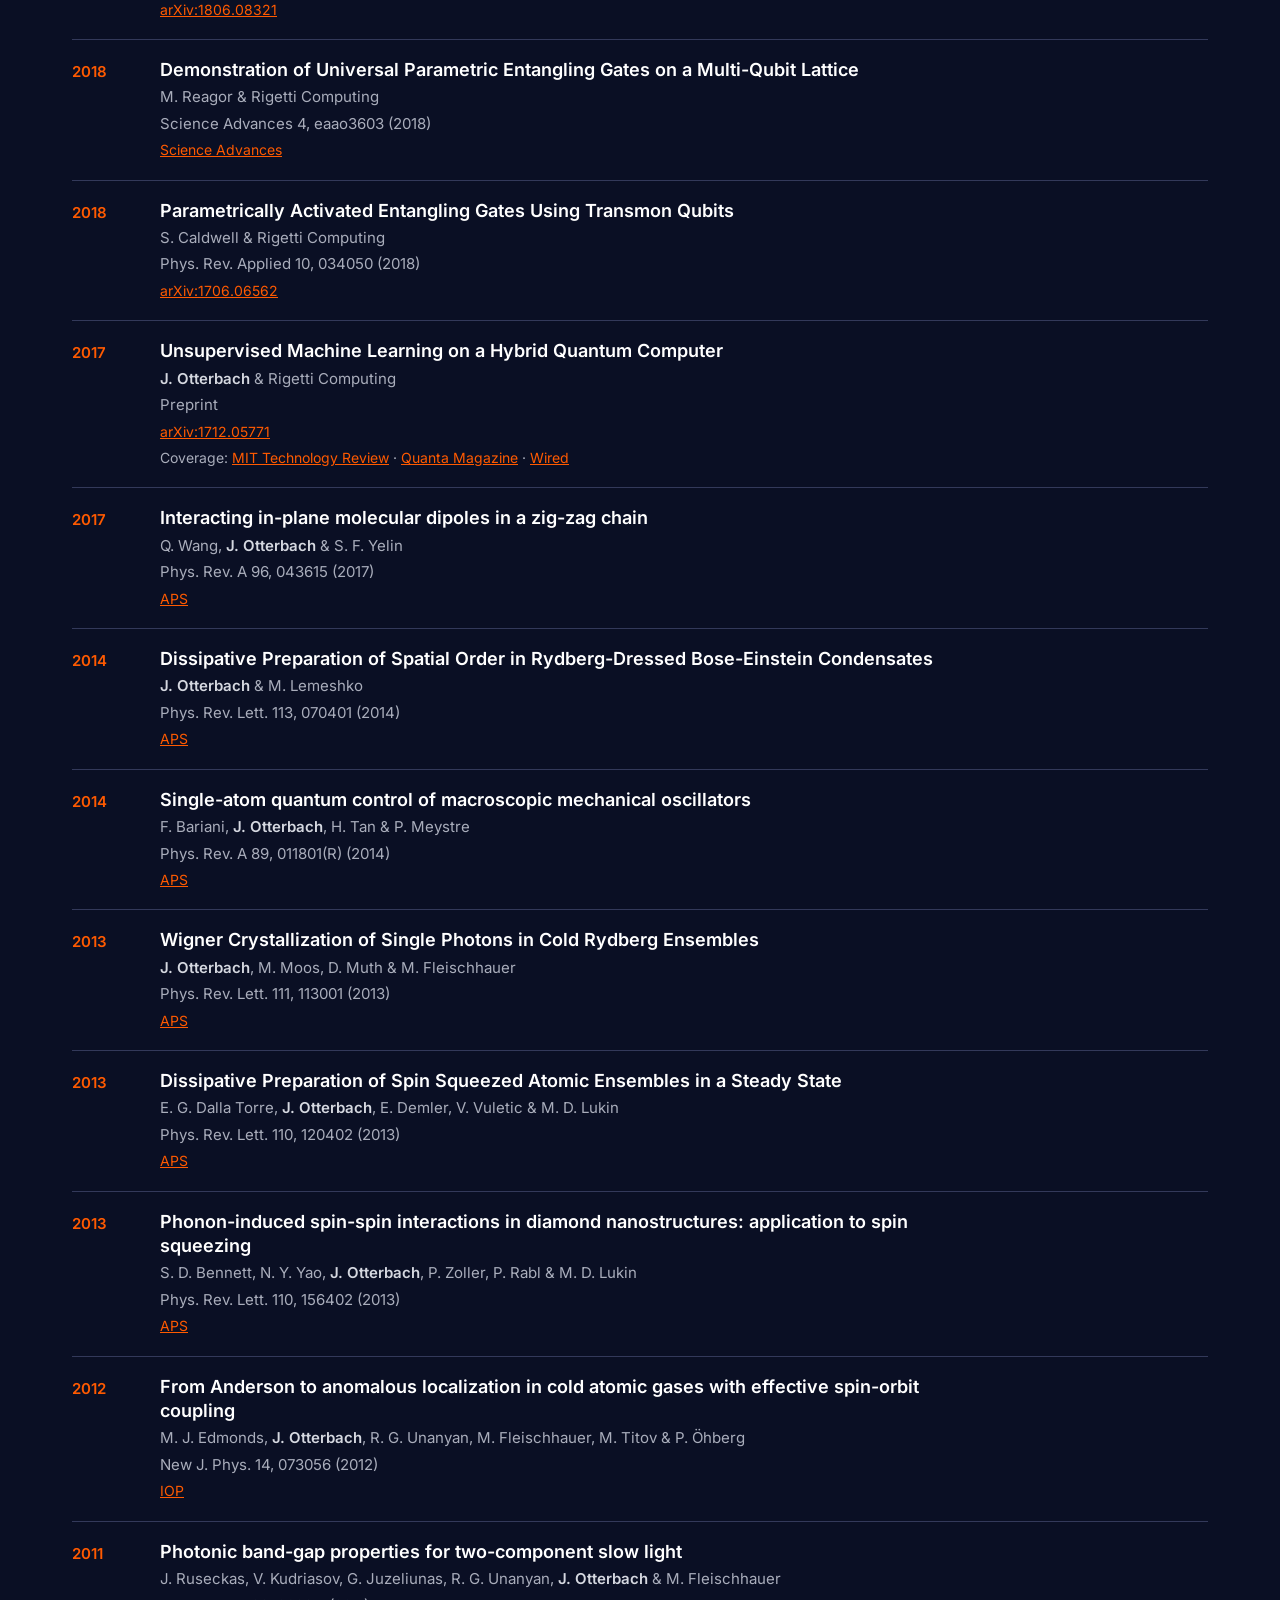
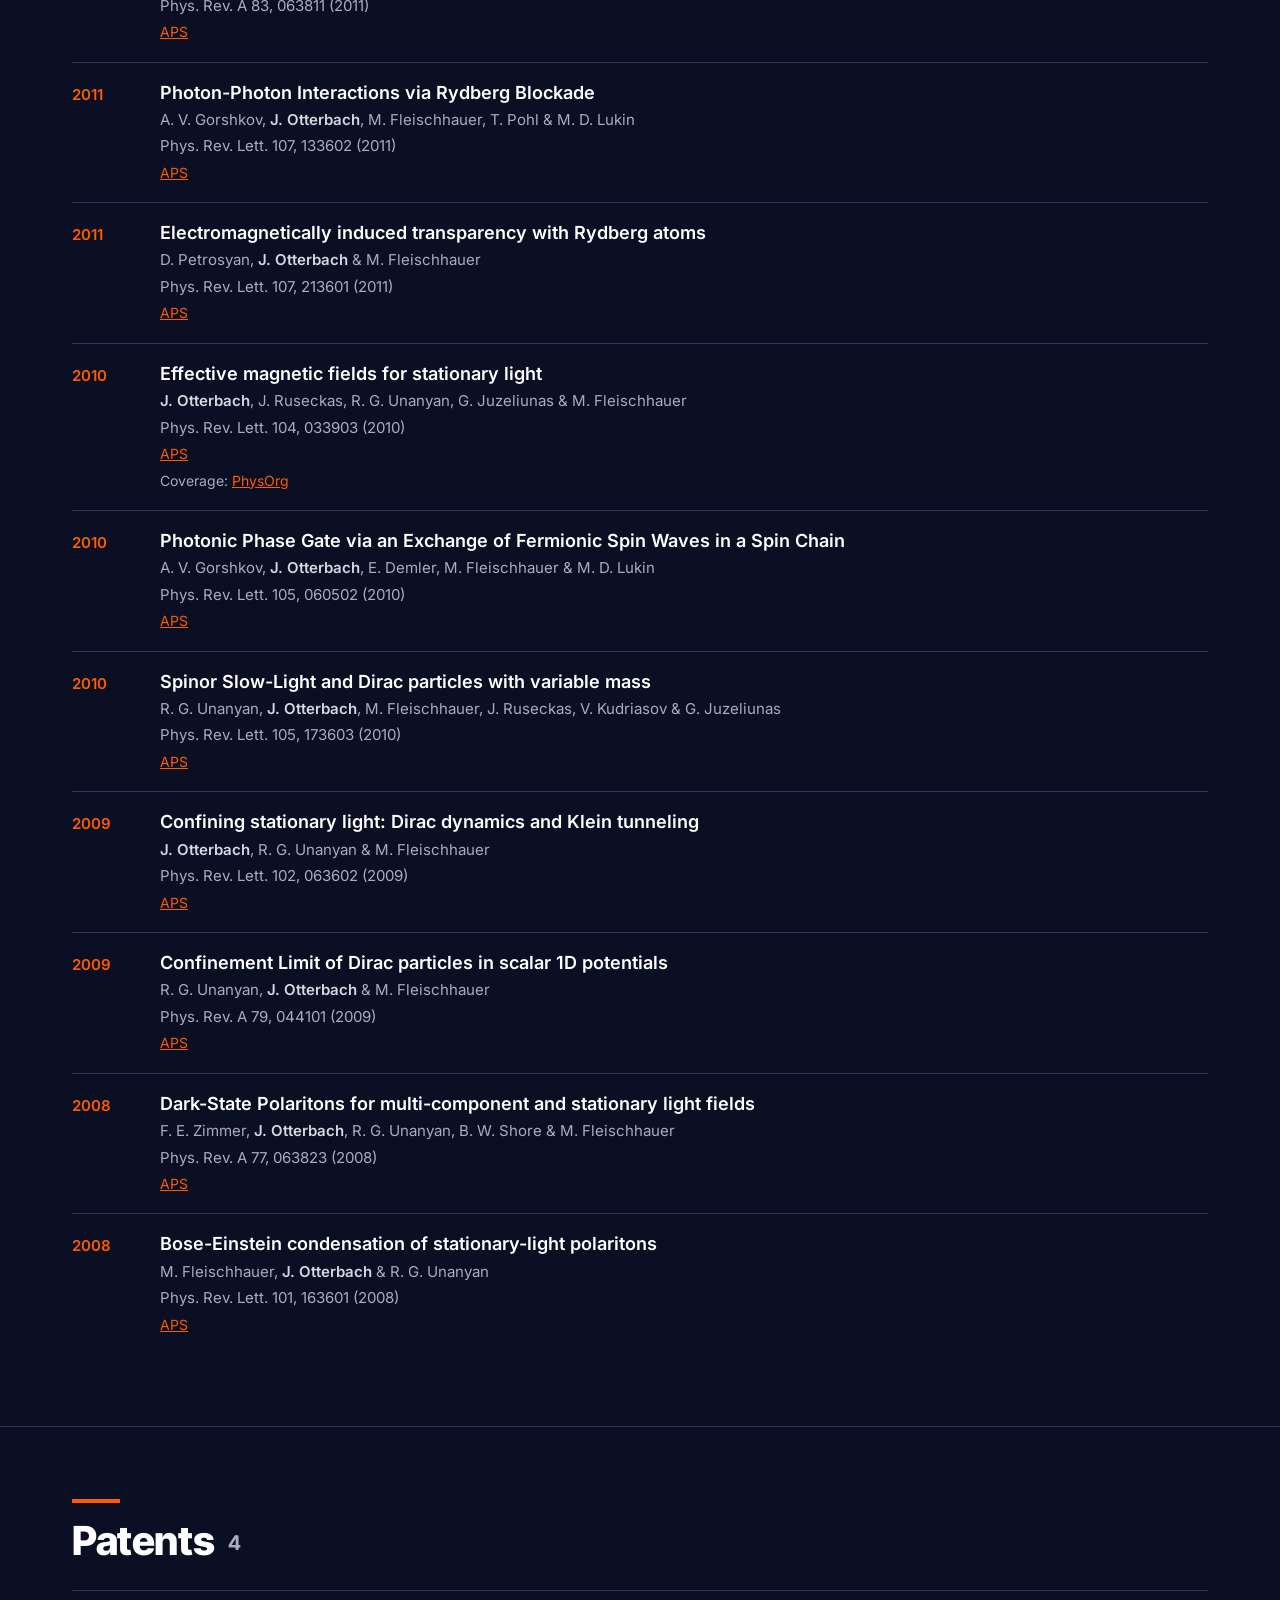
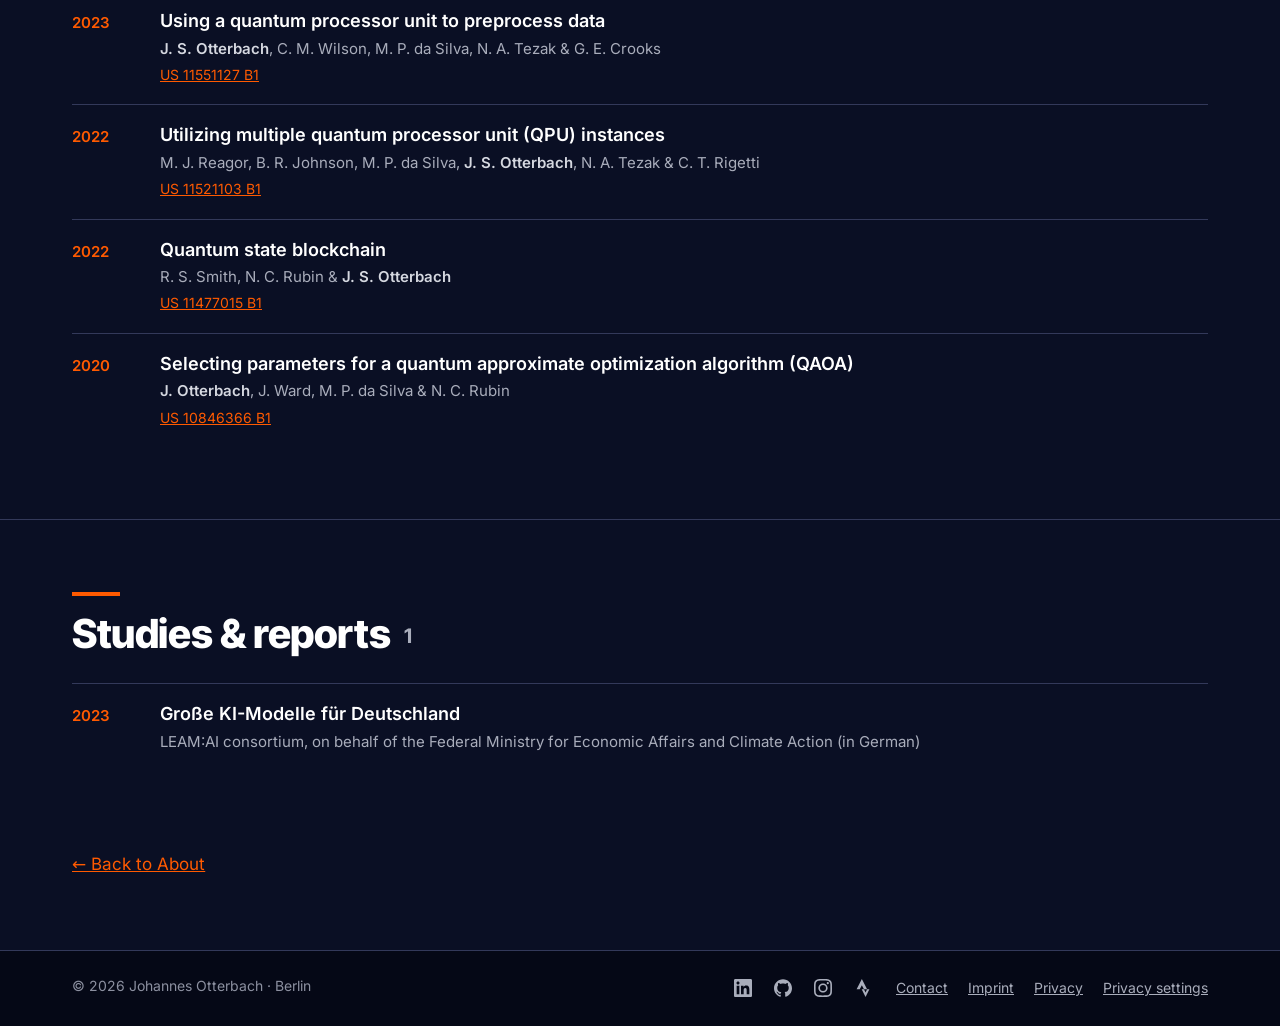
<file: publications/index.html>
<!doctype html> <html lang="en"> <head> <meta charset="utf-8"> <meta http-equiv="Content-Security-Policy" content="default-src 'self'; script-src 'self' https://static.cloudflareinsights.com; style-src 'self'; img-src 'self' data:; connect-src 'self' https://cloudflareinsights.com; frame-src 'none'; font-src 'self'; object-src 'none'; base-uri 'self'; form-action 'none'"> <meta name="viewport" content="width=device-width,initial-scale=1"> <title>Publications, talks &amp; media · Dr. Johannes Otterbach</title> <meta name="description" content="All papers, patents, talks, podcasts, and press of Johannes Otterbach: quantum optics, quantum computing at Rigetti, machine learning at Merantix, and frontier AI in Europe."> <meta name="author" content="Johannes Otterbach"> <meta name="robots" content="noindex, nofollow"> <meta name="theme-color" content="#0A0F24"> <meta property="og:type" content="website"> <meta property="og:site_name" content="Johannes Otterbach"> <meta property="og:title" content="Publications, talks &amp; media · Dr. Johannes Otterbach"> <meta property="og:description" content="All papers, patents, talks, podcasts, and press of Johannes Otterbach: quantum optics, quantum computing at Rigetti, machine learning at Merantix, and frontier AI in Europe."> <meta property="og:url" content="https://preview-rwz36t5jhg.johannesotterbach.com/publications/"> <meta property="og:image" content="https://preview-rwz36t5jhg.johannesotterbach.com/og-en.jpg"> <meta property="og:image:width" content="1200"> <meta property="og:image:height" content="630"> <meta property="og:locale" content="en_US"> <meta name="twitter:card" content="summary_large_image"> <link rel="icon" href="/favicon.ico" sizes="32x32"> <link rel="icon" href="/favicon.svg" type="image/svg+xml"> <link rel="apple-touch-icon" href="/apple-touch-icon.png"> <link rel="manifest" href="/site.webmanifest"> <link rel="preload" href="/fonts/inter-tight-latin-800-normal.woff2" as="font" type="font/woff2" crossorigin> <link rel="preload" href="/fonts/inter-latin-400-normal.woff2" as="font" type="font/woff2" crossorigin> <link rel="stylesheet" href="/style.css?v=95e95d86fc"> <script type="application/ld+json">{"@context":"https://schema.org","@graph":[{"@type":"Person","@id":"https://preview-rwz36t5jhg.johannesotterbach.com/#person","name":"Johannes Otterbach","honorificPrefix":"Dr.","url":"https://preview-rwz36t5jhg.johannesotterbach.com/","image":"https://preview-rwz36t5jhg.johannesotterbach.com/img/portrait-960.jpg","jobTitle":"Engineer and investor","description":"Physicist, engineer and investor in Berlin. PhD in quantum physics; built software, quantum and AI systems at Palantir, Rigetti Computing and OpenAI; led ML research at Merantix; co-founded nyonic as CTO. Technical due diligence, advisory and keynotes for AI and quantum.","knowsAbout":["Artificial intelligence","Machine learning","Quantum computing","Technical due diligence","Deep tech"],"alumniOf":[{"@type":"CollegeOrUniversity","name":"RPTU Kaiserslautern-Landau"},{"@type":"CollegeOrUniversity","name":"Harvard University"}],"address":{"@type":"PostalAddress","addressLocality":"Berlin","addressCountry":"DE"},"sameAs":["https://www.linkedin.com/in/jotterbach/","https://scholar.google.com/citations?user=yZS4ce8AAAAJ","https://orcid.org/0000-0002-7404-2321","https://github.com/jotterbach","https://www.instagram.com/__otterwise__/","https://www.strava.com/athletes/10854986"]},{"@type":"WebSite","@id":"https://preview-rwz36t5jhg.johannesotterbach.com/#website","url":"https://preview-rwz36t5jhg.johannesotterbach.com/","name":"Johannes Otterbach","inLanguage":["en"],"publisher":{"@id":"https://preview-rwz36t5jhg.johannesotterbach.com/#person"}},{"@type":"WebPage","url":"https://preview-rwz36t5jhg.johannesotterbach.com/publications/","name":"Publications, talks & media · Dr. Johannes Otterbach","description":"All papers, patents, talks, podcasts, and press of Johannes Otterbach: quantum optics, quantum computing at Rigetti, machine learning at Merantix, and frontier AI in Europe.","inLanguage":"en","isPartOf":{"@id":"https://preview-rwz36t5jhg.johannesotterbach.com/#website"},"about":{"@id":"https://preview-rwz36t5jhg.johannesotterbach.com/#person"}}]}</script> <script defer="defer" src="/site.js?v=1984920b0e"></script> </head> <body> <a class="skip" href="#main">Skip to content</a> <header class="site-header"> <div class="wrap"> <a class="wordmark" href="/">dr. johannes otterbach</a> <nav class="nav" aria-label="Main"> <a href="/advisory/">Advisory</a> <a href="/about/">About</a> <a href="/publications/" aria-current="page">Publications</a> <a class="btn" href="/imprint/#contact" data-u="sennahoj" data-d="moc.hcabrettosennahoj">Contact</a> </nav> <details class="menu"> <summary aria-label="Menu"><svg width="26" height="20" viewBox="0 0 26 20" aria-hidden="true"><rect y="1" width="26" height="3" rx="1.5" fill="#fff"/><rect y="8.5" width="26" height="3" rx="1.5" fill="#fff"/><rect y="16" width="26" height="3" rx="1.5" fill="#fff"/></svg></summary> <nav class="nav" aria-label="Menu"> <a href="/advisory/">Advisory</a> <a href="/about/">About</a> <a href="/publications/" aria-current="page">Publications</a> <a class="btn" href="/imprint/#contact" data-u="sennahoj" data-d="moc.hcabrettosennahoj">Contact</a> </nav> </details> </div> </header> <main id="main"> <section class="wrap page-hero"> <p class="eyebrow">Publications, talks &amp; media</p> <h1>Everything in one place.</h1> <p class="lead">Papers, patents, talks, podcasts, and press, from quantum optics at Kaiserslautern University and Harvard to quantum computing at Rigetti, machine learning at Merantix, and frontier AI in Europe.</p> <p class="pub-profiles">Also on <a href="https://scholar.google.com/citations?user=yZS4ce8AAAAJ" rel="me noopener"><svg class="icon" viewBox="0 0 24 24" aria-hidden="true" focusable="false"><path d="M5.242 13.769L0 9.5 12 0l12 9.5-5.242 4.269C17.548 11.249 14.978 9.5 12 9.5c-2.977 0-5.548 1.748-6.758 4.269zM12 10a7 7 0 1 0 0 14 7 7 0 0 0 0-14z"/></svg>Google Scholar</a> <a href="https://orcid.org/0000-0002-7404-2321" rel="me noopener"><svg class="icon" viewBox="0 0 24 24" aria-hidden="true" focusable="false"><path d="M12 0C5.372 0 0 5.372 0 12s5.372 12 12 12 12-5.372 12-12S18.628 0 12 0zM7.369 4.378c.525 0 .947.431.947.947s-.422.947-.947.947a.95.95 0 0 1-.947-.947c0-.525.422-.947.947-.947zm-.722 3.038h1.444v10.041H6.647V7.416zm3.562 0h3.9c3.712 0 5.344 2.653 5.344 5.025 0 2.578-2.016 5.025-5.325 5.025h-3.919V7.416zm1.444 1.303v7.444h2.297c3.272 0 4.022-2.484 4.022-3.722 0-2.016-1.284-3.722-4.097-3.722h-2.222z"/></svg>ORCID</a></p> <nav class="pub-jump" aria-label="Jump to"><a href="#podcasts">Podcasts</a><a href="#talks">Talks &amp; panels</a><a href="#press">Interviews &amp; press</a><a href="#papers">Papers</a><a href="#patents">Patents</a><a href="#studies">Studies &amp; reports</a></nav> </section> <section class="rule-top" id="podcasts"> <div class="wrap block"> <h2 class="section-title">Podcasts <span class="pub-count">6</span></h2> <ol class="pub-list"> <li><span class="pub-year">2026</span><div class="pub-body"><a class="pub-title" href="https://aipod.de/the-race-for-a-billion/" rel="noopener">The Race for a Billion</a><span class="pub-meta">Industrial AI Podcast</span></div></li> <li><span class="pub-year">2025</span><div class="pub-body"><a class="pub-title" href="https://www.spektrum.de/podcast/sprind-mirko-holzer-und-johannes-otterbach/2301026" rel="noopener">Episode 117</a><span class="pub-meta">SPRIND – Der Podcast, with Mirko Holzer</span></div></li> <li><span class="pub-year">2025</span><div class="pub-body"><a class="pub-title" href="https://attd.fm/episodes/yolo-runs-scaling-laws-und-die-zukunft-europaischer-ki-dr-johannes-otterbach-sprind" rel="noopener">YOLO-Runs, Scaling Laws und die Zukunft europäischer KI</a><span class="pub-meta">AI to the DNA</span></div></li> <li><span class="pub-year">2024</span><div class="pub-body"><a class="pub-title" href="https://www.spektrum.de/podcast/sprind-johannes-otterbach/2231430" rel="noopener">Episode 85</a><span class="pub-meta">SPRIND – Der Podcast, with Thomas Ramge</span></div></li> <li><span class="pub-year">2024</span><div class="pub-body"><a class="pub-title" href="https://seedbox.ai/boost-with-ai/fur-die-zukunft-europas-statt-openai-dr-johannes-otterbach" rel="noopener">Für die Zukunft Europas statt OpenAI</a><span class="pub-meta">Seedbox Boost with AI</span></div></li> <li><span class="pub-year"></span><div class="pub-body"><a class="pub-title" href="https://wandb.ai/site/resources/podcast/episodes/johannes-otterbach-draft/" rel="noopener">Unlocking ML for Traditional Companies</a><span class="pub-meta">Gradient Dissent by Weights &amp; Biases, with Lukas Biewald</span></div></li> </ol> </div> </section> <section class="rule-top" id="talks"> <div class="wrap block"> <h2 class="section-title">Talks &amp; panels <span class="pub-count">14</span></h2> <ol class="pub-list"> <li><span class="pub-year">2025</span><div class="pub-body"><span class="pub-title">Next Frontier AI launch session</span><span class="pub-meta">EurIPS, Copenhagen</span><span class="pub-links"><a href="https://next-frontier.ai/" rel="noopener">next-frontier.ai</a></span></div></li> <li><span class="pub-year">2021</span><div class="pub-body"><span class="pub-title">Applying AI in the Wild</span><span class="pub-meta">Zentrum für Optische Quantentechnologien, University of Hamburg</span><span class="pub-links"><a href="/talks/Applying_AI_in_the_Wild.pdf">Slides (PDF)</a></span></div></li> <li><span class="pub-year">2020</span><div class="pub-body"><span class="pub-title">Physiker im Beruf</span><span class="pub-meta">Deutsche Physikalische Gesellschaft, young members' group Kaiserslautern</span><span class="pub-links"><a href="https://dpg-physik.de/veranstaltungen/2020/pib-dr-johannes-otterbach" rel="noopener">Event</a></span></div></li> <li><span class="pub-year">2018</span><div class="pub-body"><span class="pub-title">Unsupervised Machine Learning on a Hybrid Quantum Computer</span><span class="pub-meta">Bay Area Quantum Computing Meetup, Y Combinator</span><span class="pub-links"><a href="/talks/yCombinator_meetup.pdf">Slides (PDF)</a></span></div></li> <li><span class="pub-year">2018</span><div class="pub-body"><span class="pub-title">Quantum Cloud Computing</span><span class="pub-meta">TU Kaiserslautern</span><span class="pub-links"><a href="/talks/KL_QuantumCloudComputing.pdf">Slides (PDF)</a></span></div></li> <li><span class="pub-year">2017</span><div class="pub-body"><span class="pub-title">OQaml: an OCaml-based QASM</span><span class="pub-meta">Bay Area Quantum Computing Meetup, Rigetti</span><span class="pub-links"><a href="/talks/OQaml_MeetUp.pdf">Slides (PDF)</a></span></div></li> <li><span class="pub-year">2016</span><div class="pub-body"><span class="pub-title">The Curse of Dimensionality: Visualizing High-Dimensional Datasets using t-SNE</span><span class="pub-meta">MemSQL, San Francisco</span></div></li> <li><span class="pub-year">2016</span><div class="pub-body"><span class="pub-title">AI: En Route to Passing Turing's Test</span><span class="pub-meta">TU Kaiserslautern</span></div></li> <li><span class="pub-year">2016</span><div class="pub-body"><span class="pub-title">Data Science: WTH?</span><span class="pub-meta">TU Kaiserslautern</span></div></li> <li><span class="pub-year"></span><div class="pub-body"><span class="pub-title">Impact of LLMs on Energy &amp; Sustainability</span><span class="pub-meta">NLP + Climate Tech event by briink, AI Campus Berlin</span><span class="pub-links"><a href="https://youtu.be/Qt3eb33296A?t=1596" rel="noopener">Video</a></span></div></li> <li><span class="pub-year"></span><div class="pub-body"><span class="pub-title">GPT-3 and OpenAI DALL·E</span><span class="pub-meta">KI Park Tech Talk</span><span class="pub-links"><a href="https://www.youtube.com/watch?v=KZW83rCdYqQ" rel="noopener">Video</a></span></div></li> <li><span class="pub-year"></span><div class="pub-body"><span class="pub-title">Countering Manipulation &amp; Fake News: AI, the Silver Bullet?</span><span class="pub-meta">GovTech session</span><span class="pub-links"><a href="https://www.youtube.com/watch?v=57iBp4vHLLU" rel="noopener">Video</a></span></div></li> <li><span class="pub-year"></span><div class="pub-body"><span class="pub-title">Upgrading Germany's Technology Playbook (panel)</span><span class="pub-meta">AIDAQ, Berlin</span></div></li> <li><span class="pub-year"></span><div class="pub-body"><span class="pub-title">Unsupervised Machine Learning on the Rigetti Quantum Computer</span><span class="pub-meta">Argonne Leadership Computing Facility seminar</span></div></li> </ol> </div> </section> <section class="rule-top" id="press"> <div class="wrap block"> <h2 class="section-title">Interviews &amp; press <span class="pub-count">6</span></h2> <ol class="pub-list"> <li><span class="pub-year">2026</span><div class="pub-body"><span class="pub-title">Next Frontier AI by SPRIND: ten teams selected to take on the world's leading AI labs</span><span class="pub-meta">SPRIND press release</span><span class="pub-links"><a href="https://www.sprind.org/cms/uploads/Pressemitteilung_17_07_26_NFAI_ENG_7605dd3d6a.txt" rel="noopener">English</a> · <a href="https://cms.system.sprind.org/uploads/Pressemitteilung_17_07_26_NFAI_DE_c748668fe3.pdf" rel="noopener">Deutsch</a></span></div></li> <li><span class="pub-year">2026</span><div class="pub-body"><span class="pub-title">This initiative exists to bring Europe back to the table</span><span class="pub-meta">Next Frontier AI, Q&amp;A</span><span class="pub-links"><a href="https://www.sprind.org/en/nfai-interview-johannes-otterbach" rel="noopener">sprind.org</a></span></div></li> <li><span class="pub-year">2023</span><div class="pub-body"><span class="pub-title">KI-Startup nyonic will generative KI-Modelle für Europa entwickeln</span><span class="pub-meta">The Decoder</span><span class="pub-links"><a href="https://the-decoder.de/ki-startup-nyonic-will-generative-ki-modelle-fuer-europa-entwickeln/" rel="noopener">the-decoder.de</a></span></div></li> <li><span class="pub-year">2023</span><div class="pub-body"><span class="pub-title">KI – plötzlich sehen wir ganz schön alt aus</span><span class="pub-meta">Capital, by Hannah Schwär</span><span class="pub-links"><a href="https://shop.capital.de/de_DE/einzelhefte/einzelausgaben/capital-epaper-04-2023/2114727.html" rel="noopener">Capital 04/2023</a></span></div></li> <li><span class="pub-year"></span><div class="pub-body"><span class="pub-title">Mit der LEAM-Initiative unterstützen wir Unternehmen, große KI-Sprachmodelle zu trainieren</span><span class="pub-meta">eco Verband, by Hanna Sissmann</span><span class="pub-links"><a href="https://www.eco.de/news/mit-der-leam-initiative-unterstuetzen-wir-unternehmen-grosse-ki-sprachmodelle-zu-trainieren-5-fragen-an-dr-johannes-otterbach-von-merantix/" rel="noopener">Deutsch</a> · <a href="https://www.dotmagazine.online/issues/bridging-the-gaps/upporting-smes-in-training-ai" rel="noopener">English</a></span></div></li> <li><span class="pub-year"></span><div class="pub-body"><span class="pub-title">Die 1-Milliarde-Dollar-Organisation, die ethische KI entwickelt</span><span class="pub-meta">Stiftung Neue Verantwortung, by Philipp Lorenz</span><span class="pub-links"><a href="https://www.stiftung-nv.de/de/publikation/die-1-milliarde-dollar-organisation-die-ethische-ki-entwickelt" rel="noopener">Transcript (German)</a></span></div></li> </ol> </div> </section> <section class="rule-top" id="papers"> <div class="wrap block"> <h2 class="section-title">Papers <span class="pub-count">36</span></h2> <ol class="pub-list"> <li><span class="pub-year">2025</span><div class="pub-body"><span class="pub-title">Nonequilibrium Universality of Rydberg-Excitation Spreading on a Dynamic Network</span><span class="pub-meta">D. Brady, S. Ohler, <strong>J. Otterbach</strong> &amp; M. Fleischhauer</span><span class="pub-meta">Phys. Rev. Research 7, 033167 (2025)</span><span class="pub-links"><a href="https://arxiv.org/abs/2502.14757" rel="noopener">arXiv:2502.14757</a></span></div></li> <li><span class="pub-year">2024</span><div class="pub-body"><span class="pub-title">Anomalous Directed Percolation on a Dynamic Network using Rydberg Facilitation</span><span class="pub-meta">D. Brady, S. Ohler, <strong>J. Otterbach</strong> &amp; M. Fleischhauer</span><span class="pub-meta">Preprint</span><span class="pub-links"><a href="https://arxiv.org/abs/2404.16523" rel="noopener">arXiv:2404.16523</a></span></div></li> <li><span class="pub-year">2023</span><div class="pub-body"><span class="pub-title">Curve Your Enthusiasm: Concurvity Regularization in Differentiable Generalized Additive Models</span><span class="pub-meta">J. Siems, K. Ditschuneit, W. Ripken, A. Lindborg, M. Schambach, <strong>J. S. Otterbach</strong> &amp; M. Genzel</span><span class="pub-meta">NeurIPS 2023; earlier version at IMLH @ ICML 2023</span><span class="pub-links"><a href="https://arxiv.org/abs/2305.11475" rel="noopener">arXiv:2305.11475</a> · <a href="https://openreview.net/forum?id=2w6w8jek3P" rel="noopener">OpenReview</a></span></div></li> <li><span class="pub-year">2023</span><div class="pub-body"><span class="pub-title">Self-Distilled Representation Learning for Time Series</span><span class="pub-meta">F. Pieper, K. Ditschuneit, M. Genzel, A. Lindt &amp; <strong>J. Otterbach</strong></span><span class="pub-meta">Preprint</span><span class="pub-links"><a href="https://arxiv.org/abs/2311.11335" rel="noopener">arXiv:2311.11335</a></span></div></li> <li><span class="pub-year">2023</span><div class="pub-body"><span class="pub-title">Scaling Experiments in Self-Supervised Cross-Table Representation Learning</span><span class="pub-meta">M. Schambach, D. Paul &amp; <strong>J. Otterbach</strong></span><span class="pub-meta">TRL @ NeurIPS 2023</span><span class="pub-links"><a href="https://arxiv.org/abs/2309.17339" rel="noopener">arXiv:2309.17339</a> · <a href="https://openreview.net/forum?id=IbiiNw4oRj" rel="noopener">OpenReview</a></span></div></li> <li><span class="pub-year">2023</span><div class="pub-body"><span class="pub-title">Filling the Gap: Fault-Tolerant Updates of On-Satellite Neural Networks Using Vector Quantization</span><span class="pub-meta">O. Kondrateva, S. Dietzel, M. Schambach, <strong>J. S. Otterbach</strong> &amp; B. Scheuermann</span><span class="pub-meta">IFIP Networking 2023</span></div></li> <li><span class="pub-year">2023</span><div class="pub-body"><span class="pub-title">Uncovering the Inner Workings of STEGO for Safe Unsupervised Semantic Segmentation</span><span class="pub-meta">A. Koenig, M. Schambach &amp; <strong>J. S. Otterbach</strong></span><span class="pub-meta">SAIAD @ ICCV 2023</span><span class="pub-links"><a href="https://arxiv.org/abs/2304.07314" rel="noopener">arXiv:2304.07314</a></span></div></li> <li><span class="pub-year">2023</span><div class="pub-body"><span class="pub-title">Interpretable Reinforcement Learning via Neural Additive Models for Inventory Management</span><span class="pub-meta">J. Siems, M. Schambach, S. Schulze &amp; <strong>J. S. Otterbach</strong></span><span class="pub-meta">AI4ABM @ ICLR 2023</span><span class="pub-links"><a href="https://arxiv.org/abs/2303.10382" rel="noopener">arXiv:2303.10382</a> · <a href="https://openreview.net/forum?id=YlreO6OpwE7" rel="noopener">OpenReview</a></span></div></li> <li><span class="pub-year">2023</span><div class="pub-body"><span class="pub-title">NAM-CAM: Neural-Additive Models for Semi-Analytic Descriptions of CAM Simulations</span><span class="pub-meta">K. Ditschuneit, A. Frenk, M. Frings, V. Rudel, S. Dietzel &amp; <strong>J. S. Otterbach</strong></span><span class="pub-meta">FAIM 2023</span><span class="pub-links"><a href="/papers/NAM-CAM_FAIM-2023.pdf">PDF</a></span></div></li> <li><span class="pub-year">2022</span><div class="pub-body"><span class="pub-title">Learning the Solution Operator of Boundary Value Problems using Graph Neural Networks</span><span class="pub-meta">W. Lötzsch, S. Ohler &amp; <strong>J. S. Otterbach</strong></span><span class="pub-meta">AI4Science @ ICML 2022</span><span class="pub-links"><a href="https://arxiv.org/abs/2206.14092" rel="noopener">arXiv:2206.14092</a> · <a href="https://openreview.net/forum?id=4vx9FQA7wiC" rel="noopener">OpenReview</a></span></div></li> <li><span class="pub-year">2022</span><div class="pub-body"><span class="pub-title">Towards Learning Self-Organized Criticality of Rydberg Atoms using Graph Neural Networks</span><span class="pub-meta">S. Ohler, D. S. Brady, W. Lötzsch, M. Fleischhauer &amp; <strong>J. S. Otterbach</strong></span><span class="pub-meta">AI4Science @ ICML 2022</span><span class="pub-links"><a href="https://arxiv.org/abs/2207.08927" rel="noopener">arXiv:2207.08927</a> · <a href="https://openreview.net/forum?id=vPz6S5cbesU" rel="noopener">OpenReview</a></span></div></li> <li><span class="pub-year">2022</span><div class="pub-body"><span class="pub-title">Auto-Compressing Subset Pruning for Semantic Image Segmentation</span><span class="pub-meta">K. Ditschuneit &amp; <strong>J. S. Otterbach</strong></span><span class="pub-meta">GCPR 2022</span><span class="pub-links"><a href="https://arxiv.org/abs/2201.11103" rel="noopener">arXiv:2201.11103</a> · <a href="https://link.springer.com/chapter/10.1007/978-3-031-16788-1_2" rel="noopener">Springer</a></span></div></li> <li><span class="pub-year">2021</span><div class="pub-body"><span class="pub-title">MEAL: Manifold Embedding-based Active Learning</span><span class="pub-meta">D. Sreenivasaiah, <strong>J. Otterbach</strong> &amp; T. Wollmann</span><span class="pub-meta">ICCV Workshops 2021</span><span class="pub-links"><a href="https://arxiv.org/abs/2106.11858" rel="noopener">arXiv:2106.11858</a></span></div></li> <li><span class="pub-year">2021</span><div class="pub-body"><span class="pub-title">DAAIN: Detection of Anomalous and Adversarial Input using Normalizing Flows</span><span class="pub-meta">S. v. Baußnern, <strong>J. Otterbach</strong>, A. Loy, M. Salzmann &amp; T. Wollmann</span><span class="pub-meta">Preprint</span><span class="pub-links"><a href="https://arxiv.org/abs/2105.14638" rel="noopener">arXiv:2105.14638</a></span></div></li> <li><span class="pub-year">2021</span><div class="pub-body"><span class="pub-title">Chameleon: A Semi-AutoML framework targeting quick and scalable development and deployment of production-ready ML systems for SMEs</span><span class="pub-meta"><strong>J. Otterbach</strong> &amp; T. Wollmann</span><span class="pub-meta">KI-KMU 2021</span><span class="pub-links"><a href="https://arxiv.org/abs/2105.03669" rel="noopener">arXiv:2105.03669</a></span></div></li> <li><span class="pub-year">2018</span><div class="pub-body"><span class="pub-title">Quantum Kitchen Sinks: An algorithm for machine learning on near-term quantum computers</span><span class="pub-meta">C. M. Wilson &amp; Rigetti Computing</span><span class="pub-meta">Preprint</span><span class="pub-links"><a href="https://arxiv.org/abs/1806.08321" rel="noopener">arXiv:1806.08321</a></span></div></li> <li><span class="pub-year">2018</span><div class="pub-body"><span class="pub-title">Demonstration of Universal Parametric Entangling Gates on a Multi-Qubit Lattice</span><span class="pub-meta">M. Reagor &amp; Rigetti Computing</span><span class="pub-meta">Science Advances 4, eaao3603 (2018)</span><span class="pub-links"><a href="https://www.science.org/doi/10.1126/sciadv.aao3603" rel="noopener">Science Advances</a></span></div></li> <li><span class="pub-year">2018</span><div class="pub-body"><span class="pub-title">Parametrically Activated Entangling Gates Using Transmon Qubits</span><span class="pub-meta">S. Caldwell &amp; Rigetti Computing</span><span class="pub-meta">Phys. Rev. Applied 10, 034050 (2018)</span><span class="pub-links"><a href="https://arxiv.org/abs/1706.06562" rel="noopener">arXiv:1706.06562</a></span></div></li> <li><span class="pub-year">2017</span><div class="pub-body"><span class="pub-title">Unsupervised Machine Learning on a Hybrid Quantum Computer</span><span class="pub-meta"><strong>J. Otterbach</strong> &amp; Rigetti Computing</span><span class="pub-meta">Preprint</span><span class="pub-links"><a href="https://arxiv.org/abs/1712.05771" rel="noopener">arXiv:1712.05771</a></span><span class="pub-links">Coverage: <a href="https://www.technologyreview.com/s/609804/a-startup-uses-quantum-computing-to-boost-machine-learning/" rel="noopener">MIT Technology Review</a> · <a href="https://www.quantamagazine.org/job-one-for-quantum-computers-boost-artificial-intelligence-20180129/" rel="noopener">Quanta Magazine</a> · <a href="https://www.wired.com/story/job-one-for-quantum-computers-boost-artificial-intelligence/" rel="noopener">Wired</a></span></div></li> <li><span class="pub-year">2017</span><div class="pub-body"><span class="pub-title">Interacting in-plane molecular dipoles in a zig-zag chain</span><span class="pub-meta">Q. Wang, <strong>J. Otterbach</strong> &amp; S. F. Yelin</span><span class="pub-meta">Phys. Rev. A 96, 043615 (2017)</span><span class="pub-links"><a href="https://journals.aps.org/pra/abstract/10.1103/PhysRevA.96.043615" rel="noopener">APS</a></span></div></li> <li><span class="pub-year">2014</span><div class="pub-body"><span class="pub-title">Dissipative Preparation of Spatial Order in Rydberg-Dressed Bose-Einstein Condensates</span><span class="pub-meta"><strong>J. Otterbach</strong> &amp; M. Lemeshko</span><span class="pub-meta">Phys. Rev. Lett. 113, 070401 (2014)</span><span class="pub-links"><a href="https://journals.aps.org/prl/abstract/10.1103/PhysRevLett.113.070401" rel="noopener">APS</a></span></div></li> <li><span class="pub-year">2014</span><div class="pub-body"><span class="pub-title">Single-atom quantum control of macroscopic mechanical oscillators</span><span class="pub-meta">F. Bariani, <strong>J. Otterbach</strong>, H. Tan &amp; P. Meystre</span><span class="pub-meta">Phys. Rev. A 89, 011801(R) (2014)</span><span class="pub-links"><a href="https://journals.aps.org/pra/abstract/10.1103/PhysRevA.89.011801" rel="noopener">APS</a></span></div></li> <li><span class="pub-year">2013</span><div class="pub-body"><span class="pub-title">Wigner Crystallization of Single Photons in Cold Rydberg Ensembles</span><span class="pub-meta"><strong>J. Otterbach</strong>, M. Moos, D. Muth &amp; M. Fleischhauer</span><span class="pub-meta">Phys. Rev. Lett. 111, 113001 (2013)</span><span class="pub-links"><a href="https://journals.aps.org/prl/abstract/10.1103/PhysRevLett.111.113001" rel="noopener">APS</a></span></div></li> <li><span class="pub-year">2013</span><div class="pub-body"><span class="pub-title">Dissipative Preparation of Spin Squeezed Atomic Ensembles in a Steady State</span><span class="pub-meta">E. G. Dalla Torre, <strong>J. Otterbach</strong>, E. Demler, V. Vuletic &amp; M. D. Lukin</span><span class="pub-meta">Phys. Rev. Lett. 110, 120402 (2013)</span><span class="pub-links"><a href="https://journals.aps.org/prl/abstract/10.1103/PhysRevLett.110.120402" rel="noopener">APS</a></span></div></li> <li><span class="pub-year">2013</span><div class="pub-body"><span class="pub-title">Phonon-induced spin-spin interactions in diamond nanostructures: application to spin squeezing</span><span class="pub-meta">S. D. Bennett, N. Y. Yao, <strong>J. Otterbach</strong>, P. Zoller, P. Rabl &amp; M. D. Lukin</span><span class="pub-meta">Phys. Rev. Lett. 110, 156402 (2013)</span><span class="pub-links"><a href="https://journals.aps.org/prl/abstract/10.1103/PhysRevLett.110.156402" rel="noopener">APS</a></span></div></li> <li><span class="pub-year">2012</span><div class="pub-body"><span class="pub-title">From Anderson to anomalous localization in cold atomic gases with effective spin-orbit coupling</span><span class="pub-meta">M. J. Edmonds, <strong>J. Otterbach</strong>, R. G. Unanyan, M. Fleischhauer, M. Titov &amp; P. Öhberg</span><span class="pub-meta">New J. Phys. 14, 073056 (2012)</span><span class="pub-links"><a href="https://iopscience.iop.org/article/10.1088/1367-2630/14/7/073056" rel="noopener">IOP</a></span></div></li> <li><span class="pub-year">2011</span><div class="pub-body"><span class="pub-title">Photonic band-gap properties for two-component slow light</span><span class="pub-meta">J. Ruseckas, V. Kudriasov, G. Juzeliunas, R. G. Unanyan, <strong>J. Otterbach</strong> &amp; M. Fleischhauer</span><span class="pub-meta">Phys. Rev. A 83, 063811 (2011)</span><span class="pub-links"><a href="https://journals.aps.org/pra/abstract/10.1103/PhysRevA.83.063811" rel="noopener">APS</a></span></div></li> <li><span class="pub-year">2011</span><div class="pub-body"><span class="pub-title">Photon-Photon Interactions via Rydberg Blockade</span><span class="pub-meta">A. V. Gorshkov, <strong>J. Otterbach</strong>, M. Fleischhauer, T. Pohl &amp; M. D. Lukin</span><span class="pub-meta">Phys. Rev. Lett. 107, 133602 (2011)</span><span class="pub-links"><a href="https://journals.aps.org/prl/abstract/10.1103/PhysRevLett.107.133602" rel="noopener">APS</a></span></div></li> <li><span class="pub-year">2011</span><div class="pub-body"><span class="pub-title">Electromagnetically induced transparency with Rydberg atoms</span><span class="pub-meta">D. Petrosyan, <strong>J. Otterbach</strong> &amp; M. Fleischhauer</span><span class="pub-meta">Phys. Rev. Lett. 107, 213601 (2011)</span><span class="pub-links"><a href="https://journals.aps.org/prl/abstract/10.1103/PhysRevLett.107.213601" rel="noopener">APS</a></span></div></li> <li><span class="pub-year">2010</span><div class="pub-body"><span class="pub-title">Effective magnetic fields for stationary light</span><span class="pub-meta"><strong>J. Otterbach</strong>, J. Ruseckas, R. G. Unanyan, G. Juzeliunas &amp; M. Fleischhauer</span><span class="pub-meta">Phys. Rev. Lett. 104, 033903 (2010)</span><span class="pub-links"><a href="https://journals.aps.org/prl/abstract/10.1103/PhysRevLett.104.033903" rel="noopener">APS</a></span><span class="pub-links">Coverage: <a href="https://phys.org/news/2010-02-artificial-magnetic-fields-illuminate-quantum.html" rel="noopener">PhysOrg</a></span></div></li> <li><span class="pub-year">2010</span><div class="pub-body"><span class="pub-title">Photonic Phase Gate via an Exchange of Fermionic Spin Waves in a Spin Chain</span><span class="pub-meta">A. V. Gorshkov, <strong>J. Otterbach</strong>, E. Demler, M. Fleischhauer &amp; M. D. Lukin</span><span class="pub-meta">Phys. Rev. Lett. 105, 060502 (2010)</span><span class="pub-links"><a href="https://journals.aps.org/prl/abstract/10.1103/PhysRevLett.105.060502" rel="noopener">APS</a></span></div></li> <li><span class="pub-year">2010</span><div class="pub-body"><span class="pub-title">Spinor Slow-Light and Dirac particles with variable mass</span><span class="pub-meta">R. G. Unanyan, <strong>J. Otterbach</strong>, M. Fleischhauer, J. Ruseckas, V. Kudriasov &amp; G. Juzeliunas</span><span class="pub-meta">Phys. Rev. Lett. 105, 173603 (2010)</span><span class="pub-links"><a href="https://journals.aps.org/prl/abstract/10.1103/PhysRevLett.105.173603" rel="noopener">APS</a></span></div></li> <li><span class="pub-year">2009</span><div class="pub-body"><span class="pub-title">Confining stationary light: Dirac dynamics and Klein tunneling</span><span class="pub-meta"><strong>J. Otterbach</strong>, R. G. Unanyan &amp; M. Fleischhauer</span><span class="pub-meta">Phys. Rev. Lett. 102, 063602 (2009)</span><span class="pub-links"><a href="https://journals.aps.org/prl/abstract/10.1103/PhysRevLett.102.063602" rel="noopener">APS</a></span></div></li> <li><span class="pub-year">2009</span><div class="pub-body"><span class="pub-title">Confinement Limit of Dirac particles in scalar 1D potentials</span><span class="pub-meta">R. G. Unanyan, <strong>J. Otterbach</strong> &amp; M. Fleischhauer</span><span class="pub-meta">Phys. Rev. A 79, 044101 (2009)</span><span class="pub-links"><a href="https://journals.aps.org/pra/abstract/10.1103/PhysRevA.79.044101" rel="noopener">APS</a></span></div></li> <li><span class="pub-year">2008</span><div class="pub-body"><span class="pub-title">Dark-State Polaritons for multi-component and stationary light fields</span><span class="pub-meta">F. E. Zimmer, <strong>J. Otterbach</strong>, R. G. Unanyan, B. W. Shore &amp; M. Fleischhauer</span><span class="pub-meta">Phys. Rev. A 77, 063823 (2008)</span><span class="pub-links"><a href="https://journals.aps.org/pra/abstract/10.1103/PhysRevA.77.063823" rel="noopener">APS</a></span></div></li> <li><span class="pub-year">2008</span><div class="pub-body"><span class="pub-title">Bose-Einstein condensation of stationary-light polaritons</span><span class="pub-meta">M. Fleischhauer, <strong>J. Otterbach</strong> &amp; R. G. Unanyan</span><span class="pub-meta">Phys. Rev. Lett. 101, 163601 (2008)</span><span class="pub-links"><a href="https://journals.aps.org/prl/abstract/10.1103/PhysRevLett.101.163601" rel="noopener">APS</a></span></div></li> </ol> </div> </section> <section class="rule-top" id="patents"> <div class="wrap block"> <h2 class="section-title">Patents <span class="pub-count">4</span></h2> <ol class="pub-list"> <li><span class="pub-year">2023</span><div class="pub-body"><span class="pub-title">Using a quantum processor unit to preprocess data</span><span class="pub-meta"><strong>J. S. Otterbach</strong>, C. M. Wilson, M. P. da Silva, N. A. Tezak &amp; G. E. Crooks</span><span class="pub-links"><a href="https://patents.google.com/patent/US11551127B1/en" rel="noopener">US 11551127 B1</a></span></div></li> <li><span class="pub-year">2022</span><div class="pub-body"><span class="pub-title">Utilizing multiple quantum processor unit (QPU) instances</span><span class="pub-meta">M. J. Reagor, B. R. Johnson, M. P. da Silva, <strong>J. S. Otterbach</strong>, N. A. Tezak &amp; C. T. Rigetti</span><span class="pub-links"><a href="https://patents.google.com/patent/US11521103B1/en" rel="noopener">US 11521103 B1</a></span></div></li> <li><span class="pub-year">2022</span><div class="pub-body"><span class="pub-title">Quantum state blockchain</span><span class="pub-meta">R. S. Smith, N. C. Rubin &amp; <strong>J. S. Otterbach</strong></span><span class="pub-links"><a href="https://patents.google.com/patent/US11477015B1/en" rel="noopener">US 11477015 B1</a></span></div></li> <li><span class="pub-year">2020</span><div class="pub-body"><span class="pub-title">Selecting parameters for a quantum approximate optimization algorithm (QAOA)</span><span class="pub-meta"><strong>J. Otterbach</strong>, J. Ward, M. P. da Silva &amp; N. C. Rubin</span><span class="pub-links"><a href="https://patents.google.com/patent/US10846366B1/en" rel="noopener">US 10846366 B1</a></span></div></li> </ol> </div> </section> <section class="rule-top" id="studies"> <div class="wrap block"> <h2 class="section-title">Studies &amp; reports <span class="pub-count">1</span></h2> <ol class="pub-list"> <li><span class="pub-year">2023</span><div class="pub-body"><a class="pub-title" href="https://leam.ai/wp-content/uploads/2023/01/LEAM-MBS_KIBV_webversion_mitAnhang_V2_2023.pdf" rel="noopener">Große KI-Modelle für Deutschland</a><span class="pub-meta">LEAM:AI consortium, on behalf of the Federal Ministry for Economic Affairs and Climate Action (in German)</span></div></li> </ol> </div> </section> <div class="wrap pub-back"><a href="/about/">← Back to About</a></div> </main> <footer class="site-footer"> <div class="wrap"> <span>© 2026 Johannes Otterbach · Berlin</span> <nav aria-label="Footer"> <span class="social"> <a class="icon-link" href="https://www.linkedin.com/in/jotterbach/" rel="me noopener" aria-label="LinkedIn" title="LinkedIn"><svg class="icon" viewBox="0 0 24 24" aria-hidden="true" focusable="false"><path d="M20.447 20.452h-3.554v-5.569c0-1.328-.027-3.037-1.852-3.037-1.853 0-2.136 1.445-2.136 2.939v5.667H9.351V9h3.414v1.561h.046c.477-.9 1.637-1.85 3.37-1.85 3.601 0 4.267 2.37 4.267 5.455v6.286zM5.337 7.433c-1.144 0-2.063-.926-2.063-2.065 0-1.138.92-2.063 2.063-2.063 1.14 0 2.064.925 2.064 2.063 0 1.139-.925 2.065-2.064 2.065zm1.782 13.019H3.555V9h3.564v11.452zM22.225 0H1.771C.792 0 0 .774 0 1.729v20.542C0 23.227.792 24 1.771 24h20.451C23.2 24 24 23.227 24 22.271V1.729C24 .774 23.2 0 22.222 0h.003z"/></svg></a> <a class="icon-link" href="https://github.com/jotterbach" rel="me noopener" aria-label="GitHub" title="GitHub"><svg class="icon" viewBox="0 0 24 24" aria-hidden="true" focusable="false"><path d="M12 .297c-6.63 0-12 5.373-12 12 0 5.303 3.438 9.8 8.205 11.385.6.113.82-.258.82-.577 0-.285-.01-1.04-.015-2.04-3.338.724-4.042-1.61-4.042-1.61C4.422 18.07 3.633 17.7 3.633 17.7c-1.087-.744.084-.729.084-.729 1.205.084 1.838 1.236 1.838 1.236 1.07 1.835 2.809 1.305 3.495.998.108-.776.417-1.305.76-1.605-2.665-.3-5.466-1.332-5.466-5.93 0-1.31.465-2.38 1.235-3.22-.135-.303-.54-1.523.105-3.176 0 0 1.005-.322 3.3 1.23.96-.267 1.98-.399 3-.405 1.02.006 2.04.138 3 .405 2.28-1.552 3.285-1.23 3.285-1.23.645 1.653.24 2.873.12 3.176.765.84 1.23 1.91 1.23 3.22 0 4.61-2.805 5.625-5.475 5.92.42.36.81 1.096.81 2.22 0 1.606-.015 2.896-.015 3.286 0 .315.21.69.825.57C20.565 22.092 24 17.592 24 12.297c0-6.627-5.373-12-12-12"/></svg></a> <a class="icon-link" href="https://www.instagram.com/__otterwise__/" rel="me noopener" aria-label="Instagram" title="Instagram"><svg class="icon" viewBox="0 0 24 24" aria-hidden="true" focusable="false"><path d="M7.0301.084c-1.2768.0602-2.1487.264-2.911.5634-.7888.3075-1.4575.72-2.1228 1.3877-.6652.6677-1.075 1.3368-1.3802 2.127-.2954.7638-.4956 1.6365-.552 2.914-.0564 1.2775-.0689 1.6882-.0626 4.947.0062 3.2586.0206 3.6671.0825 4.9473.061 1.2765.264 2.1482.5635 2.9107.308.7889.72 1.4573 1.388 2.1228.6679.6655 1.3365 1.0743 2.1285 1.38.7632.295 1.6361.4961 2.9134.552 1.2773.056 1.6884.069 4.9462.0627 3.2578-.0062 3.668-.0207 4.9478-.0814 1.28-.0607 2.147-.2652 2.9098-.5633.7889-.3086 1.4578-.72 2.1228-1.3881.665-.6682 1.0745-1.3378 1.3795-2.1284.2957-.7632.4966-1.636.552-2.9124.056-1.2809.0692-1.6898.063-4.948-.0063-3.2583-.021-3.6668-.0817-4.9465-.0607-1.2797-.264-2.1487-.5633-2.9117-.3084-.7889-.72-1.4568-1.3876-2.1228C21.2982 1.33 20.628.9208 19.8378.6165 19.074.321 18.2017.1197 16.9244.0645 15.6471.0093 15.236-.005 11.977.0014 8.718.0076 8.31.0215 7.0301.0839m.1402 21.6932c-1.17-.0509-1.8053-.2453-2.2287-.408-.5606-.216-.96-.4771-1.3819-.895-.422-.4178-.6811-.8186-.9-1.378-.1644-.4234-.3624-1.058-.4171-2.228-.0595-1.2645-.072-1.6442-.079-4.848-.007-3.2037.0053-3.583.0607-4.848.05-1.169.2456-1.805.408-2.2282.216-.5613.4762-.96.895-1.3816.4188-.4217.8184-.6814 1.3783-.9003.423-.1651 1.0575-.3614 2.227-.4171 1.2655-.06 1.6447-.072 4.848-.079 3.2033-.007 3.5835.005 4.8495.0608 1.169.0508 1.8053.2445 2.228.408.5608.216.96.4754 1.3816.895.4217.4194.6816.8176.9005 1.3787.1653.4217.3617 1.056.4169 2.2263.0602 1.2655.0739 1.645.0796 4.848.0058 3.203-.0055 3.5834-.061 4.848-.051 1.17-.245 1.8055-.408 2.2294-.216.5604-.4763.96-.8954 1.3814-.419.4215-.8181.6811-1.3783.9-.4224.1649-1.0577.3617-2.2262.4174-1.2656.0595-1.6448.072-4.8493.079-3.2045.007-3.5825-.006-4.848-.0608M16.953 5.5864A1.44 1.44 0 1 0 18.39 4.144a1.44 1.44 0 0 0-1.437 1.4424M5.8385 12.012c.0067 3.4032 2.7706 6.1557 6.173 6.1493 3.4026-.0065 6.157-2.7701 6.1506-6.1733-.0065-3.4032-2.771-6.1565-6.174-6.1498-3.403.0067-6.156 2.771-6.1496 6.1738M8 12.0077a4 4 0 1 1 4.008 3.9921A3.9996 3.9996 0 0 1 8 12.0077"/></svg></a> <a class="icon-link" href="https://www.strava.com/athletes/10854986" rel="me noopener" aria-label="Strava" title="Strava"><svg class="icon" viewBox="0 0 24 24" aria-hidden="true" focusable="false"><path d="M15.387 17.944l-2.089-4.116h-3.065L15.387 24l5.15-10.172h-3.066m-7.008-5.599l2.836 5.598h4.172L10.463 0l-7 13.828h4.169"/></svg></a> </span> <a href="/imprint/#contact" data-u="sennahoj" data-d="moc.hcabrettosennahoj">Contact</a> <a href="/imprint/">Imprint</a> <a href="/privacy/">Privacy</a> <a href="/privacy/" data-consent-open>Privacy settings</a> </nav> </div> </footer> <section id="consent" class="consent" role="dialog" aria-labelledby="consent-title" hidden> <div class="consent-box"> <p id="consent-title" class="consent-title">Cookies and external content</p> <p>With your consent, this site uses cookies from Google Analytics to understand how visitors find it and what they read, and loads race posts from Instagram (Meta). You can change your choice at any time under “Privacy settings” at the bottom of every page. <a href="/privacy/">Privacy policy</a></p> <div class="consent-settings" hidden> <label class="consent-row"><input type="checkbox" checked="checked" disabled="disabled"><span><strong>Necessary</strong> Keeps the site running and remembers your choice. Always on.</span></label> <label class="consent-row"><input type="checkbox" name="stats"><span><strong>Statistics</strong> Google Analytics: which pages are read and where visitors come from.</span></label> <label class="consent-row"><input type="checkbox" name="media"><span><strong>External media</strong> Instagram (Meta): shows the race posts on the About page.</span></label> <button type="button" class="btn ghost" data-act="save">Save choice</button> </div> <div class="consent-actions"> <button type="button" class="btn" data-act="all">Accept all</button> <button type="button" class="btn" data-act="none">Reject all</button> <button type="button" class="btn ghost" data-act="settings">Settings</button> </div> </div> </section> </body> </html>
</file>
<file: style.css>
@font-face{font-family:Inter;font-style:normal;font-weight:400;font-display:swap;src:url("/fonts/inter-latin-400-normal.woff2") format("woff2");unicode-range:U+0000-00FF,U+0131,U+0152-0153,U+02BB-02BC,U+02C6,U+02DA,U+02DC,U+2000-206F,U+2074,U+20AC,U+2122,U+2191,U+2193,U+2212,U+2215,U+2260,U+FEFF,U+FFFD}@font-face{font-family:Inter;font-style:normal;font-weight:500;font-display:swap;src:url("/fonts/inter-latin-500-normal.woff2") format("woff2");unicode-range:U+0000-00FF,U+0131,U+0152-0153,U+02BB-02BC,U+02C6,U+02DA,U+02DC,U+2000-206F,U+2074,U+20AC,U+2122,U+2191,U+2193,U+2212,U+2215,U+2260,U+FEFF,U+FFFD}@font-face{font-family:Inter;font-style:normal;font-weight:600;font-display:swap;src:url("/fonts/inter-latin-600-normal.woff2") format("woff2");unicode-range:U+0000-00FF,U+0131,U+0152-0153,U+02BB-02BC,U+02C6,U+02DA,U+02DC,U+2000-206F,U+2074,U+20AC,U+2122,U+2191,U+2193,U+2212,U+2215,U+2260,U+FEFF,U+FFFD}@font-face{font-family:Inter;font-style:normal;font-weight:700;font-display:swap;src:url("/fonts/inter-latin-700-normal.woff2") format("woff2");unicode-range:U+0000-00FF,U+0131,U+0152-0153,U+02BB-02BC,U+02C6,U+02DA,U+02DC,U+2000-206F,U+2074,U+20AC,U+2122,U+2191,U+2193,U+2212,U+2215,U+2260,U+FEFF,U+FFFD}@font-face{font-family:Inter;font-style:normal;font-weight:400;font-display:swap;src:url("/fonts/inter-latin-ext-400-normal.woff2") format("woff2");unicode-range:U+0100-02AF,U+0304,U+0308,U+0329,U+1E00-1E9F,U+1EF2-1EFF,U+2020,U+20A0-20AB,U+20AD-20C0,U+2113,U+2C60-2C7F,U+A720-A7FF}@font-face{font-family:Inter;font-style:normal;font-weight:500;font-display:swap;src:url("/fonts/inter-latin-ext-500-normal.woff2") format("woff2");unicode-range:U+0100-02AF,U+0304,U+0308,U+0329,U+1E00-1E9F,U+1EF2-1EFF,U+2020,U+20A0-20AB,U+20AD-20C0,U+2113,U+2C60-2C7F,U+A720-A7FF}@font-face{font-family:Inter;font-style:normal;font-weight:600;font-display:swap;src:url("/fonts/inter-latin-ext-600-normal.woff2") format("woff2");unicode-range:U+0100-02AF,U+0304,U+0308,U+0329,U+1E00-1E9F,U+1EF2-1EFF,U+2020,U+20A0-20AB,U+20AD-20C0,U+2113,U+2C60-2C7F,U+A720-A7FF}@font-face{font-family:Inter;font-style:normal;font-weight:700;font-display:swap;src:url("/fonts/inter-latin-ext-700-normal.woff2") format("woff2");unicode-range:U+0100-02AF,U+0304,U+0308,U+0329,U+1E00-1E9F,U+1EF2-1EFF,U+2020,U+20A0-20AB,U+20AD-20C0,U+2113,U+2C60-2C7F,U+A720-A7FF}@font-face{font-family:"Inter Tight";font-style:normal;font-weight:700;font-display:swap;src:url("/fonts/inter-tight-latin-700-normal.woff2") format("woff2");unicode-range:U+0000-00FF,U+0131,U+0152-0153,U+02BB-02BC,U+02C6,U+02DA,U+02DC,U+2000-206F,U+2074,U+20AC,U+2122,U+2191,U+2193,U+2212,U+2215,U+2260,U+FEFF,U+FFFD}@font-face{font-family:"Inter Tight";font-style:normal;font-weight:800;font-display:swap;src:url("/fonts/inter-tight-latin-800-normal.woff2") format("woff2");unicode-range:U+0000-00FF,U+0131,U+0152-0153,U+02BB-02BC,U+02C6,U+02DA,U+02DC,U+2000-206F,U+2074,U+20AC,U+2122,U+2191,U+2193,U+2212,U+2215,U+2260,U+FEFF,U+FFFD}@font-face{font-family:"Inter Tight";font-style:normal;font-weight:700;font-display:swap;src:url("/fonts/inter-tight-latin-ext-700-normal.woff2") format("woff2");unicode-range:U+0100-02AF,U+0304,U+0308,U+0329,U+1E00-1E9F,U+1EF2-1EFF,U+2020,U+20A0-20AB,U+20AD-20C0,U+2113,U+2C60-2C7F,U+A720-A7FF}@font-face{font-family:"Inter Tight";font-style:normal;font-weight:800;font-display:swap;src:url("/fonts/inter-tight-latin-ext-800-normal.woff2") format("woff2");unicode-range:U+0100-02AF,U+0304,U+0308,U+0329,U+1E00-1E9F,U+1EF2-1EFF,U+2020,U+20A0-20AB,U+20AD-20C0,U+2113,U+2C60-2C7F,U+A720-A7FF}:root{--navy:#0A0F24;--panel:#12172E;--deep:#050816;--orange:#FF5A00;--orange-hover:#FF8A4C;--text:#FFFFFF;--body:#D5D8E0;--muted:#A9ADBB;--faint:#8C90A0;--border:#33395A;--swim-bg:#10223A;--swim-border:#1F4A66;--swim-accent:#6FC6E2;--max:1200px;--gutter:32px;--display:"Inter Tight","Inter",system-ui,-apple-system,"Segoe UI",sans-serif;color-scheme:dark}*,::after,::before{box-sizing:border-box}html{-webkit-text-size-adjust:100%}body{margin:0;background:var(--navy);color:var(--text);font-family:Inter,system-ui,-apple-system,"Segoe UI",sans-serif;font-size:17px;line-height:1.6;min-height:100vh;display:flex;flex-direction:column;background:radial-gradient(ellipse 70% 520px at 72% 0,rgba(38,84,170,.3),transparent 72%),radial-gradient(ellipse 60% 55% at 8% 35%,rgba(22,96,74,.55),transparent 70%),radial-gradient(ellipse 55% 50% at 95% 75%,rgba(18,84,70,.5),transparent 70%),var(--navy);background-attachment:fixed}main{flex:1 0 auto}img{max-width:100%;height:auto;display:block}a{color:var(--orange)}a:hover{color:var(--orange-hover)}a:focus-visible,button:focus-visible,summary:focus-visible{outline:2px solid var(--orange-hover);outline-offset:3px}h1,h2,h3{font-family:var(--display);font-weight:800;letter-spacing:-.01em;margin:0;line-height:1.08}.big,.bridge p,.wordmark{font-family:var(--display);letter-spacing:-.01em}p{margin:0}.wrap{width:100%;max-width:var(--max);margin:0 auto;padding-left:var(--gutter);padding-right:var(--gutter)}.skip{position:absolute;left:-9999px;top:0;background:var(--orange);color:var(--navy);padding:10px 14px;z-index:10;font-weight:700}.skip:focus{left:16px;top:16px}.eyebrow{font-size:15px;font-weight:600;letter-spacing:.08em;text-transform:uppercase;color:var(--orange)}.section-title::before{content:"";display:block;width:48px;height:4px;background:var(--orange);margin-bottom:16px}.section-title{font-size:40px}.lead{font-size:20px;color:var(--body);max-width:640px}.btn{display:inline-block;text-decoration:none;font-weight:700;font-size:16px;line-height:1.2;padding:14px 22px;border-radius:6px;background:var(--orange);color:var(--navy)}.btn:hover{background:var(--orange-hover);color:var(--navy)}.btn.dark{background:var(--navy);color:var(--text)}.btn.dark:hover{background:var(--deep);color:var(--text)}button.btn{border:0;cursor:pointer;font-family:inherit}.btn.ghost{background:0 0;color:var(--text);box-shadow:inset 0 0 0 1px var(--border)}.btn.ghost:hover{background:var(--panel);color:var(--text)}.site-header{position:sticky;top:0;z-index:20;background:rgba(10,15,36,.78);-webkit-backdrop-filter:blur(12px);backdrop-filter:blur(12px);border-bottom:1px solid transparent;transition:border-color .2s,background-color .2s}.site-header.scrolled{border-bottom-color:var(--border);background:rgba(10,15,36,.9)}[id]{scroll-margin-top:96px}.site-header .wrap{display:flex;align-items:center;justify-content:space-between;gap:16px;padding-top:22px;padding-bottom:22px}.wordmark{font-weight:800;font-size:22px;letter-spacing:-.01em;color:var(--text);text-decoration:none;white-space:nowrap}.wordmark:hover{color:var(--text)}.nav{display:flex;align-items:center;gap:28px;font-size:15px;font-weight:500}.nav a{color:var(--text);text-decoration:none}.nav a:hover{color:var(--orange-hover)}.nav a[aria-current=page]{color:var(--orange);font-weight:700;border-bottom:2px solid var(--orange);padding-bottom:4px}.nav .lang{font-size:14px;color:var(--muted);white-space:nowrap}.nav .lang a{color:var(--muted);text-decoration:underline}.nav .lang strong{color:var(--text)}.nav .btn{color:var(--navy);padding:13px 20px}.menu{display:none}.menu summary{list-style:none;cursor:pointer;width:44px;height:44px;display:flex;align-items:center;justify-content:center}.menu summary::-webkit-details-marker{display:none}@media (max-width:760px){:root{--gutter:16px}.wordmark{font-size:19px}.site-header .wrap{padding-top:6px;padding-bottom:6px}[id]{scroll-margin-top:72px}}@media (max-width:900px){.site-header .nav{display:none}.menu{display:block;position:relative}.menu[open] .nav{display:flex;flex-direction:column;align-items:stretch;gap:4px;position:absolute;right:0;top:52px;z-index:5;min-width:220px;background:var(--panel);border:1px solid var(--border);border-radius:10px;padding:12px}.menu[open] .nav .lang,.menu[open] .nav>a{padding:10px 12px}.menu[open] .nav a[aria-current=page]{border-bottom:0}.menu[open] .nav .btn{text-align:center;margin-top:6px}}.site-footer{border-top:1px solid var(--border);background:var(--deep);margin-top:auto}.site-footer .wrap{display:flex;flex-wrap:wrap;justify-content:space-between;gap:16px;padding-top:24px;padding-bottom:24px;font-size:14px;color:var(--faint)}.site-footer nav{display:flex;flex-wrap:wrap;gap:20px;align-items:center}.site-footer a{color:var(--muted)}.site-footer .social{display:inline-flex;gap:14px;align-items:center}.icon{width:1em;height:1em;fill:currentColor;flex:none}.icon-link{display:inline-flex;padding:4px}.site-footer nav>a{display:inline-block;padding:2px 0}@media (pointer:coarse){.site-footer .social{gap:4px;margin:-10px 0}.icon-link{padding:13px}.site-footer nav>a{padding:11px 0;margin:-9px 0}}.icon-link .icon{width:18px;height:18px}.site-footer a:hover{color:var(--orange-hover)}.hero{display:grid;grid-template-columns:repeat(auto-fit,minmax(340px,1fr));gap:56px;align-items:center;padding-top:56px;padding-bottom:48px}.hero-text{display:flex;flex-direction:column;gap:24px}.hero h1{font-size:clamp(44px, 6.4vw, 76px);line-height:1.02}.hero .lead{max-width:560px}.hero-img{width:100%;max-width:480px;aspect-ratio:1/1;object-fit:cover;border-radius:10px;justify-self:end}.cards{display:flex;flex-wrap:wrap;gap:24px;padding-bottom:72px}.card-link{text-decoration:none;border-radius:10px;padding:40px;display:flex;flex-direction:column;gap:18px;min-width:0}.card-advisory{flex:2 1 560px;background:var(--orange);color:var(--navy)}.card-advisory:hover{color:var(--navy);background:#ff6a1a}.card-advisory .kicker{font-size:15px;font-weight:600;letter-spacing:.08em;text-transform:uppercase}.card-advisory .big{font-weight:800;font-size:clamp(28px, 3.2vw, 40px);line-height:1.05;letter-spacing:-.01em}.card-advisory .foot{margin-top:auto;display:flex;flex-wrap:wrap;align-items:center;justify-content:space-between;gap:14px;padding-top:8px;font-size:17px;font-weight:600}.card-advisory .foot .btn{background:var(--navy);color:var(--text)}.card-about{flex:1 1 300px;background:var(--panel);color:var(--text)}.card-about:hover{color:var(--text);background:#171d38}.card-about .kicker{font-size:15px;font-weight:600;letter-spacing:.08em;text-transform:uppercase;color:var(--orange)}.card-about .big{font-weight:800;font-size:28px;line-height:1.12}.card-about .more{margin-top:auto;font-weight:700;font-size:16px;color:var(--orange)}@media (max-width:760px){.hero{padding-top:16px;gap:24px}.hero-img{order:-1;max-width:none;aspect-ratio:4/3;object-position:40% 30%;justify-self:stretch}.hero picture{order:-1}.hero .lead{font-size:17px}.card-link{padding:26px 22px}.card-advisory .foot .btn{width:100%;text-align:center}}.page-hero{padding-top:72px;padding-bottom:64px;display:flex;flex-direction:column;gap:24px}.page-hero h1{font-size:clamp(40px, 5.4vw, 64px);max-width:940px;line-height:1.04}.offers{display:grid;grid-template-columns:repeat(auto-fit,minmax(300px,1fr));gap:24px;padding-bottom:80px}.offer{background:var(--panel);border-radius:10px;overflow:hidden;display:flex;flex-direction:column}.offer figure{margin:0}.offer img{width:100%;aspect-ratio:16/10;object-fit:cover}.offer figcaption{padding:8px 32px 0;min-height:62px;font-size:12px;line-height:1.5;color:var(--muted)}.offer .body{padding:14px 32px 32px;display:flex;flex-direction:column;gap:14px}.offer .for{font-size:14px;font-weight:600;color:var(--orange)}.offer h2{font-size:28px;line-height:1.15}.offer p{font-size:16px;color:var(--body)}.split{border-top:1px solid var(--border)}.split .wrap{display:grid;grid-template-columns:repeat(auto-fit,minmax(340px,1fr));gap:48px;align-items:start;padding-top:64px;padding-bottom:64px}.split .col{display:flex;flex-direction:column;gap:16px}.split h2{font-size:40px}.media-list{display:flex;flex-direction:column;gap:14px}.media-item{text-decoration:none;color:var(--text);border-top:1px solid var(--border);padding-top:14px;display:flex;flex-direction:column;gap:4px}.media-item:hover{color:var(--orange-hover)}.media-item .meta{font-size:13px;color:var(--muted)}.media-item .title{font-size:17px;font-weight:600}.media-note{font-size:15px;color:var(--muted)}.band{background:var(--panel)}.band .wrap{padding-top:40px;padding-bottom:40px}.band p{font-size:17px;color:var(--body);max-width:760px}.band a{white-space:nowrap}.about-hero{display:grid;grid-template-columns:repeat(auto-fit,minmax(340px,1fr));gap:64px;align-items:center;padding-top:64px;padding-bottom:80px}.about-hero h1{font-size:clamp(44px, 5.4vw, 64px);line-height:1.04}.about-hero .col{display:flex;flex-direction:column;gap:24px}.about-hero p:not(.eyebrow){font-size:19px;line-height:1.65;color:var(--body)}.about-hero figure{margin:0;display:flex;flex-direction:column;gap:10px}.about-hero figure img{width:100%;max-width:460px;aspect-ratio:4/5;object-fit:cover;border-radius:10px}.about-hero figcaption{font-size:14px;color:var(--muted)}.rule-top{border-top:1px solid var(--border)}.block{padding-top:72px;padding-bottom:72px;display:flex;flex-direction:column;gap:28px}.timeline-scroll{overflow-x:auto;padding-bottom:8px}.timeline{list-style:none;margin:0;padding:0;min-width:1080px;display:grid;grid-template-columns:repeat(7,minmax(0,1fr));grid-template-rows:auto 12px auto}.timeline::before{content:"";grid-column:1/-1;grid-row:2;align-self:center;height:2px;background:var(--orange)}.timeline li{display:contents}.timeline.tl-n1{grid-template-columns:repeat(1,minmax(0,1fr))}.timeline.tl-n2{grid-template-columns:repeat(2,minmax(0,1fr))}.timeline.tl-n3{grid-template-columns:repeat(3,minmax(0,1fr))}.timeline.tl-n4{grid-template-columns:repeat(4,minmax(0,1fr))}.timeline.tl-n5{grid-template-columns:repeat(5,minmax(0,1fr))}.timeline.tl-n6{grid-template-columns:repeat(6,minmax(0,1fr))}.timeline.tl-n7{grid-template-columns:repeat(7,minmax(0,1fr))}.timeline.tl-n8{grid-template-columns:repeat(8,minmax(0,1fr))}.timeline.tl-n9{grid-template-columns:repeat(9,minmax(0,1fr))}.timeline.tl-n10{grid-template-columns:repeat(10,minmax(0,1fr))}.timeline.tl-n11{grid-template-columns:repeat(11,minmax(0,1fr))}.timeline.tl-n12{grid-template-columns:repeat(12,minmax(0,1fr))}.timeline li:first-child>div{grid-column:1}.timeline li:nth-child(2)>div{grid-column:2}.timeline li:nth-child(3)>div{grid-column:3}.timeline li:nth-child(4)>div{grid-column:4}.timeline li:nth-child(5)>div{grid-column:5}.timeline li:nth-child(6)>div{grid-column:6}.timeline li:nth-child(7)>div{grid-column:7}.timeline li:nth-child(8)>div{grid-column:8}.timeline li:nth-child(9)>div{grid-column:9}.timeline li:nth-child(10)>div{grid-column:10}.timeline li:nth-child(11)>div{grid-column:11}.timeline li:nth-child(12)>div{grid-column:12}.tl-dot{grid-row:2;display:flex;align-items:center}.tl-dot span{width:12px;height:12px;border-radius:50%;background:var(--orange)}.tl-box{position:relative;min-height:118px}.tl-inner{position:absolute;left:0;width:230px;display:flex;flex-direction:column;gap:10px}.tl-up .tl-box{grid-row:1}.tl-up .tl-inner{bottom:0}.tl-down .tl-box{grid-row:3}.tl-down .tl-inner{top:0}.tl-stem{width:2px;height:28px;background:var(--border);margin-left:5px}.tl-text{display:flex;flex-direction:column;gap:4px}.tl-year{font-size:14px;font-weight:600;color:var(--muted)}.tl-title{font-weight:700;font-size:17px;line-height:1.25}.tl-desc{font-size:14px;line-height:1.4;color:var(--muted)}.tl-last .tl-dot{justify-content:flex-end}.tl-last .tl-inner{left:auto;right:0;align-items:flex-end;text-align:right}.tl-last .tl-stem{margin-left:0;margin-right:5px}.tl-last .tl-year{color:var(--orange)}.tl-last .tl-dot span{box-shadow:0 0 0 5px rgba(255,90,0,.25)}.long-head{display:grid;grid-template-columns:repeat(auto-fit,minmax(340px,1fr));gap:48px;align-items:end}.long-head h2{font-size:40px}.long-head>p{font-size:18px;color:var(--body)}.long-grid{display:grid;grid-template-columns:repeat(auto-fit,minmax(340px,1fr));gap:24px}.carousel{position:relative;margin-top:40px}.carousel-head{display:flex;flex-wrap:wrap;align-items:center;justify-content:space-between;gap:12px 24px;margin-bottom:14px}.carousel-head .follow{margin:0;font-size:16px;color:var(--muted)}.carousel-head .follow a{font-weight:700;text-decoration:none}.carousel-nav{display:flex;gap:8px}.carousel-nav button{width:44px;height:44px;border-radius:50%;border:1px solid var(--border);background:0 0;color:var(--text);font:inherit;font-size:18px;cursor:pointer}.carousel-nav button:hover:not(:disabled){background:var(--panel);border-color:var(--orange)}.carousel-nav button:disabled{opacity:.35;cursor:default}.race-cards{list-style:none;margin:0 0 40px;padding:0 0 12px;display:flex;gap:16px;align-items:flex-start;overflow-x:auto;scroll-snap-type:x mandatory;scroll-behavior:smooth;scrollbar-width:thin;scrollbar-color:var(--border) transparent}.race-cards:focus-visible{outline:2px solid var(--orange);outline-offset:4px}.race-card{flex:0 0 376px;scroll-snap-align:start;display:flex;flex-direction:column;background:var(--panel);border-radius:10px;overflow:hidden}.race-body{display:flex;flex-direction:column;gap:6px;padding:20px 20px 14px;min-height:112px;box-sizing:border-box}.race-card .name{font-weight:700;font-size:19px;line-height:1.3}.race-card .detail{font-size:14px;line-height:1.5;color:var(--muted)}.ig-slot{flex:1;margin:0 8px 8px;min-height:280px;border:1px dashed var(--border);border-radius:8px;padding:24px;display:flex;flex-direction:column;align-items:center;justify-content:center;gap:14px;text-align:center}.ig-slot p{margin:0;max-width:320px;font-size:14px;color:var(--muted)}.ig-slot a{font-size:14px;font-weight:700;text-decoration:none}.ig-slot.ig-live{border:0;padding:0 0 8px;min-height:0;display:flex;justify-content:center}.ig-slot .instagram-media,.ig-slot iframe{margin:0 auto!important;min-width:326px!important;max-width:360px!important;width:100%!important;border-radius:8px!important}@media (max-width:420px){.race-card{flex-basis:84vw}.carousel-nav{display:none}}.long-grid picture{display:block}.dd-panel{background:var(--panel);border-radius:10px;padding:36px;display:flex;flex-direction:column;gap:14px}.dd-panel .big{font-weight:800;font-size:44px;line-height:1.05;color:var(--text)}.dd-panel p:not(.eyebrow):not(.big){font-size:17px;color:var(--body)}.dd-panel .eyebrow{margin:0}.long-grid img{width:100%;height:100%;min-height:240px;object-fit:cover;border-radius:10px}.swim{display:grid;grid-template-columns:repeat(auto-fit,minmax(300px,1fr));gap:32px;align-items:center;text-decoration:none;color:var(--text);background:var(--swim-bg);border:1px solid var(--swim-border);border-radius:10px;padding:36px;margin-bottom:88px}.swim:hover{color:var(--text);border-color:var(--swim-accent)}.swim .kicker{font-size:15px;font-weight:600;letter-spacing:.08em;text-transform:uppercase;color:var(--swim-accent)}.swim .big{font-weight:800;font-size:36px;line-height:1.05}.swim .swim-p{font-size:17px;color:var(--body)}.swim .go{font-weight:700;font-size:16px;color:var(--swim-accent)}.swim-grid{display:grid;grid-template-columns:repeat(7,minmax(0,1fr));gap:4px}.swim-grid span{height:30px;border-radius:3px;background:#3ba3c4}.swim-grid .m{background:#1f6f8b}.swim-grid .c{background:#1b2436}.swim-copy{display:flex;flex-direction:column;gap:12px}.media-more{display:flex;flex-wrap:wrap;align-items:center;gap:16px 24px;padding-top:8px}.media-more .btn{font-size:18px;padding:16px 26px}.media-grid{grid-template-columns:minmax(0,1fr);gap:24px;display:grid;grid-template-columns:repeat(auto-fit,minmax(260px,1fr));gap:24px 32px}.media-grid>*{text-decoration:none;color:var(--text);display:flex;flex-direction:column;gap:6px;border-top:2px solid var(--orange);padding-top:16px}.media-grid a:hover{color:var(--orange-hover)}.media-grid .meta{font-size:14px;color:var(--muted)}.media-grid .title{font-size:19px;font-weight:600;line-height:1.35}.bridge{background:var(--orange);color:var(--navy)}.bridge .wrap{display:flex;flex-wrap:wrap;align-items:center;justify-content:space-between;gap:24px;padding-top:48px;padding-bottom:48px}.bridge p{font-weight:800;font-size:28px;line-height:1.25;max-width:760px}@media (max-width:760px){.about-hero,.page-hero{padding-top:32px;padding-bottom:48px}.block{padding-top:48px;padding-bottom:48px}.dd-panel .big{font-size:34px}.swim{padding:24px}.bridge p{font-size:22px}.offer .body{padding:14px 22px 24px}.offer figcaption{padding:8px 22px 0;min-height:0}.offer figcaption:empty{display:none}.long-head h2,.section-title,.split h2{font-size:34px}.timeline-scroll{overflow:visible}.timeline{display:flex;flex-direction:column;gap:22px;min-width:0;border-left:2px solid var(--orange);margin-left:5px;padding-left:22px}.timeline::before,.tl-stem{display:none}.timeline li{display:block;position:relative}.tl-box{min-height:0}.tl-inner,.tl-last .tl-inner{position:static;width:auto;align-items:flex-start;text-align:left}.tl-dot{position:absolute;left:-30px;top:5px}}.pub-profiles{font-size:15px;color:var(--muted);margin:-4px 0 18px}.pub-profiles a{color:var(--text);display:inline-flex;align-items:center;gap:6px;margin-left:10px}.pub-profiles .icon{width:16px;height:16px}.pub-profiles a:hover{color:var(--orange-hover)}.pub-jump{display:flex;flex-wrap:wrap;gap:10px}.pub-jump a{font-size:14px;font-weight:600;color:var(--text);text-decoration:none;border:1px solid var(--border);border-radius:999px;padding:8px 14px}.pub-jump a:hover{border-color:var(--orange);color:var(--orange-hover)}.pub-count{font-size:.5em;color:var(--muted);font-weight:600;vertical-align:middle;margin-left:6px}.pub-list{list-style:none;margin:0;padding:0}.pub-list li{display:grid;grid-template-columns:72px minmax(0,1fr);gap:16px;padding:18px 0;border-top:1px solid var(--border)}.pub-year{font-size:15px;font-weight:600;color:var(--orange);padding-top:2px}.pub-body{display:flex;flex-direction:column;gap:4px;max-width:820px}.pub-title{font-size:18px;font-weight:600;line-height:1.35;color:var(--text);text-decoration:none}a.pub-title:hover{color:var(--orange-hover)}.pub-meta{font-size:15px;color:var(--muted);line-height:1.5}.pub-meta strong{color:var(--body);font-weight:600}.pub-links{font-size:14px;color:var(--muted)}.pub-back{padding-top:8px;padding-bottom:72px}@media (max-width:760px){.pub-list li{grid-template-columns:minmax(0,1fr);gap:4px}.pub-year:empty{display:none}}.legal{max-width:760px;padding-top:56px;padding-bottom:80px}.legal h1{font-size:clamp(36px, 5vw, 52px);margin-bottom:24px}.legal h2{font-size:22px;letter-spacing:-.01em;margin:36px 0 10px}.legal li,.legal p{color:var(--body);font-size:16px}.legal p+p{margin-top:12px}.legal ul{padding-left:20px}.legal .note{border:1px dashed var(--orange);border-radius:8px;padding:14px 16px;color:var(--orange-hover);font-size:15px;margin-bottom:24px}.legal code{font-size:.92em;color:var(--text)}.legal .stand{margin-top:36px;color:var(--muted);font-size:14px}.legal .stand.lead-note{margin:0 0 24px}.notfound{padding-top:96px;padding-bottom:96px;display:flex;flex-direction:column;gap:24px;align-items:flex-start}.notfound h1{font-size:clamp(40px, 6vw, 72px)}.consent{position:fixed;z-index:50;left:16px;right:16px;bottom:16px;display:flex;justify-content:center}.consent[hidden]{display:none}.consent-box{width:100%;max-width:760px;background:var(--panel);border:1px solid var(--border);border-radius:12px;padding:24px;box-shadow:0 12px 40px rgba(0,0,0,.45);display:flex;flex-direction:column;gap:14px;max-height:calc(100dvh - 32px);overflow:auto}.consent-box p{margin:0;font-size:15px;line-height:1.55;color:var(--body)}.consent-title{font-weight:700;font-size:18px;color:var(--text)!important}.consent-actions{display:flex;flex-wrap:wrap;gap:10px}.consent-actions .btn,.consent-settings .btn{font-size:15px;padding:13px 18px;min-height:44px}.consent-settings{display:flex;flex-direction:column;gap:12px;padding:14px 0 6px;border-top:1px solid var(--border)}.consent-settings[hidden]{display:none}.consent-settings .btn{align-self:flex-start}.consent-row{display:flex;gap:12px;align-items:flex-start;font-size:14px;line-height:1.5;color:var(--muted);cursor:pointer}.consent-row strong{color:var(--text)}.consent-row input{margin-top:3px;width:18px;height:18px;accent-color:var(--orange);flex:none}@media (max-width:560px){.consent-actions .btn{flex:1 1 100%;text-align:center}}.long-head .eyebrow+h2{margin-top:16px}.scope-note{font-size:14px;line-height:1.55;color:var(--muted);max-width:520px}.steps{list-style:none;margin:0;padding:0;counter-reset:step;display:flex;flex-direction:column;gap:14px;max-width:560px}.steps li{counter-increment:step;position:relative;padding-left:44px;color:var(--body);line-height:1.55}.steps li::before{content:counter(step);position:absolute;left:0;top:0;width:28px;height:28px;border-radius:50%;border:1px solid var(--orange);color:var(--orange);font-weight:700;font-size:14px;display:grid;place-items:center}.steps strong{display:block;color:var(--text)}.cta-note{display:block;margin-top:10px;font-size:14px;color:var(--muted)}.page-hero.with-img{display:grid;grid-template-columns:minmax(0,1fr) minmax(0,400px);gap:56px;align-items:center}.page-hero.with-img .col{display:flex;flex-direction:column;gap:24px}.studio-img{width:100%;aspect-ratio:3/4;object-fit:cover;border-radius:10px}@media (max-width:760px){.page-hero.with-img{grid-template-columns:1fr;gap:24px}.about-hero figure,.page-hero.with-img picture{order:-1}.studio-img{aspect-ratio:4/3;object-position:50% 22%}.about-hero{gap:24px}.about-hero figure img{max-width:none;aspect-ratio:4/3;object-position:50% 45%}}.cards-side{flex:1 1 300px;display:flex;flex-direction:column;gap:24px;min-width:0}.cards-side .card-about{flex:1 1 auto}.card-pubs .big{font-size:22px;line-height:1.2}.bg-field{position:fixed;inset:0;width:100%;height:100%;z-index:-1;pointer-events:none;opacity:0;transition:opacity .6s}.bg-field.ready{opacity:1}@media (prefers-reduced-motion:reduce){*{scroll-behavior:auto!important}.bg-field{transition:none}}body::after{content:"";position:fixed;inset:0;pointer-events:none;z-index:100;opacity:.06;mix-blend-mode:overlay;background-image:url("data:image/svg+xml,%3Csvg xmlns='http://www.w3.org/2000/svg' width='160' height='160'%3E%3Cfilter id='n'%3E%3CfeTurbulence type='fractalNoise' baseFrequency='0.9' numOctaves='2' stitchTiles='stitch'/%3E%3C/filter%3E%3Crect width='100%25' height='100%25' filter='url(%23n)'/%3E%3C/svg%3E")}
</file>
